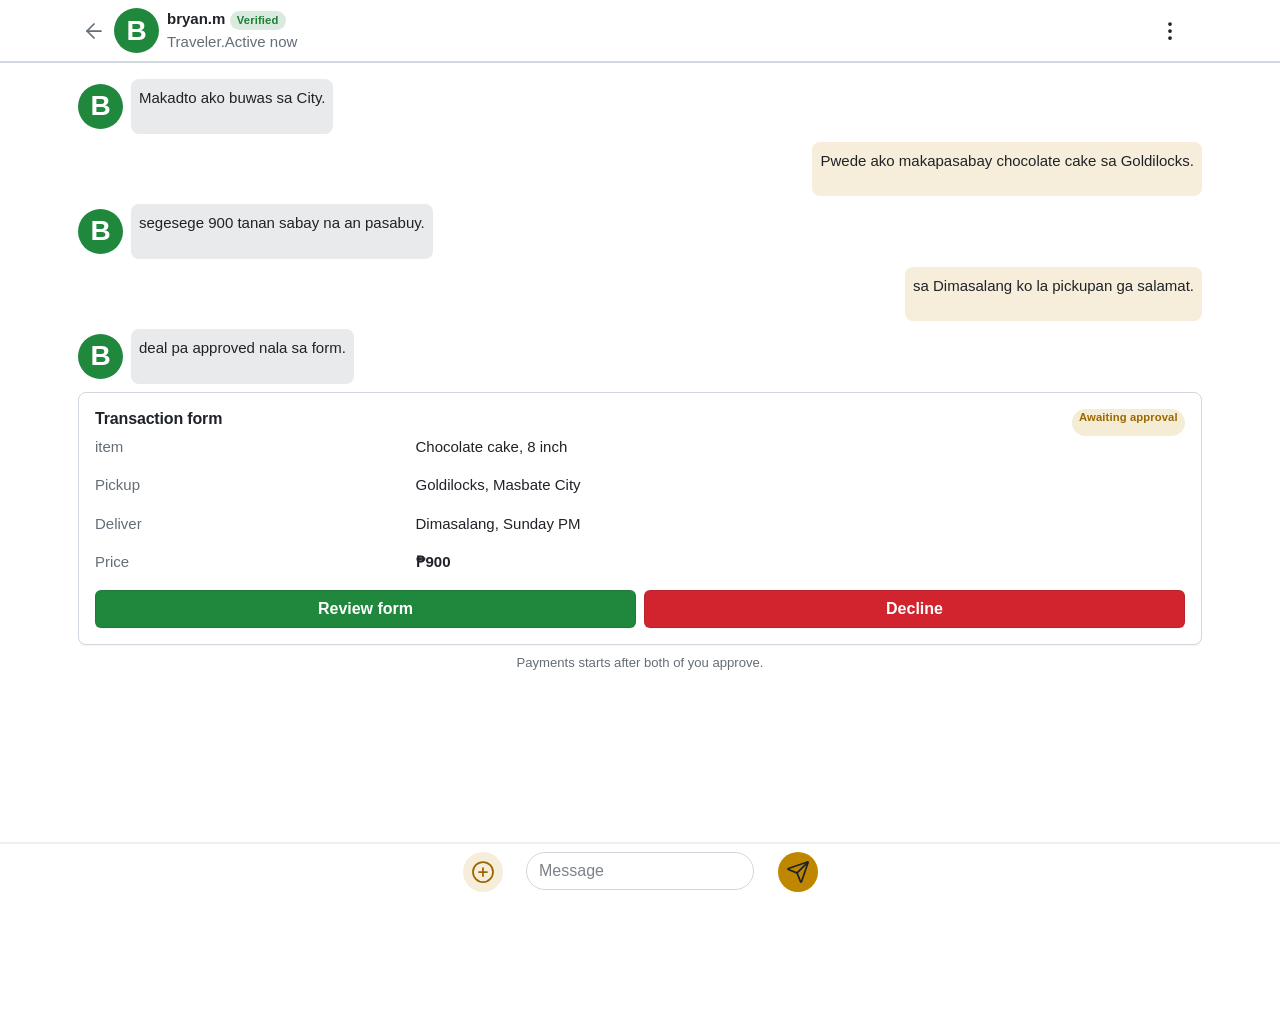
<file: conversation.html>
<!doctype html>
<html lang="en">
  <head>
    <meta charset="UTF-8" />
    <meta name="viewport" content="width=device-width, initial-scale=1.0" />
    <title>Message</title>

    <link rel="stylesheet" href="style.css" />
    <link rel="stylesheet" href="bootstrap/css/bootstrap.min.css" />
    <link rel="stylesheet" href="instagram-icons/icons.css" />
    <link rel="stylesheet" href="bootstrap/css/github-theme.css" />
  </head>
  <body class="bg-white">
    <nav
      class="navbar navbar-expand-lg bg-white text-black sticky-top"
      style="border-bottom: 2px solid rgba(128, 128, 128, 0.13)"
    >
      <div class="container">
        <div class="d-flex flex-row gap-2">
          <div class="d-flex align-items-center justify-content-center">
            <a href="message.html">
              <svg class="bi bi-md align-middle text-secondary">
                <use href="instagram-icons/sprite.svg#bi-arrow-left" />
              </svg>
            </a>
          </div>
          <div
            class="bg-primary rounded-circle d-flex align-items-center justify-content-center flex-shrink-0"
            style="width: 45px; height: 45px; object-fit: cover"
          >
            <h3 class="text-light fw-bold m-0">B</h3>
          </div>

          <div class="d-flex justify-content-between align-items-center w-100">
            <div class="d-flex flex-column">
              <p class="text-black fw-bold m-0">
                bryan.m
                <span
                  class="badge rounded-pill bg-success bg-opacity-25 text-success"
                  >Verified</span
                >
              </p>
              <p class="m-0 text-secondary">Traveler.Active now</p>
            </div>
          </div>
        </div>
        <ul class="navbar-nav">
          <div class="d-flex flex-row">
            <li class="nav-item px-2">
              <a href="#notification" class="nav-link text-black">
                <svg class="bi bi-md align-middle">
                  <use
                    href="instagram-icons/sprite.svg#bi-three-dots-vertical"
                  />
                </svg>
              </a>
            </li>
          </div>
        </ul>
      </div>
    </nav>

    <div class="container-fluid p-0">
      <div class="container p-0 min-vh-100">
        <div class="p-2">
          <div class="d-flex flex-row gap-2 align-items-center my-2">
            <div
              class="bg-primary rounded-circle d-flex align-items-center justify-content-center flex-shrink-0"
              style="width: 45px; height: 45px; object-fit: cover"
            >
              <h3 class="text-light fw-bold m-0">B</h3>
            </div>

            <div
              class="d-flex justify-content-between align-items-center bg-secondary bg-opacity-10 p-2 rounded-3"
            >
              <p>Makadto ako buwas sa City.</p>
            </div>
          </div>
          <div
            class="d-flex flex-row gap-2 align-items-center my-2 justify-content-end"
          >
            <div
              class="d-flex justify-content-between align-items-center bg-warning text-black bg-opacity-25 p-2 rounded-3"
              style="max-width: 75%"
            >
              <p>Pwede ako makapasabay chocolate cake sa Goldilocks.</p>
            </div>
          </div>

          <div class="d-flex flex-row gap-2 align-items-center my-2">
            <div
              class="bg-primary rounded-circle d-flex align-items-center justify-content-center flex-shrink-0"
              style="width: 45px; height: 45px; object-fit: cover"
            >
              <h3 class="text-light fw-bold m-0">B</h3>
            </div>

            <div
              class="d-flex justify-content-between align-items-center bg-secondary bg-opacity-10 p-2 rounded-3"
            >
              <p>segesege 900 tanan sabay na an pasabuy.</p>
            </div>
          </div>
          <div
            class="d-flex flex-row gap-2 align-items-center my-2 justify-content-end"
          >
            <div
              class="d-flex justify-content-between align-items-center bg-warning text-black bg-opacity-25 p-2 rounded-3"
              style="max-width: 75%"
            >
              <p>sa Dimasalang ko la pickupan ga salamat.</p>
            </div>
          </div>
          <div class="d-flex flex-row gap-2 align-items-center my-2">
            <div
              class="bg-primary rounded-circle d-flex align-items-center justify-content-center flex-shrink-0"
              style="width: 45px; height: 45px; object-fit: cover"
            >
              <h3 class="text-light fw-bold m-0">B</h3>
            </div>

            <div
              class="d-flex justify-content-between align-items-center bg-secondary bg-opacity-10 p-2 rounded-3"
            >
              <p>deal pa approved nala sa form.</p>
            </div>
          </div>

          <div class="card w-100">
            <div class="card-body">
              <div class="d-flex justify-content-between">
                <h6 class="fw-bold">Transaction form</h6>
                <span
                  class="badge rounded-pill bg-warning bg-opacity-25 text-warning align-middle"
                  >Awaiting approval</span
                >
              </div>
              <div class="d-flex flex-column">
                <div class="gap-5 d-flex">
                  <p class="text-secondary w-25">item</p>
                  <span class="text-black">Chocolate cake, 8 inch</span>
                </div>
                <div class="gap-5 d-flex">
                  <p class="text-secondary w-25">Pickup</p>
                  <span class="text-black">Goldilocks, Masbate City</span>
                </div>
                <div class="gap-5 d-flex">
                  <p class="text-secondary w-25">Deliver</p>
                  <span class="text-black">Dimasalang, Sunday PM</span>
                </div>
                <div class="gap-5 d-flex">
                  <p class="text-secondary w-25">Price</p>
                  <span class="text-black fw-bold">₱900</span>
                </div>
              </div>
              <div class="row g-2">
                <div class="col-6">
                  <button class="btn btn-warning w-100 fw-bold">
                    Review form
                  </button>
                </div>
                <div class="col-6">
                  <button class="btn btn-danger w-100 fw-bold">Decline</button>
                </div>
              </div>
            </div>
          </div>
          <div class="d-flex align-items-center justify-content-center my-2">
            <small class="text-secondary text-center"
              >Payments starts after both of you approve.</small
            >
          </div>
        </div>
      </div>

      <div
        class="offcanvas offcanvas-bottom rounded-top-4 h-75 px-2 py-2"
        tabindex="-1"
        id="TransactionForm"
      >
        <div class="offcanvas-header py-0">
          <div class="d-flex flex-row justify-content-between">
            <div class="d-flex flex-column">
              <h4 class="text-start">Create transaction form</h4>
              <small class="text-secondary"
                >Fill what you agreed on. Both of you must approve.</small
              >
            </div>
          </div>
          <button class="btn btn-close" data-bs-dismiss="offcanvas"></button>
        </div>
        <div class="offcanvas-body">
          <form action="" class="w-100">
            <div class="mb-1">
              <p class="form-label text-start m-0">Item</p>
              <input type="text" name="" id="" class="form-control" />
            </div>
            <div class="mb-1 d-flex gap-2">
              <div class="w-50">
                <p class="form-label text-start m-0">Quantity</p>
                <input type="text" name="" id="" class="form-control" />
              </div>
              <div class="w-50">
                <div class="">
                  <p class="form-label text-start m-0">Price(₱)</p>
                  <input type="text" name="" id="" class="form-control" />
                </div>
              </div>
            </div>
            <div class="mb-1">
              <p class="form-label text-start m-0">Pickup place</p>
              <input type="text" name="" id="" class="form-control" />
            </div>
            <div class="mb-1 d-flex gap-2 w-100">
              <div class="w-50">
                <p class="form-label text-start m-0">Deliver to</p>
                <input type="text" name="" id="" class="form-control" />
              </div>
              <div class="w-50">
                <div>
                  <p class="form-label text-start m-0">Date and time</p>
                  <input type="text" name="" id="" class="form-control" />
                </div>
              </div>
            </div>
          </form>
        </div>
        <div class="d-flex justify-content-center">
          <div>
            <small class="text-success fw-bold"
              >Only verified users can approve this form</small
            >
            <button class="btn btn-warning w-100 mt-2" type="submit">
              Send for approval
            </button>
          </div>
        </div>
      </div>

      <nav
        class="navbar navbar-expand-lg bg-white sticky-bottom py-2"
        style="border-top: 2px solid rgba(128, 128, 128, 0.13)"
      >
        <div class="container d-flex align-items-center justify-content-center">
          <ul class="navbar-nav">
            <div class="row">
              <div class="col-2">
                <li
                  class="nav-item bg-warning bg-opacity-25 rounded-circle"
                  style="width: 40px; height: 40px"
                >
                  <a
                    href="index.html"
                    class="nav-link text-warning d-flex flex-column justify-content-center align-items-center"
                    data-bs-toggle="offcanvas"
                    data-bs-target="#TransactionForm"
                  >
                    <svg class="bi bi-md align-middle">
                      <use href="instagram-icons/sprite.svg#bi-plus-circle" />
                    </svg>
                  </a>
                </li>
              </div>

              <div class="col-8">
                <input
                  type="text"
                  placeholder="Message"
                  class="form-control rounded-5 w-100"
                />
              </div>

              <div class="col-2">
                <li
                  class="nav-item bg-warning rounded-circle"
                  style="width: 40px; height: 40px"
                >
                  <a
                    href="profile.html"
                    class="nav-link text-black d-flex flex-column justify-content-center align-items-center"
                    type="button"
                  >
                    <svg class="bi bi-md align-middle">
                      <use href="instagram-icons/sprite.svg#bi-send" />
                    </svg>
                  </a>
                </li>
              </div>
            </div>
          </ul>
        </div>
      </nav>
    </div>

    <script src="bootstrap/js/bootstrap.bundle.min.js"></script>
  </body>
</html>
</file>
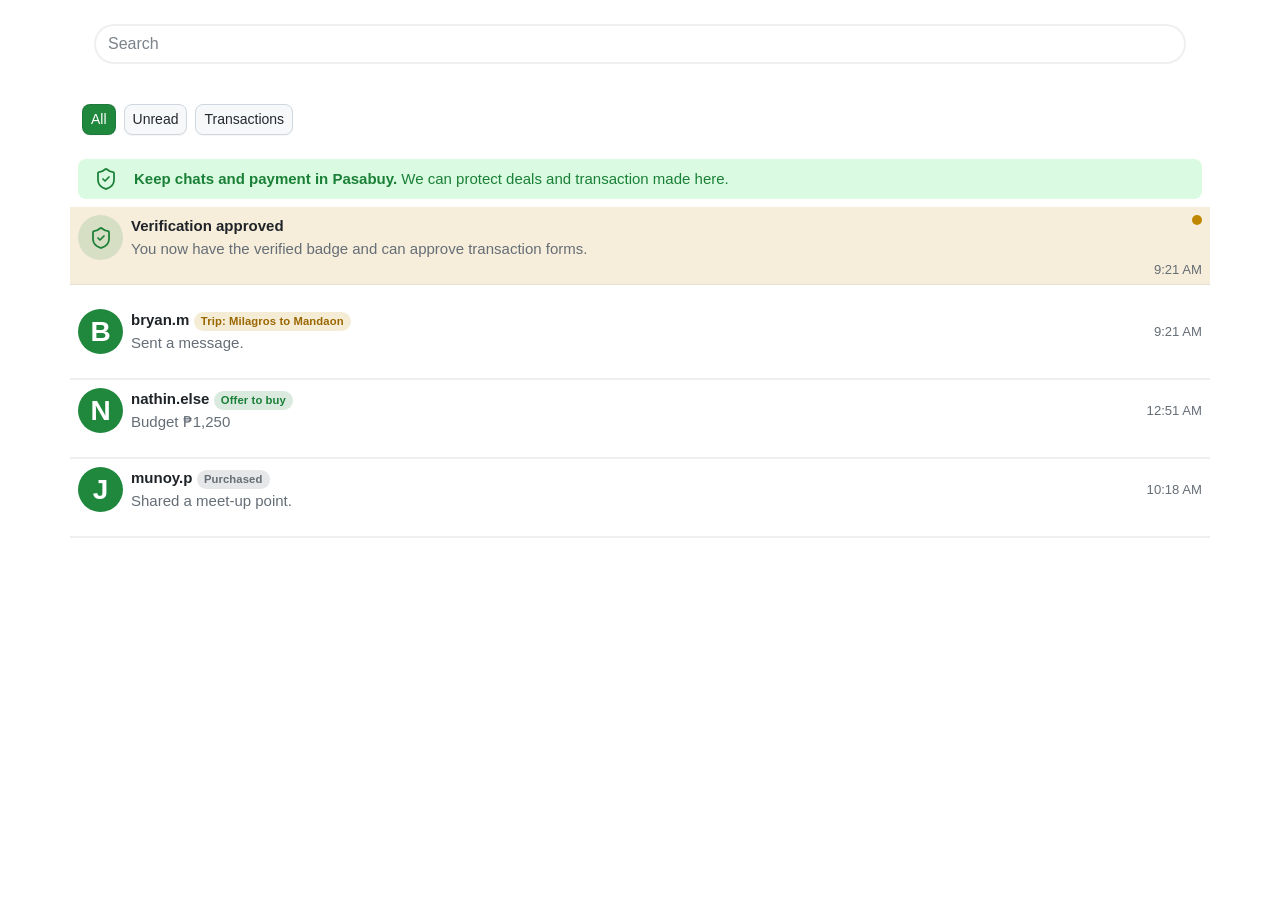
<file: message.html>
<!doctype html>
<html lang="en">
  <head>
    <meta charset="UTF-8" />
    <meta name="viewport" content="width=device-width, initial-scale=1.0" />
    <title>Message</title>

    <link rel="stylesheet" href="style.css" />
    <link rel="stylesheet" href="bootstrap/css/bootstrap.min.css" />
    <link rel="stylesheet" href="instagram-icons/icons.css" />
    <link rel="stylesheet" href="bootstrap/css/github-theme.css" />
  </head>
  <body class="bg-white">
    <nav
      class="navbar navbar-expand-lg bg-white text-black d-lg-none sticky-top"
      style="border-bottom: 2px solid rgba(128, 128, 128, 0.13)"
    >
      <div class="container">
        <h3 class="fw-bold p-2 navbar-brand text-black">
          Messages <span class="text-warning">.</span>
        </h3>
        <ul class="navbar-nav">
          <div class="d-flex flex-row">
            <li class="nav-item px-2">
              <a href="#notification" class="nav-link text-black">
                <svg class="bi bi-md align-middle">
                  <use href="instagram-icons/sprite.svg#bi-camera" />
                </svg>
              </a>
            </li>
            <li class="nav-item px-2">
              <a href="message.html" class="nav-link text-black">
                <svg class="bi bi-md align-middle">
                  <use href="instagram-icons/sprite.svg#bi-send" />
                </svg>
              </a>
            </li>
          </div>
        </ul>
      </div>
    </nav>

    <div class="container-fluid p-0">
      <div class="container p-0 min-vh-100">
        <div class="p-4">
          <input
            id="search"
            type="search"
            placeholder="Search"
            class="form-control bg-opacity-25 rounded-5"
            style="border: 2px solid rgba(128, 128, 128, 0.13)"
          />
        </div>

        <div class="row gap-2 w-100 px-4 my-3">
          <a class="btn btn-dark btn-sm col-auto rounded-3"> All </a>
          <a class="col-auto btn btn-outline-dark btn-sm rounded-3"> Unread </a>
          <a class="col-auto btn btn-outline-dark btn-sm rounded-3">
            Transactions
          </a>
        </div>
        <div class="p-2">
          <div
            class="rounded-3 px-3 py-2 d-flex bg-success-subtle align-items-center justify-content-start gap-3"
          >
            <svg class="bi bi-md align-middle text-success">
              <use href="instagram-icons/sprite.svg#bi-shield-check" />
            </svg>
            <div class="d-flex flex-column">
              <p class="text-success fw-bold m-0">
                Keep chats and payment in Pasabuy.
                <span class="text-success fw-normal m-0"
                  >We can protect deals and transaction made here.</span
                >
              </p>
            </div>
          </div>
        </div>

        <div
          class="d-flex flex-column gap-3 h-100 position-relative bg-warning px-2 bg-opacity-10 py-2 w-100"
          style="border-bottom: 1px solid rgba(128, 128, 128, 0.13)"
        >
          <div class="d-flex flex-row gap-2">
            <div
              class="bg-success bg-opacity-25 rounded-circle d-flex align-items-center justify-content-center flex-shrink-0"
              style="width: 45px; height: 45px; object-fit: cover"
            >
              <svg class="bi bi-md align-middle text-success">
                <use href="instagram-icons/sprite.svg#bi-shield-check" />
              </svg>
            </div>

            <div
              class="d-flex justify-content-between align-items-center w-100 position-relative"
            >
              <div class="d-flex flex-column">
                <p class="text-black fw-bold m-0">Verification approved</p>
                <p class="m-0 text-secondary">
                  You now have the verified badge and can approve transaction
                  forms.
                </p>
              </div>
              <div>
                <small class="text-secondary position-absolute top-100 end-0"
                  >9:21 AM</small
                >
                <p
                  class="bg-warning rounded-5 position-absolute top-0 end-0"
                  style="width: 10px; height: 10px"
                ></p>
              </div>
            </div>
          </div>
          <div></div>
        </div>
        <div
          class="d-flex flex-column gap-3 mt-3 bg-white p-2 w-100"
          style="border-bottom: 2px solid rgba(128, 128, 128, 0.13)"
        >
          <a href="conversation.html" class="nav-link">
            <div class="d-flex flex-row gap-2">
              <div
                class="bg-primary rounded-circle d-flex align-items-center justify-content-center flex-shrink-0"
                style="width: 45px; height: 45px; object-fit: cover"
              >
                <h3 class="text-light fw-bold m-0">B</h3>
              </div>

              <div
                class="d-flex justify-content-between align-items-center w-100"
              >
                <div class="d-flex flex-column">
                  <p class="text-black fw-bold m-0">
                    bryan.m
                    <span
                      class="badge rounded-pill bg-warning bg-opacity-25 text-warning"
                      >Trip: Milagros to Mandaon</span
                    >
                  </p>
                  <p class="m-0 text-secondary">Sent a message.</p>
                </div>
                <small class="text-secondary">9:21 AM</small>
              </div>
            </div>
          </a>
          <div></div>
        </div>
        <a href="conversation.html" class="nav-link">
          <div
            class="d-flex flex-column gap-3 bg-white p-2 w-100"
            style="border-bottom: 2px solid rgba(128, 128, 128, 0.13)"
          >
            <div class="d-flex flex-row gap-2">
              <div
                class="bg-primary rounded-circle d-flex align-items-center justify-content-center flex-shrink-0"
                style="width: 45px; height: 45px; object-fit: cover"
              >
                <h3 class="text-light fw-bold m-0">N</h3>
              </div>

              <div
                class="d-flex justify-content-between align-items-center w-100"
              >
                <div class="d-flex flex-column">
                  <p class="text-black fw-bold m-0">
                    nathin.else
                    <span
                      class="badge rounded-pill bg-success bg-opacity-25 text-success"
                      >Offer to buy</span
                    >
                  </p>
                  <p class="m-0 text-secondary">Budget ₱1,250</p>
                </div>
                <small class="text-secondary">12:51 AM</small>
              </div>
            </div>
            <div></div>
          </div>
        </a>
        <a href="conversation.html" class="nav-link">
          <div
            class="d-flex flex-column gap-3 bg-white p-2 w-100"
            style="border-bottom: 2px solid rgba(128, 128, 128, 0.13)"
          >
            <div class="d-flex flex-row gap-2">
              <div
                class="bg-primary rounded-circle d-flex align-items-center justify-content-center flex-shrink-0"
                style="width: 45px; height: 45px; object-fit: cover"
              >
                <h3 class="text-light fw-bold m-0">J</h3>
              </div>

              <div
                class="d-flex justify-content-between align-items-center w-100"
              >
                <div class="d-flex flex-column">
                  <p class="text-black fw-bold m-0">
                    munoy.p
                    <span
                      class="badge rounded-pill bg-secondary bg-opacity-25 text-secondary"
                      >Purchased</span
                    >
                  </p>
                  <p class="m-0 text-secondary">Shared a meet-up point.</p>
                </div>
                <small class="text-secondary">10:18 AM</small>
              </div>
            </div>
            <div></div>
          </div>
        </a>
      </div>

      <div
        class="offcanvas offcanvas-bottom d-lg-none h-50 p-1 bg-white d-flex flex-column rounded-top-4"
        tabindex="-1"
        id="SearchCanvas"
        style="backdrop-filter: blur(3px)"
      >
        <div class="offcanvas-header d-flex justify-content-between">
          <h1 class="fw-bold navbar-brand text-black">
            Search <span class="text-warning">.</span>
          </h1>
          <button
            class="btn btn-close"
            type="button"
            data-bs-dismiss="offcanvas"
          ></button>
        </div>
        <div class="offcanvas-body">
          <input
            id="search"
            type="search"
            placeholder="Search"
            class="form-control rounded-5 mb-3"
            style="border: 2px solid rgba(128, 128, 128, 0.13)"
          />

          <div class="d-flex justify-content-between mb-2 align-items-center">
            <h6>Recent searches</h6>
            <button class="btn text-warning btn-sm rounded-4">Clear all</button>
          </div>
          <div class="row g-2 mb-3">
            <div class="col-12 d-flex justify-content-between">
              <div class="d-flex gap-2">
                <svg class="bi bi-md align-middle text-secondary">
                  <use href="instagram-icons/sprite.svg#bi-clock" />
                </svg>
                Goldilocks cake Masbate City
              </div>
              <button class="btn btn-close"></button>
            </div>
            <div class="col-12 d-flex justify-content-between">
              <div class="d-flex gap-2">
                <svg class="bi bi-md align-middle text-secondary">
                  <use href="instagram-icons/sprite.svg#bi-clock" />
                </svg>
                Traveler to Cataingan
              </div>
              <button class="btn btn-close"></button>
            </div>
            <div class="col-12 d-flex justify-content-between">
              <div class="d-flex gap-2">
                <svg class="bi bi-md align-middle text-secondary">
                  <use href="instagram-icons/sprite.svg#bi-clock" />
                </svg>
                Pandesal Dimasalang
              </div>
              <button class="btn btn-close"></button>
            </div>
          </div>
          <h6>Popular destinatinons</h6>
          <div class="row g-1">
            <div class="col-auto">
              <a href="" class="btn btn-dark btn-sm rounded-5">
                <svg class="bi bi-md align-middle">
                  <use href="instagram-icons/sprite.svg#bi-geo-alt" />
                </svg>
                Masbate City
              </a>
            </div>
            <div class="col-auto">
              <a href="" class="btn btn-dark btn-sm rounded-5">
                <svg class="bi bi-md align-middle">
                  <use href="instagram-icons/sprite.svg#bi-geo-alt" />
                </svg>
                Dimasalang
              </a>
            </div>
            <div class="col-auto">
              <a href="" class="btn btn-dark btn-sm rounded-5">
                <svg class="bi bi-md align-middle">
                  <use href="instagram-icons/sprite.svg#bi-geo-alt" />
                </svg>
                Mandaon
              </a>
            </div>
            <div class="col-auto">
              <a href="" class="btn btn-dark btn-sm rounded-5">
                <svg class="bi bi-md align-middle">
                  <use href="instagram-icons/sprite.svg#bi-geo-alt" />
                </svg>
                Cataingan
              </a>
            </div>
            <div class="col-auto">
              <a href="" class="btn btn-dark btn-sm rounded-5">
                <svg class="bi bi-md align-middle">
                  <use href="instagram-icons/sprite.svg#bi-geo-alt" />
                </svg>
                Balud
              </a>
            </div>
          </div>
        </div>
      </div>
      <div
        class="p-3 offcanvas offcanvas-bottom d-lg-none bg-white rounded-top-4"
        id="CartCanvas"
        style="backdrop-filter: blur(6px)"
      >
        <div class="d-flex flex-column j">
          <div class="d-flex justify-content-between">
            <h5 class="text-black">
              Active transaction
              <span
                class="badge rounded-pill text-warning bg-warning bg-opacity-25 align-middle"
                >Payment held</span
              >
            </h5>

            <button
              class="btn btn-close"
              type="button"
              data-bs-dismiss="offcanvas"
            ></button>
          </div>
          <h5 class="text-black">Seiko Watch from Mandaon</h5>
          <p class="text-dark-emphasis">with Dan A. Mandaon to Dimasalang</p>
        </div>
        <div class="offcanvas-body" tabindex="-1" id="CartCanvas">
          <div class="row g-1 text-center">
            <div class="col-3">
              <div class="progress" style="height: 5px">
                <div class="progress-bar bg-success" style="width: 100%"></div>
              </div>
              <small class="text-dark-emphasis">Approved</small>
            </div>
            <div class="col-3 text-center">
              <div class="progress" style="height: 5px">
                <div class="progress-bar bg-success" style="width: 100%"></div>
              </div>
              <small class="text-dark-emphasis">Paid</small>
            </div>
            <div class="col-3 text-center">
              <div class="progress" style="height: 5px">
                <div class="progress-bar bg-warning" style="width: 100%"></div>
              </div>
              <small class="text-warning">Purchased</small>
            </div>
            <div class="col-3 text-center">
              <div class="progress" style="height: 5px">
                <div class="progress-bar bg-dark" style="width: 100%"></div>
              </div>
              <small class="text-dark-emphasis">Delivered</small>
            </div>
          </div>
        </div>
      </div>
      <div class="offcanvas offcanvas-bottom h-50 rounded-top-4" id="post">
        <div class="offcanvas-header">
          <div
            class="d-flex flex-column justify-content-start align-items-start"
          >
            <h4>What do you want to post?</h4>
            <small class="text-secondary"
              >Pick one.You can change it later.</small
            >
          </div>
          <button class="btn btn-close" data-bs-dismiss="offcanvas"></button>
        </div>
        <div class="offcanvas-body">
          <button
            type="button"
            data-bs-target="#RequestItem"
            data-bs-toggle="offcanvas"
            class="card w-100 mb-3"
          >
            <div class="d-flex p-3 py-3 gap-3">
              <div
                class="rounded-4 bg-primary bg-opacity-25 d-flex align-items-center justify-content-center"
                style="width: 40px; height: 40px"
              >
                <svg class="bi bi-md align-middle text-primary">
                  <use href="instagram-icons/sprite.svg#bi-bag" />
                </svg>
              </div>
              <div
                class="d-flex flex-column justify-content-start align-items-start"
              >
                <h6 class="m-0">Request an item</h6>
                <small class="text-secondary m-0"
                  >I need something bought and delivered</small
                >
              </div>
            </div>
          </button>
          <button
            type="button"
            data-bs-target="#PostTrip"
            data-bs-toggle="offcanvas"
            class="card w-100"
          >
            <div class="d-flex p-3 py-3 gap-3">
              <div
                class="rounded-4 bg-warning bg-opacity-25 d-flex align-items-center justify-content-center"
                style="width: 40px; height: 40px"
              >
                <svg class="bi bi-md align-middle text-warning">
                  <use href="instagram-icons/sprite.svg#bi-geo-alt" />
                </svg>
              </div>
              <div
                class="d-flex flex-column align-items-start justify-content-start"
              >
                <h6 class="m-0">Post a trip</h6>
                <small class="text-secondary m-0 text-start"
                  >I'm going somewhere and can carry things</small
                >
              </div>
            </div>
          </button>
        </div>
      </div>
      <div class="offcanvas offcanvas-bottom h-75 rounded-4" id="PostTrip">
        <div class="offcanvas-header">
          <h6>Post a trip</h6>
          <button class="btn btn-close" data-bs-dismiss="offcanvas"></button>
        </div>
        <div class="offcanvas-body">
          <div
            class="d-flex align-items-center justify-content-center flex-column"
          >
            <div
              class="bg-secondary bg-opacity-10 rounded-4 d-flex justify-content-center align-items-center mb-1"
              style="width: 100px; height: 100px"
            >
              <svg class="bi bi-lg align-middle text-secondary align-middle">
                <use href="instagram-icons/sprite.svg#bi-camera" />
              </svg>
            </div>
            <h6 class="text-secondary">Upload photo</h6>
          </div>
          <form>
            <div class="mb-2">
              <label for="" class="form-label">Caption</label>
              <input type="text" class="form-control" style="height: 100px" />
            </div>
            <div class="mb-2">
              <label for="" class="form-label">Location</label>
              <input type="text" class="form-control" />
            </div>
            <div class="mb-2">
              <label for="" class="form-label">Service fee(₱)</label>
              <input type="text" class="form-control" />
            </div>
            <div class="mb-2 d-flex gap-2 w-100">
              <div class="w-100">
                <label for="" class="form-label">Space left</label>
                <input type="text" class="form-control w-100" />
              </div>
              <div class="w-100">
                <label for="" class="form-label">Return</label>
                <input type="text" class="form-control w-100" />
              </div>
            </div>
            <div
              class="p-2 mt-5 d-flex flex-column"
              style="border-top: 1px solid rgba(128, 128, 128, 0.568)"
            >
              <div class="d-flex justify-content-between mb-1">
                <small class="text-secondary"
                  >Trip from Dimasalang to Masbate City</small
                >
                <small class="text-black fw-bold">Held safely</small>
              </div>
              <button
                class="btn btn-primary w-100"
                type="button"
                data-bs-target="#TripConfirmed"
                data-bs-toggle="offcanvas"
              >
                Post a trip
              </button>
            </div>
          </form>
        </div>
      </div>
      <div class="offcanvas offcanvas-bottom h-75 rounded-4" id="RequestItem">
        <div class="offcanvas-header">
          <h6>Post a trip</h6>
          <button class="btn btn-close" data-bs-dismiss="offcanvas"></button>
        </div>
        <div class="offcanvas-body">
          <div
            class="d-flex align-items-center justify-content-center flex-column"
          >
            <div
              class="bg-secondary bg-opacity-10 rounded-4 d-flex justify-content-center align-items-center mb-1"
              style="width: 100px; height: 100px"
            >
              <svg class="bi bi-lg align-middle text-secondary align-middle">
                <use href="instagram-icons/sprite.svg#bi-camera" />
              </svg>
            </div>
            <h6 class="text-secondary">Upload photo</h6>
          </div>
          <form>
            <div class="mb-2">
              <label for="" class="form-label">Caption</label>
              <input type="text" class="form-control" style="height: 100px" />
            </div>
            <div class="mb-2">
              <label for="" class="form-label">Where to buy it?</label>
              <input type="text" class="form-control" />
            </div>
            <div class="mb-2">
              <label for="" class="form-label">Deliver to</label>
              <input type="text" class="form-control" />
            </div>

            <div class="mb-2 d-flex gap-2 w-100">
              <div class="w-100">
                <label for="" class="form-label">Budget(₱)</label>
                <input type="text" class="form-control w-100" />
              </div>
              <div class="w-100">
                <label for="" class="form-label">Needed by</label>
                <input type="text" class="form-control w-100" />
              </div>
            </div>
            <div
              class="p-2 mt-5 d-flex flex-column"
              style="border-top: 1px solid rgba(128, 128, 128, 0.568)"
            >
              <div class="d-flex justify-content-between mb-1">
                <small class="text-secondary"
                  >Budget ₱900 + servie fee (set by traveler)
                </small>
                <small class="text-black fw-bold">Held safely</small>
              </div>
              <button
                class="btn btn-primary w-100"
                type="button"
                data-bs-target="#RequestConfirmed"
                data-bs-toggle="offcanvas"
              >
                Post request
              </button>
            </div>
          </form>
        </div>
      </div>
      <div class="offcanvas offcanvas-bottom h-50" id="RequestConfirmed">
        <div class="offcanvas-header">
          <button class="btn btn-close" data-bs-dismiss="offcanvas"></button>
        </div>
        <div class="offcanvas-body">
          <div
            class="d-flex flex-column justify-content-center align-items-center w-100"
          >
            <div
              class="rounded-circle bg-primary bg-opacity-25 d-flex justify-content-center align-items-center mb-2"
              style="width: 40px; height: 40px"
            >
              <svg class="bi bi-lg align-middle text-primary align-middle">
                <use href="instagram-icons/sprite.svg#bi-check-circle" />
              </svg>
            </div>
            <h3 class="mb-1">Request posted</h3>
            <small class="text-secondary"
              >Travelers heading to Dimasalang will be notified.</small
            >
            <small class="text-secondary"
              >You'll get a message when someone offers.</small
            >
            <div class="mt-5 w-100">
              <button class="btn btn-primary mb-1 w-100">See offers</button>
              <button class="btn btn-outline-secondary mb-1 w-100">
                Share post
              </button>
            </div>
          </div>
        </div>
      </div>
      <div class="offcanvas offcanvas-bottom h-50" id="TripConfirmed">
        <div class="offcanvas-header">
          <button class="btn btn-close" data-bs-dismiss="offcanvas"></button>
        </div>
        <div class="offcanvas-body">
          <div
            class="d-flex flex-column justify-content-center align-items-center w-100"
          >
            <div
              class="rounded-circle bg-primary bg-opacity-25 d-flex justify-content-center align-items-center mb-2"
              style="width: 40px; height: 40px"
            >
              <svg class="bi bi-lg align-middle text-primary align-middle">
                <use href="instagram-icons/sprite.svg#bi-check-circle" />
              </svg>
            </div>
            <h3 class="mb-1">Trip posted</h3>
            <small class="text-secondary"
              >Requesters heading to Dimasalang will be notified.</small
            >
            <small class="text-secondary"
              >You'll get a message when someone offers.</small
            >
            <div class="mt-5 w-100">
              <button class="btn btn-primary mb-1 w-100">See offers</button>
              <button class="btn btn-outline-secondary mb-1 w-100">
                Share post
              </button>
            </div>
          </div>
        </div>
      </div>
      <nav
        class="navbar navbar-expand-lg bg-white sticky-bottom d-lg-none py-0"
        style="border-top: 2px solid rgba(128, 128, 128, 0.13)"
      >
        <div class="container">
          <ul class="navbar-nav w-100">
            <div class="d-flex justify-content-around align-items-center">
              <li class="nav-item">
                <a
                  href="lg-home.html"
                  class="nav-link text-secondary d-flex flex-column justify-content-center align-items-center"
                >
                  <svg class="bi bi-md align-middle">
                    <use href="instagram-icons/sprite.svg#bi-house-door" />
                  </svg>
                  <span><small>Home</small></span>
                </a>
              </li>

              <li class="nav-item">
                <a
                  href="#search"
                  class="nav-link text-secondary d-flex flex-column justify-content-center align-items-center"
                  data-bs-target="#SearchCanvas"
                  data-bs-toggle="offcanvas"
                >
                  <svg class="bi bi-md align-middle">
                    <use href="instagram-icons/sprite.svg#bi-search" />
                  </svg>
                  <span><small>Search</small></span>
                </a>
              </li>

              <li
                class="nav-item d-flex align-items-center justify-content-center bg-warning-subtle rounded-4"
                style="width: 50px; height: 50px"
              >
                <button
                  type="button"
                  data-bs-target="#post"
                  data-bs-toggle="offcanvas"
                  class="nav-link text-warning d-flex flex-column justify-content-center align-items-center"
                >
                  <svg class="bi bi-lg align-middle">
                    <use href="instagram-icons/sprite.svg#bi-plus-square" />
                  </svg>
                </button>
              </li>

              <li class="nav-item">
                <a
                  href="#cart"
                  class="nav-link text-secondary d-flex flex-column justify-content-center align-items-center"
                  type="button"
                  data-bs-toggle="offcanvas"
                  data-bs-target="#CartCanvas"
                >
                  <svg class="bi bi-md align-middle">
                    <use href="instagram-icons/sprite.svg#bi-bag" />
                  </svg>
                  <span><small>Activity</small></span>
                </a>
              </li>

              <li class="nav-item">
                <a
                  href="profile.html"
                  class="nav-link text-secondary d-flex flex-column justify-content-center align-items-center"
                  type="button"
                >
                  <svg class="bi bi-md align-middle">
                    <use href="instagram-icons/sprite.svg#bi-person-circle" />
                  </svg>
                  <span><small>Profile</small></span>
                </a>
              </li>
            </div>
          </ul>
        </div>
      </nav>
    </div>

    <script src="bootstrap/js/bootstrap.bundle.min.js"></script>
  </body>
</html>
</file>
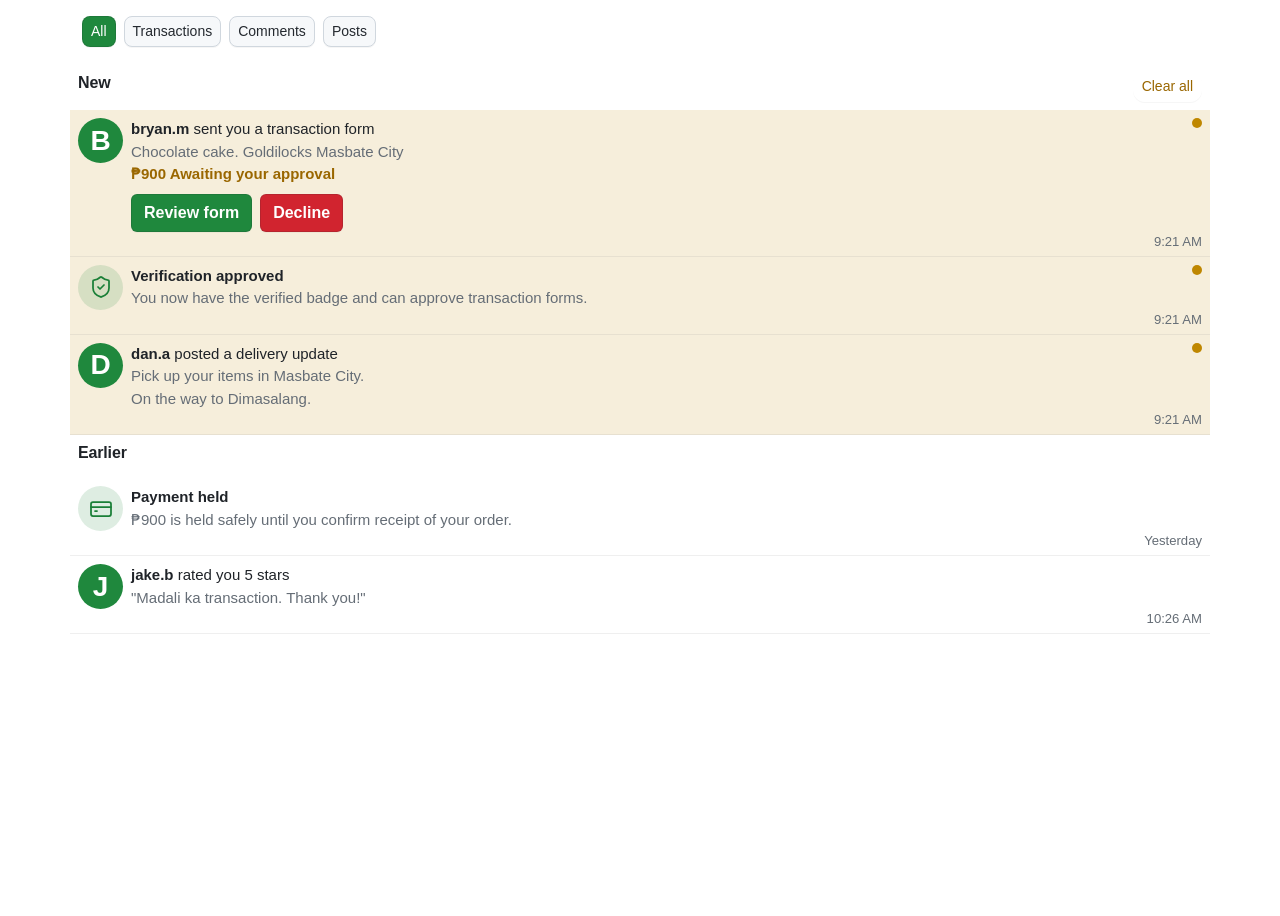
<file: notification.html>
<!doctype html>
<html lang="en">
  <head>
    <meta charset="UTF-8" />
    <meta name="viewport" content="width=device-width, initial-scale=1.0" />
    <title>Message</title>

    <link rel="stylesheet" href="style.css" />
    <link rel="stylesheet" href="bootstrap/css/bootstrap.min.css" />
    <link rel="stylesheet" href="instagram-icons/icons.css" />
    <link rel="stylesheet" href="bootstrap/css/github-theme.css" />
  </head>
  <body class="bg-white">
    <nav
      class="navbar navbar-expand-lg bg-white text-black d-lg-none sticky-top"
      style="border-bottom: 2px solid rgba(128, 128, 128, 0.13)"
    >
      <div class="container">
        <h3 class="fw-bold p-2 navbar-brand text-black">
          Notifications <span class="text-warning">.</span>
        </h3>
        <ul class="navbar-nav">
          <div class="d-flex flex-row">
            <li class="nav-item px-2">
              <a href="#notification" class="nav-link text-black">
                <svg class="bi bi-md align-middle">
                  <use href="instagram-icons/sprite.svg#bi-bell" />
                </svg>
              </a>
            </li>
            <li class="nav-item px-2">
              <a href="message.html" class="nav-link text-black">
                <svg class="bi bi-md align-middle">
                  <use href="instagram-icons/sprite.svg#bi-chat" />
                </svg>
              </a>
            </li>
          </div>
        </ul>
      </div>
    </nav>

    <div class="container-fluid p-0">
      <div class="container min-vh-100 w-100 p-0">
        <div class="row gap-2 w-100 px-4 my-3">
          <a class="btn btn-dark btn-sm col-auto rounded-3"> All </a>
          <a class="col-auto btn btn-outline-dark btn-sm rounded-3">
            Transactions
          </a>
          <a class="col-auto btn btn-outline-dark btn-sm rounded-3">
            Comments
          </a>
          <a class="col-auto btn btn-outline-dark btn-sm rounded-3"> Posts </a>
        </div>
        <div class="d-flex justify-content-between p-2 align-items-center">
          <h6 class="fw-bold">New</h6>
          <button class="btn text-warning btn-sm rounded-4">Clear all</button>
        </div>
        <div
          class="d-flex flex-column gap-3 bg-warning px-2 bg-opacity-10 py-2 w-100"
          style="border-bottom: 1px solid rgba(128, 128, 128, 0.13)"
        >
          <div class="d-flex flex-row gap-2">
            <div
              class="bg-primary rounded-circle d-flex align-items-center justify-content-center flex-shrink-0"
              style="width: 45px; height: 45px; object-fit: cover"
            >
              <h3 class="text-light fw-bold m-0">B</h3>
            </div>

            <div
              class="d-flex justify-content-between align-items-center w-100 position-relative"
            >
              <div class="d-flex flex-column">
                <p class="text-black fw-bold m-0">
                  bryan.m
                  <span class="fw-normal">sent you a transaction form</span>
                </p>
                <p class="m-0 text-secondary">
                  Chocolate cake. Goldilocks Masbate City
                </p>
                <p class="fw-semibold text-warning mb-2">
                  ₱900 Awaiting your approval
                </p>
                <div class="row g-2">
                  <div class="col-auto">
                    <button class="btn btn-warning fw-bold">Review form</button>
                  </div>
                  <div class="col-auto">
                    <button class="btn btn-danger fw-bold">Decline</button>
                  </div>
                </div>
              </div>
              <div>
                <small class="text-secondary position-absolute top-100 end-0"
                  >9:21 AM</small
                >
                <p
                  class="bg-warning rounded-5 position-absolute top-0 end-0"
                  style="width: 10px; height: 10px"
                ></p>
              </div>
            </div>
          </div>
          <div></div>
        </div>
        <div
          class="d-flex flex-column gap-3 h-100 position-relative bg-warning px-2 bg-opacity-10 py-2 w-100"
          style="border-bottom: 1px solid rgba(128, 128, 128, 0.13)"
        >
          <div class="d-flex flex-row gap-2">
            <div
              class="bg-success bg-opacity-25 rounded-circle d-flex align-items-center justify-content-center flex-shrink-0"
              style="width: 45px; height: 45px; object-fit: cover"
            >
              <svg class="bi bi-md align-middle text-success">
                <use href="instagram-icons/sprite.svg#bi-shield-check" />
              </svg>
            </div>

            <div
              class="d-flex justify-content-between align-items-center w-100 position-relative"
            >
              <div class="d-flex flex-column">
                <p class="text-black fw-bold m-0">Verification approved</p>
                <p class="m-0 text-secondary">
                  You now have the verified badge and can approve transaction
                  forms.
                </p>
              </div>
              <div>
                <small class="text-secondary position-absolute top-100 end-0"
                  >9:21 AM</small
                >
                <p
                  class="bg-warning rounded-5 position-absolute top-0 end-0"
                  style="width: 10px; height: 10px"
                ></p>
              </div>
            </div>
          </div>
          <div></div>
        </div>
        <div
          class="d-flex flex-column gap-3 bg-warning px-2 bg-opacity-10 py-2 w-100"
          style="border-bottom: 1px solid rgba(128, 128, 128, 0.13)"
        >
          <div class="d-flex flex-row gap-2">
            <div
              class="bg-primary rounded-circle d-flex align-items-center justify-content-center flex-shrink-0"
              style="width: 45px; height: 45px; object-fit: cover"
            >
              <h3 class="text-light fw-bold m-0">D</h3>
            </div>

            <div
              class="d-flex justify-content-between align-items-center w-100 position-relative"
            >
              <div class="d-flex flex-column">
                <p class="text-black fw-bold m-0">
                  dan.a <span class="fw-normal">posted a delivery update</span>
                </p>
                <p class="m-0 text-secondary">
                  Pick up your items in Masbate City.
                </p>
                <p class="m-0 text-secondary">On the way to Dimasalang.</p>
              </div>
              <div>
                <small class="text-secondary position-absolute top-100 end-0"
                  >9:21 AM</small
                >
                <p
                  class="bg-warning rounded-5 position-absolute top-0 end-0"
                  style="width: 10px; height: 10px"
                ></p>
              </div>
            </div>
          </div>
          <div></div>
        </div>

        <h6 class="fw-bold p-2">Earlier</h6>

        <div
          class="d-flex flex-column gap-3 p-2 w-100"
          style="border-bottom: 1px solid rgba(128, 128, 128, 0.13)"
        >
          <div class="d-flex flex-row gap-2">
            <div
              class="bg-success bg-opacity-25 rounded-circle d-flex align-items-center justify-content-center flex-shrink-0"
              style="width: 45px; height: 45px; object-fit: cover"
            >
              <svg class="bi bi-md align-middle text-success">
                <use href="instagram-icons/sprite.svg#bi-credit-card" />
              </svg>
            </div>

            <div
              class="d-flex justify-content-between align-items-center w-100 position-relative gap-2"
            >
              <div class="d-flex flex-column">
                <p class="text-black fw-bold m-0">Payment held</p>
                <p class="m-0 text-secondary">
                  ₱900 is held safely until you confirm receipt of your order.
                </p>
              </div>
              <div>
                <small class="text-secondary position-absolute top-100 end-0"
                  >Yesterday</small
                >
              </div>
            </div>
          </div>
          <div></div>
        </div>

        <div
          class="d-flex flex-column gap-3 p-2 w-100"
          style="border-bottom: 1px solid rgba(128, 128, 128, 0.13)"
        >
          <div class="d-flex flex-row gap-2">
            <div
              class="bg-primary rounded-circle d-flex align-items-center justify-content-center flex-shrink-0"
              style="width: 45px; height: 45px; object-fit: cover"
            >
              <h3 class="text-light fw-bold m-0">J</h3>
            </div>

            <div
              class="d-flex justify-content-between align-items-center w-100 position-relative"
            >
              <div class="d-flex flex-column">
                <p class="text-black fw-bold m-0">
                  jake.b <span class="fw-normal">rated you 5 stars </span>
                </p>
                <p class="m-0 text-secondary">
                  "Madali ka transaction. Thank you!"
                </p>
              </div>
              <div>
                <small class="text-secondary position-absolute top-100 end-0"
                  >10:26 AM</small
                >
              </div>
            </div>
          </div>
          <div></div>
        </div>
      </div>

      <div
        class="offcanvas offcanvas-bottom d-lg-none h-50 p-1 bg-white d-flex flex-column rounded-top-4"
        tabindex="-1"
        id="SearchCanvas"
        style="backdrop-filter: blur(3px)"
      >
        <div class="offcanvas-header d-flex justify-content-between">
          <h1 class="fw-bold navbar-brand text-black">
            Search <span class="text-warning">.</span>
          </h1>
          <button
            class="btn btn-close"
            type="button"
            data-bs-dismiss="offcanvas"
          ></button>
        </div>
        <div class="offcanvas-body">
          <input
            id="search"
            type="search"
            placeholder="Search"
            class="form-control rounded-5 mb-3"
            style="border: 2px solid rgba(128, 128, 128, 0.13)"
          />

          <div class="d-flex justify-content-between mb-2 align-items-center">
            <h6>Recent searches</h6>
            <button class="btn text-warning btn-sm rounded-4">Clear all</button>
          </div>
          <div class="row g-2 mb-3">
            <div class="col-12 d-flex justify-content-between">
              <div class="d-flex gap-2">
                <svg class="bi bi-md align-middle text-secondary">
                  <use href="instagram-icons/sprite.svg#bi-clock" />
                </svg>
                Goldilocks cake Masbate City
              </div>
              <button class="btn btn-close"></button>
            </div>
            <div class="col-12 d-flex justify-content-between">
              <div class="d-flex gap-2">
                <svg class="bi bi-md align-middle text-secondary">
                  <use href="instagram-icons/sprite.svg#bi-clock" />
                </svg>
                Traveler to Cataingan
              </div>
              <button class="btn btn-close"></button>
            </div>
            <div class="col-12 d-flex justify-content-between">
              <div class="d-flex gap-2">
                <svg class="bi bi-md align-middle text-secondary">
                  <use href="instagram-icons/sprite.svg#bi-clock" />
                </svg>
                Pandesal Dimasalang
              </div>
              <button class="btn btn-close"></button>
            </div>
          </div>
          <h6>Popular destinatinons</h6>
          <div class="row g-1">
            <div class="col-auto">
              <a href="" class="btn btn-dark btn-sm rounded-5">
                <svg class="bi bi-md align-middle">
                  <use href="instagram-icons/sprite.svg#bi-geo-alt" />
                </svg>
                Masbate City
              </a>
            </div>
            <div class="col-auto">
              <a href="" class="btn btn-dark btn-sm rounded-5">
                <svg class="bi bi-md align-middle">
                  <use href="instagram-icons/sprite.svg#bi-geo-alt" />
                </svg>
                Dimasalang
              </a>
            </div>
            <div class="col-auto">
              <a href="" class="btn btn-dark btn-sm rounded-5">
                <svg class="bi bi-md align-middle">
                  <use href="instagram-icons/sprite.svg#bi-geo-alt" />
                </svg>
                Mandaon
              </a>
            </div>
            <div class="col-auto">
              <a href="" class="btn btn-dark btn-sm rounded-5">
                <svg class="bi bi-md align-middle">
                  <use href="instagram-icons/sprite.svg#bi-geo-alt" />
                </svg>
                Cataingan
              </a>
            </div>
            <div class="col-auto">
              <a href="" class="btn btn-dark btn-sm rounded-5">
                <svg class="bi bi-md align-middle">
                  <use href="instagram-icons/sprite.svg#bi-geo-alt" />
                </svg>
                Balud
              </a>
            </div>
          </div>
        </div>
      </div>
      <div
        class="p-3 offcanvas offcanvas-bottom d-lg-none bg-white rounded-top-4"
        id="CartCanvas"
        style="backdrop-filter: blur(6px)"
      >
        <div class="d-flex flex-column j">
          <div class="d-flex justify-content-between">
            <h5 class="text-black">
              Active transaction
              <span
                class="badge rounded-pill text-warning bg-warning bg-opacity-25 align-middle"
                >Payment held</span
              >
            </h5>

            <button
              class="btn btn-close"
              type="button"
              data-bs-dismiss="offcanvas"
            ></button>
          </div>
          <h5 class="text-black">Seiko Watch from Mandaon</h5>
          <p class="text-dark-emphasis">with Dan A. Mandaon to Dimasalang</p>
        </div>
        <div class="offcanvas-body" tabindex="-1" id="CartCanvas">
          <div class="row g-1 text-center">
            <div class="col-3">
              <div class="progress" style="height: 5px">
                <div class="progress-bar bg-success" style="width: 100%"></div>
              </div>
              <small class="text-dark-emphasis">Approved</small>
            </div>
            <div class="col-3 text-center">
              <div class="progress" style="height: 5px">
                <div class="progress-bar bg-success" style="width: 100%"></div>
              </div>
              <small class="text-dark-emphasis">Paid</small>
            </div>
            <div class="col-3 text-center">
              <div class="progress" style="height: 5px">
                <div class="progress-bar bg-warning" style="width: 100%"></div>
              </div>
              <small class="text-warning">Purchased</small>
            </div>
            <div class="col-3 text-center">
              <div class="progress" style="height: 5px">
                <div class="progress-bar bg-dark" style="width: 100%"></div>
              </div>
              <small class="text-dark-emphasis">Delivered</small>
            </div>
          </div>
        </div>
      </div>
      <div class="offcanvas offcanvas-bottom h-50 rounded-top-4" id="post">
        <div class="offcanvas-header">
          <div
            class="d-flex flex-column justify-content-start align-items-start"
          >
            <h4>What do you want to post?</h4>
            <small class="text-secondary"
              >Pick one.You can change it later.</small
            >
          </div>
          <button class="btn btn-close" data-bs-dismiss="offcanvas"></button>
        </div>
        <div class="offcanvas-body">
          <button
            type="button"
            data-bs-target="#RequestItem"
            data-bs-toggle="offcanvas"
            class="card w-100 mb-3"
          >
            <div class="d-flex p-3 py-3 gap-3">
              <div
                class="rounded-4 bg-primary bg-opacity-25 d-flex align-items-center justify-content-center"
                style="width: 40px; height: 40px"
              >
                <svg class="bi bi-md align-middle text-primary">
                  <use href="instagram-icons/sprite.svg#bi-bag" />
                </svg>
              </div>
              <div
                class="d-flex flex-column justify-content-start align-items-start"
              >
                <h6 class="m-0">Request an item</h6>
                <small class="text-secondary m-0"
                  >I need something bought and delivered</small
                >
              </div>
            </div>
          </button>
          <button
            type="button"
            data-bs-target="#PostTrip"
            data-bs-toggle="offcanvas"
            class="card w-100"
          >
            <div class="d-flex p-3 py-3 gap-3">
              <div
                class="rounded-4 bg-warning bg-opacity-25 d-flex align-items-center justify-content-center"
                style="width: 40px; height: 40px"
              >
                <svg class="bi bi-md align-middle text-warning">
                  <use href="instagram-icons/sprite.svg#bi-geo-alt" />
                </svg>
              </div>
              <div
                class="d-flex flex-column align-items-start justify-content-start"
              >
                <h6 class="m-0">Post a trip</h6>
                <small class="text-secondary m-0 text-start"
                  >I'm going somewhere and can carry things</small
                >
              </div>
            </div>
          </button>
        </div>
      </div>
      <div class="offcanvas offcanvas-bottom h-75 rounded-4" id="PostTrip">
        <div class="offcanvas-header">
          <h6>Post a trip</h6>
          <button class="btn btn-close" data-bs-dismiss="offcanvas"></button>
        </div>
        <div class="offcanvas-body">
          <div
            class="d-flex align-items-center justify-content-center flex-column"
          >
            <div
              class="bg-secondary bg-opacity-10 rounded-4 d-flex justify-content-center align-items-center mb-1"
              style="width: 100px; height: 100px"
            >
              <svg class="bi bi-lg align-middle text-secondary align-middle">
                <use href="instagram-icons/sprite.svg#bi-camera" />
              </svg>
            </div>
            <h6 class="text-secondary">Upload photo</h6>
          </div>
          <form>
            <div class="mb-2">
              <label for="" class="form-label">Caption</label>
              <input type="text" class="form-control" style="height: 100px" />
            </div>
            <div class="mb-2">
              <label for="" class="form-label">Location</label>
              <input type="text" class="form-control" />
            </div>
            <div class="mb-2">
              <label for="" class="form-label">Service fee(₱)</label>
              <input type="text" class="form-control" />
            </div>
            <div class="mb-2 d-flex gap-2 w-100">
              <div class="w-100">
                <label for="" class="form-label">Space left</label>
                <input type="text" class="form-control w-100" />
              </div>
              <div class="w-100">
                <label for="" class="form-label">Return</label>
                <input type="text" class="form-control w-100" />
              </div>
            </div>
            <div
              class="p-2 mt-5 d-flex flex-column"
              style="border-top: 1px solid rgba(128, 128, 128, 0.568)"
            >
              <div class="d-flex justify-content-between mb-1">
                <small class="text-secondary"
                  >Trip from Dimasalang to Masbate City</small
                >
                <small class="text-black fw-bold">Held safely</small>
              </div>
              <button
                class="btn btn-primary w-100"
                type="button"
                data-bs-target="#TripConfirmed"
                data-bs-toggle="offcanvas"
              >
                Post a trip
              </button>
            </div>
          </form>
        </div>
      </div>
      <div class="offcanvas offcanvas-bottom h-75 rounded-4" id="RequestItem">
        <div class="offcanvas-header">
          <h6>Post a trip</h6>
          <button class="btn btn-close" data-bs-dismiss="offcanvas"></button>
        </div>
        <div class="offcanvas-body">
          <div
            class="d-flex align-items-center justify-content-center flex-column"
          >
            <div
              class="bg-secondary bg-opacity-10 rounded-4 d-flex justify-content-center align-items-center mb-1"
              style="width: 100px; height: 100px"
            >
              <svg class="bi bi-lg align-middle text-secondary align-middle">
                <use href="instagram-icons/sprite.svg#bi-camera" />
              </svg>
            </div>
            <h6 class="text-secondary">Upload photo</h6>
          </div>
          <form>
            <div class="mb-2">
              <label for="" class="form-label">Caption</label>
              <input type="text" class="form-control" style="height: 100px" />
            </div>
            <div class="mb-2">
              <label for="" class="form-label">Where to buy it?</label>
              <input type="text" class="form-control" />
            </div>
            <div class="mb-2">
              <label for="" class="form-label">Deliver to</label>
              <input type="text" class="form-control" />
            </div>

            <div class="mb-2 d-flex gap-2 w-100">
              <div class="w-100">
                <label for="" class="form-label">Budget(₱)</label>
                <input type="text" class="form-control w-100" />
              </div>
              <div class="w-100">
                <label for="" class="form-label">Needed by</label>
                <input type="text" class="form-control w-100" />
              </div>
            </div>
            <div
              class="p-2 mt-5 d-flex flex-column"
              style="border-top: 1px solid rgba(128, 128, 128, 0.568)"
            >
              <div class="d-flex justify-content-between mb-1">
                <small class="text-secondary"
                  >Budget ₱900 + servie fee (set by traveler)
                </small>
                <small class="text-black fw-bold">Held safely</small>
              </div>
              <button
                class="btn btn-primary w-100"
                type="button"
                data-bs-target="#RequestConfirmed"
                data-bs-toggle="offcanvas"
              >
                Post request
              </button>
            </div>
          </form>
        </div>
      </div>
      <div class="offcanvas offcanvas-bottom h-50" id="RequestConfirmed">
        <div class="offcanvas-header">
          <button class="btn btn-close" data-bs-dismiss="offcanvas"></button>
        </div>
        <div class="offcanvas-body">
          <div
            class="d-flex flex-column justify-content-center align-items-center w-100"
          >
            <div
              class="rounded-circle bg-primary bg-opacity-25 d-flex justify-content-center align-items-center mb-2"
              style="width: 40px; height: 40px"
            >
              <svg class="bi bi-lg align-middle text-primary align-middle">
                <use href="instagram-icons/sprite.svg#bi-check-circle" />
              </svg>
            </div>
            <h3 class="mb-1">Request posted</h3>
            <small class="text-secondary"
              >Travelers heading to Dimasalang will be notified.</small
            >
            <small class="text-secondary"
              >You'll get a message when someone offers.</small
            >
            <div class="mt-5 w-100">
              <button class="btn btn-primary mb-1 w-100">See offers</button>
              <button class="btn btn-outline-secondary mb-1 w-100">
                Share post
              </button>
            </div>
          </div>
        </div>
      </div>
      <div class="offcanvas offcanvas-bottom h-50" id="TripConfirmed">
        <div class="offcanvas-header">
          <button class="btn btn-close" data-bs-dismiss="offcanvas"></button>
        </div>
        <div class="offcanvas-body">
          <div
            class="d-flex flex-column justify-content-center align-items-center w-100"
          >
            <div
              class="rounded-circle bg-primary bg-opacity-25 d-flex justify-content-center align-items-center mb-2"
              style="width: 40px; height: 40px"
            >
              <svg class="bi bi-lg align-middle text-primary align-middle">
                <use href="instagram-icons/sprite.svg#bi-check-circle" />
              </svg>
            </div>
            <h3 class="mb-1">Trip posted</h3>
            <small class="text-secondary"
              >Requesters heading to Dimasalang will be notified.</small
            >
            <small class="text-secondary"
              >You'll get a message when someone offers.</small
            >
            <div class="mt-5 w-100">
              <button class="btn btn-primary mb-1 w-100">See offers</button>
              <button class="btn btn-outline-secondary mb-1 w-100">
                Share post
              </button>
            </div>
          </div>
        </div>
      </div>
      <nav
        class="navbar navbar-expand-lg bg-white sticky-bottom d-lg-none py-0"
        style="border-top: 2px solid rgba(128, 128, 128, 0.13)"
      >
        <div class="container">
          <ul class="navbar-nav w-100">
            <div class="d-flex justify-content-around align-items-center">
              <li class="nav-item">
                <a
                  href="lg-home.html"
                  class="nav-link text-secondary d-flex flex-column justify-content-center align-items-center"
                >
                  <svg class="bi bi-md align-middle">
                    <use href="instagram-icons/sprite.svg#bi-house-door" />
                  </svg>
                  <span><small>Home</small></span>
                </a>
              </li>

              <li class="nav-item">
                <a
                  href="#search"
                  class="nav-link text-secondary d-flex flex-column justify-content-center align-items-center"
                  data-bs-target="#SearchCanvas"
                  data-bs-toggle="offcanvas"
                >
                  <svg class="bi bi-md align-middle">
                    <use href="instagram-icons/sprite.svg#bi-search" />
                  </svg>
                  <span><small>Search</small></span>
                </a>
              </li>

              <li
                class="nav-item d-flex align-items-center justify-content-center bg-warning-subtle rounded-4"
                style="width: 50px; height: 50px"
              >
                <button
                  type="button"
                  data-bs-target="#post"
                  data-bs-toggle="offcanvas"
                  class="nav-link text-warning d-flex flex-column justify-content-center align-items-center"
                >
                  <svg class="bi bi-lg align-middle">
                    <use href="instagram-icons/sprite.svg#bi-plus-square" />
                  </svg>
                </button>
              </li>

              <li class="nav-item">
                <a
                  href="#cart"
                  class="nav-link text-secondary d-flex flex-column justify-content-center align-items-center"
                  type="button"
                  data-bs-toggle="offcanvas"
                  data-bs-target="#CartCanvas"
                >
                  <svg class="bi bi-md align-middle">
                    <use href="instagram-icons/sprite.svg#bi-bag" />
                  </svg>
                  <span><small>Activity</small></span>
                </a>
              </li>

              <li class="nav-item">
                <a
                  href="profile.html"
                  class="nav-link text-secondary d-flex flex-column justify-content-center align-items-center"
                  type="button"
                >
                  <svg class="bi bi-md align-middle">
                    <use href="instagram-icons/sprite.svg#bi-person-circle" />
                  </svg>
                  <span><small>Profile</small></span>
                </a>
              </li>
            </div>
          </ul>
        </div>
      </nav>
    </div>

    <script src="bootstrap/js/bootstrap.bundle.min.js"></script>
  </body>
</html>
</file>
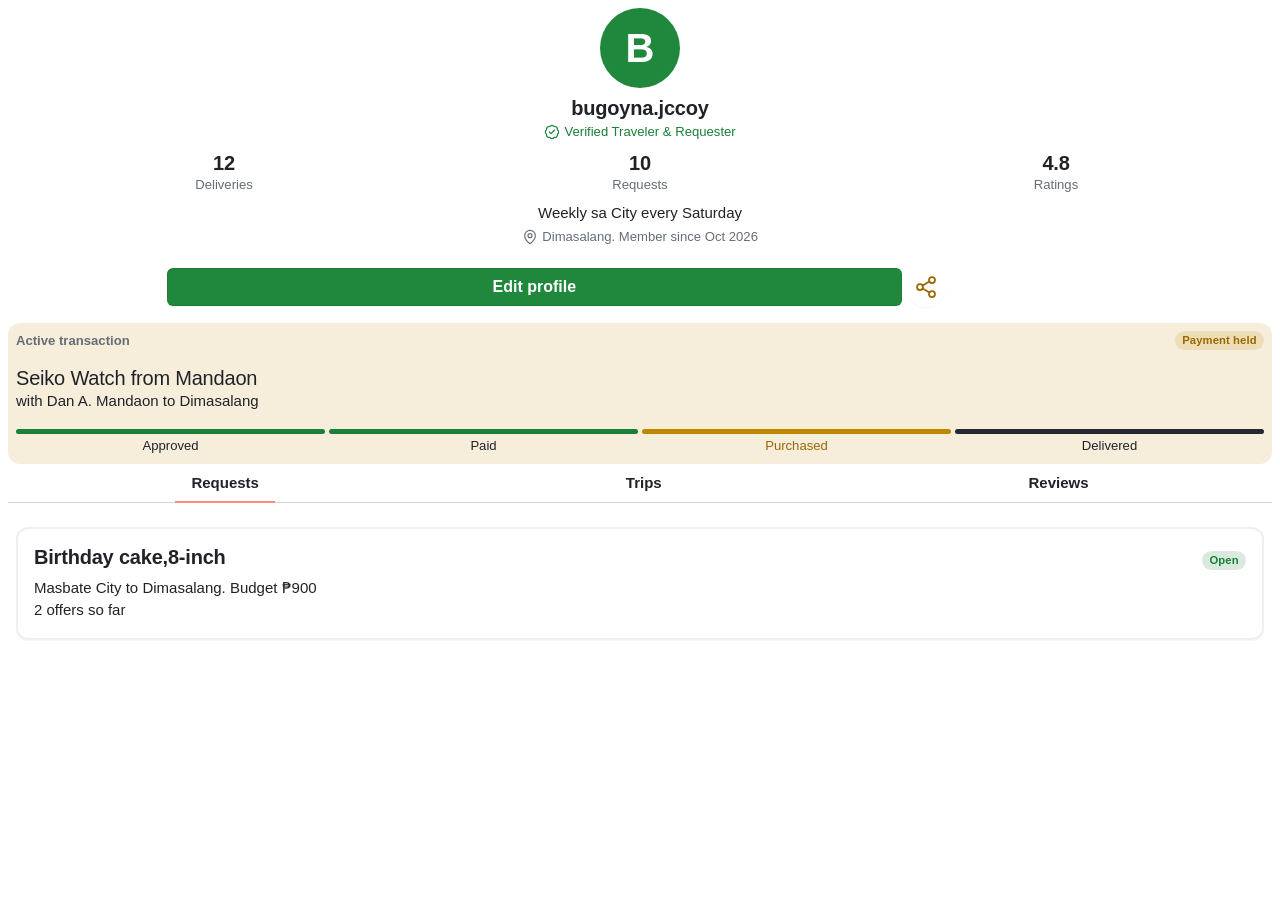
<file: profile.html>
<!doctype html>
<html lang="en">
  <head>
    <meta charset="UTF-8" />
    <meta name="viewport" content="width=device-width, initial-scale=1.0" />
    <title>Profile.</title>

    <link rel="stylesheet" href="style.css" />
    <link rel="stylesheet" href="bootstrap/css/bootstrap.min.css" />
    <link rel="stylesheet" href="instagram-icons/icons.css" />
    <link rel="stylesheet" href="bootstrap/css/github-theme.css" />
  </head>

  <body class="bg-white">
    <nav
      class="navbar navbar-expand-lg bg-white text-black d-lg-none sticky-top"
      style="border-bottom: 2px solid rgba(128, 128, 128, 0.13)"
    >
      <div class="container">
        <h3 class="fw-bold p-2 navbar-brand text-black">
          @bugoyna.jccoy <span class="text-warning">.</span>
        </h3>
        <ul class="navbar-nav">
          <div class="d-flex flex-row">
            <li class="nav-item px-2">
              <a href="#notification" class="nav-link text-black">
                <svg class="bi bi-md align-middle">
                  <use href="instagram-icons/sprite.svg#bi-gear" />
                </svg>
              </a>
            </li>
            <li class="nav-item px-2">
              <a href="message.html" class="nav-link text-black">
                <svg class="bi bi-md align-middle">
                  <use href="instagram-icons/sprite.svg#bi-box-arrow-right" />
                </svg>
              </a>
            </li>
          </div>
        </ul>
      </div>
    </nav>

    <div class="container-fluid p-2">
      <div
        class="d-flex flex-column justify-content-center align-items-center px-2"
      >
        <div
          class="d-flex rounded-circle bg-primary align-items-center justify-content-center flex-shrink-0"
          style="width: 80px; height: 80px"
        >
          <p class="fs-1 text-white fw-bold text-center m-0">B</p>
        </div>
        <h5 class="fw-bold m-0 mt-2">bugoyna.jccoy</h5>
        <div class="text-primary mb-2">
          <svg class="bi bi-sm align-middle">
            <use href="instagram-icons/sprite.svg#bi-patch-check" />
          </svg>
          <small>Verified Traveler &amp; Requester</small>
        </div>
        <div class="row flex-grow-1 mb-2 align-items-center text-center w-100">
          <div class="col-4">
            <div
              class="d-flex flex-column align-items-center justify-content-center"
            >
              <h5 class="m-0 fw-bold">12</h5>
              <small class="m-0 text-secondary">Deliveries</small>
            </div>
          </div>
          <div class="col-4">
            <div
              class="d-flex flex-column align-items-center justify-content-center"
            >
              <h5 class="m-0 fw-bold">10</h5>
              <small class="m-0 text-secondary">Requests</small>
            </div>
          </div>
          <div class="col-4">
            <div
              class="d-flex flex-column align-items-center justify-content-center"
            >
              <h5 class="m-0 fw-bold">4.8</h5>
              <small class="m-0 text-secondary">Ratings</small>
            </div>
          </div>
        </div>
        <p class="m-0">Weekly sa City every Saturday</p>
        <div class="text-muted">
          <svg class="bi bi-sm align-middle">
            <use href="instagram-icons/sprite.svg#bi-geo-alt" />
          </svg>
          <small>Dimasalang. Member since Oct 2026</small>
        </div>
      </div>

      <div class="row mt-3 g-1 align-items-center justify-content-center">
        <div class="col-7">
          <button class="btn fw-bold w-100 custom-button btn-warning">
            Edit profile
          </button>
        </div>
        <div class="col-2">
          <button
            class="btn fw-bold rounded-5 d-flex align-items-center justify-content-center"
            style="width: 40px; height: 40px"
          >
            <svg class="bi bi-md align-middle text-warning">
              <use href="instagram-icons/sprite.svg#bi-share" />
            </svg>
          </button>
        </div>
      </div>

      <div class="bg-warning bg-opacity-10 p-2 mt-3 rounded-4">
        <div class="d-flex justify-content-between rounded-3">
          <small class="text-secondary m-0 fw-bold">Active transaction</small>
          <p
            class="badge rounded-pill text-warning bg-warning bg-opacity-25 align-middle"
          >
            Payment held
          </p>
        </div>
        <div class="d-flex flex-column">
          <h5 class="text-black m-0">Seiko Watch from Mandaon</h5>
          <p class="text-dark-emphasis">with Dan A. Mandaon to Dimasalang</p>
          <div class="row g-1 text-center">
            <div class="col-3">
              <div class="progress" style="height: 5px">
                <div class="progress-bar bg-success" style="width: 100%"></div>
              </div>
              <small class="text-dark-emphasis">Approved</small>
            </div>
            <div class="col-3">
              <div class="progress" style="height: 5px">
                <div class="progress-bar bg-success" style="width: 100%"></div>
              </div>
              <small class="text-dark-emphasis">Paid</small>
            </div>
            <div class="col-3">
              <div class="progress" style="height: 5px">
                <div class="progress-bar bg-warning" style="width: 100%"></div>
              </div>
              <small class="text-warning">Purchased</small>
            </div>
            <div class="col-3">
              <div class="progress" style="height: 5px">
                <div class="progress-bar bg-dark" style="width: 100%"></div>
              </div>
              <small class="text-dark-emphasis">Delivered</small>
            </div>
          </div>
        </div>
      </div>
      <ul
        class="nav nav-tabs w-100"
        style="
          --bs-nav-tabs-link-active-bg: none;
          --bs-nav-tabs-link-active-color: orange;
          --bs-nav-tabs-link-color: black;
        "
      >
        <div class="d-flex justify-content-around align-items-center w-100">
          <li class="nav-item fw-bold">
            <button
              class="nav-link active"
              type="button"
              data-bs-toggle="tab"
              data-bs-target="#requests"
            >
              Requests
            </button>
          </li>
          <li class="nav-item fw-bold">
            <button
              class="nav-link"
              type="button"
              data-bs-toggle="tab"
              data-bs-target="#trips"
            >
              Trips
            </button>
          </li>
          <li class="nav-item fw-bold">
            <button
              class="nav-link"
              type="button"
              data-bs-toggle="tab"
              data-bs-target="#reviews"
            >
              Reviews
            </button>
          </li>
        </div>
      </ul>
    </div>

    <div class="tab-content">
      <div
        class="tab-pane show fade active card bg-white bg-opacity-25 p-3 m-3 rounded-4"
        id="requests"
        style="border: 2px solid rgba(128, 128, 128, 0.13)"
      >
        <div class="d-flex justify-content-between align-items-center">
          <h5 class="fw-bold text-black">Birthday cake,8-inch</h5>
          <span class="badge rounded-pill bg-success bg-opacity-25 text-success"
            >Open</span
          >
        </div>
        <div class="text-dark-emphasis">
          Masbate City to Dimasalang. Budget ₱900
        </div>
        <div class="text-dark-emphasis">2 offers so far</div>
      </div>
      <div
        class="tab-pane card fade bg-white bg-opacity-25 p-3 m-3 rounded-4"
        id="trips"
        style="border: 2px solid rgba(128, 128, 128, 0.13)"
      >
        <div class="d-flex justify-content-between align-items-center">
          <h5 class="fw-bold text-black">Dimasalang to Mandaon</h5>
          <span class="badge rounded-pill bg-success bg-opacity-25 text-success"
            >Open</span
          >
        </div>
        <div class="text-dark-emphasis">Monday, Oct 19.Motorcycle</div>
        <div class="text-dark-emphasis">8AM-10AM</div>
      </div>
      <div
        class="tab-pane card fade bg-white bg-opacity-25 p-3 m-3 rounded-4"
        id="reviews"
        style="border: 2px solid rgba(128, 128, 128, 0.13)"
      >
        <div class="d-flex flex-column gap-3">
          <div class="d-flex flex-row gap-3">
            <div
              class="bg-primary rounded-circle d-flex flex-shrink-0 align-items-center justify-content-center"
              style="width: 45px; height: 45px; object-fit: cover"
            >
              <h3 class="text-light m-0">P</h3>
            </div>
            <div class="name d-flex gap-0 flex-column">
              <div class="text-black fw-bold">
                pochulo.m
                <div
                  class="badge rounded-pill bg-warning bg-opacity-25 text-warning"
                >
                  5.0 Ratings
                </div>
              </div>
              <div class="text-dark-emphasis">
                Palanas. Member since Oct 2026
              </div>
            </div>
          </div>
        </div>

        <div class="text-black mt-2">
          <span class="text-success">Feedback:</span> Madali ka istoryahan.
        </div>
      </div>
    </div>

    <div
      class="offcanvas offcanvas-bottom d-lg-none h-50 p-1 bg-white d-flex flex-column rounded-top-4"
      tabindex="-1"
      id="SearchCanvas"
      style="backdrop-filter: blur(3px)"
    >
      <div class="offcanvas-header d-flex justify-content-between">
        <h1 class="fw-bold navbar-brand text-black">
          Search <span class="text-warning">.</span>
        </h1>
        <button
          class="btn btn-close"
          type="button"
          data-bs-dismiss="offcanvas"
        ></button>
      </div>
      <div class="offcanvas-body">
        <input
          id="search"
          type="search"
          placeholder="Search"
          class="form-control rounded-5 mb-3"
          style="border: 2px solid rgba(128, 128, 128, 0.13)"
        />

        <div class="d-flex justify-content-between mb-2 align-items-center">
          <h6>Recent searches</h6>
          <button class="btn text-warning btn-sm rounded-4">Clear all</button>
        </div>

        <div class="row g-2 mb-3">
          <div class="col-12 d-flex justify-content-between">
            <div class="d-flex gap-2">
              <svg class="bi bi-md align-middle text-secondary">
                <use href="instagram-icons/sprite.svg#bi-clock" />
              </svg>
              Goldilocks cake Masbate City
            </div>
            <button class="btn btn-close"></button>
          </div>
          <div class="col-12 d-flex justify-content-between">
            <div class="d-flex gap-2">
              <svg class="bi bi-md align-middle text-secondary">
                <use href="instagram-icons/sprite.svg#bi-clock" />
              </svg>
              Traveler to Cataingan
            </div>
            <button class="btn btn-close"></button>
          </div>
          <div class="col-12 d-flex justify-content-between">
            <div class="d-flex gap-2">
              <svg class="bi bi-md align-middle text-secondary">
                <use href="instagram-icons/sprite.svg#bi-clock" />
              </svg>
              Pandesal Dimasalang
            </div>
            <button class="btn btn-close"></button>
          </div>
        </div>

        <h6>Popular destinations</h6>
        <div class="row g-1">
          <div class="col-auto">
            <a href="" class="btn btn-dark btn-sm rounded-5">
              <svg class="bi bi-md align-middle">
                <use href="instagram-icons/sprite.svg#bi-geo-alt" />
              </svg>
              Masbate City
            </a>
          </div>
          <div class="col-auto">
            <a href="" class="btn btn-dark btn-sm rounded-5">
              <svg class="bi bi-md align-middle">
                <use href="instagram-icons/sprite.svg#bi-geo-alt" />
              </svg>
              Dimasalang
            </a>
          </div>
          <div class="col-auto">
            <a href="" class="btn btn-dark btn-sm rounded-5">
              <svg class="bi bi-md align-middle">
                <use href="instagram-icons/sprite.svg#bi-geo-alt" />
              </svg>
              Mandaon
            </a>
          </div>
          <div class="col-auto">
            <a href="" class="btn btn-dark btn-sm rounded-5">
              <svg class="bi bi-md align-middle">
                <use href="instagram-icons/sprite.svg#bi-geo-alt" />
              </svg>
              Cataingan
            </a>
          </div>
          <div class="col-auto">
            <a href="" class="btn btn-dark btn-sm rounded-5">
              <svg class="bi bi-md align-middle">
                <use href="instagram-icons/sprite.svg#bi-geo-alt" />
              </svg>
              Balud
            </a>
          </div>
        </div>
      </div>
    </div>

    <div
      class="p-3 offcanvas offcanvas-bottom d-lg-none bg-white rounded-top-4"
      tabindex="-1"
      id="CartCanvas"
      style="backdrop-filter: blur(6px)"
    >
      <div class="d-flex flex-column">
        <div class="d-flex justify-content-between">
          <h5 class="text-black">
            Active transaction
            <span
              class="badge rounded-pill text-warning bg-warning bg-opacity-25 align-middle"
              >Payment held</span
            >
          </h5>
          <button
            class="btn btn-close"
            type="button"
            data-bs-dismiss="offcanvas"
          ></button>
        </div>
        <h5 class="text-black">Seiko Watch from Mandaon</h5>
        <p class="text-dark-emphasis">with Dan A. Mandaon to Dimasalang</p>
      </div>
      <div class="offcanvas-body">
        <div class="row g-1 text-center">
          <div class="col-3">
            <div class="progress" style="height: 5px">
              <div class="progress-bar bg-success" style="width: 100%"></div>
            </div>
            <small class="text-dark-emphasis">Approved</small>
          </div>
          <div class="col-3">
            <div class="progress" style="height: 5px">
              <div class="progress-bar bg-success" style="width: 100%"></div>
            </div>
            <small class="text-dark-emphasis">Paid</small>
          </div>
          <div class="col-3">
            <div class="progress" style="height: 5px">
              <div class="progress-bar bg-warning" style="width: 100%"></div>
            </div>
            <small class="text-warning">Purchased</small>
          </div>
          <div class="col-3">
            <div class="progress" style="height: 5px">
              <div class="progress-bar bg-dark" style="width: 100%"></div>
            </div>
            <small class="text-dark-emphasis">Delivered</small>
          </div>
        </div>
      </div>
    </div>
    <div class="offcanvas offcanvas-bottom h-50 rounded-top-4" id="post">
      <div class="offcanvas-header">
        <div class="d-flex flex-column justify-content-start align-items-start">
          <h4>What do you want to post?</h4>
          <small class="text-secondary"
            >Pick one.You can change it later.</small
          >
        </div>
        <button class="btn btn-close" data-bs-dismiss="offcanvas"></button>
      </div>
      <div class="offcanvas-body">
        <button
          type="button"
          data-bs-target="#RequestItem"
          data-bs-toggle="offcanvas"
          class="card w-100 mb-3"
        >
          <div class="d-flex p-3 py-3 gap-3">
            <div
              class="rounded-4 bg-primary bg-opacity-25 d-flex align-items-center justify-content-center"
              style="width: 40px; height: 40px"
            >
              <svg class="bi bi-md align-middle text-primary">
                <use href="instagram-icons/sprite.svg#bi-bag" />
              </svg>
            </div>
            <div
              class="d-flex flex-column justify-content-start align-items-start"
            >
              <h6 class="m-0">Request an item</h6>
              <small class="text-secondary m-0"
                >I need something bought and delivered</small
              >
            </div>
          </div>
        </button>
        <button
          type="button"
          data-bs-target="#PostTrip"
          data-bs-toggle="offcanvas"
          class="card w-100"
        >
          <div class="d-flex p-3 py-3 gap-3">
            <div
              class="rounded-4 bg-warning bg-opacity-25 d-flex align-items-center justify-content-center"
              style="width: 40px; height: 40px"
            >
              <svg class="bi bi-md align-middle text-warning">
                <use href="instagram-icons/sprite.svg#bi-geo-alt" />
              </svg>
            </div>
            <div
              class="d-flex flex-column align-items-start justify-content-start"
            >
              <h6 class="m-0">Post a trip</h6>
              <small class="text-secondary m-0 text-start"
                >I'm going somewhere and can carry things</small
              >
            </div>
          </div>
        </button>
      </div>
    </div>
    <div class="offcanvas offcanvas-bottom h-75 rounded-4" id="PostTrip">
      <div class="offcanvas-header">
        <h6>Post a trip</h6>
        <button class="btn btn-close" data-bs-dismiss="offcanvas"></button>
      </div>
      <div class="offcanvas-body">
        <div
          class="d-flex align-items-center justify-content-center flex-column"
        >
          <div
            class="bg-secondary bg-opacity-10 rounded-4 d-flex justify-content-center align-items-center mb-1"
            style="width: 100px; height: 100px"
          >
            <svg class="bi bi-lg align-middle text-secondary align-middle">
              <use href="instagram-icons/sprite.svg#bi-camera" />
            </svg>
          </div>
          <h6 class="text-secondary">Upload photo</h6>
        </div>
        <form>
          <div class="mb-2">
            <label for="" class="form-label">Caption</label>
            <input type="text" class="form-control" style="height: 100px" />
          </div>
          <div class="mb-2">
            <label for="" class="form-label">Location</label>
            <input type="text" class="form-control" />
          </div>
          <div class="mb-2">
            <label for="" class="form-label">Service fee(₱)</label>
            <input type="text" class="form-control" />
          </div>
          <div class="mb-2 d-flex gap-2 w-100">
            <div class="w-100">
              <label for="" class="form-label">Space left</label>
              <input type="text" class="form-control w-100" />
            </div>
            <div class="w-100">
              <label for="" class="form-label">Return</label>
              <input type="text" class="form-control w-100" />
            </div>
          </div>
          <div
            class="p-2 mt-5 d-flex flex-column"
            style="border-top: 1px solid rgba(128, 128, 128, 0.568)"
          >
            <div class="d-flex justify-content-between mb-1">
              <small class="text-secondary"
                >Trip from Dimasalang to Masbate City</small
              >
              <small class="text-black fw-bold">Held safely</small>
            </div>
            <button
              class="btn btn-primary w-100"
              type="button"
              data-bs-target="#TripConfirmed"
              data-bs-toggle="offcanvas"
            >
              Post a trip
            </button>
          </div>
        </form>
      </div>
    </div>
    <div class="offcanvas offcanvas-bottom h-75 rounded-4" id="RequestItem">
      <div class="offcanvas-header">
        <h6>Post a trip</h6>
        <button class="btn btn-close" data-bs-dismiss="offcanvas"></button>
      </div>
      <div class="offcanvas-body">
        <div
          class="d-flex align-items-center justify-content-center flex-column"
        >
          <div
            class="bg-secondary bg-opacity-10 rounded-4 d-flex justify-content-center align-items-center mb-1"
            style="width: 100px; height: 100px"
          >
            <svg class="bi bi-lg align-middle text-secondary align-middle">
              <use href="instagram-icons/sprite.svg#bi-camera" />
            </svg>
          </div>
          <h6 class="text-secondary">Upload photo</h6>
        </div>
        <form>
          <div class="mb-2">
            <label for="" class="form-label">Caption</label>
            <input type="text" class="form-control" style="height: 100px" />
          </div>
          <div class="mb-2">
            <label for="" class="form-label">Where to buy it?</label>
            <input type="text" class="form-control" />
          </div>
          <div class="mb-2">
            <label for="" class="form-label">Deliver to</label>
            <input type="text" class="form-control" />
          </div>

          <div class="mb-2 d-flex gap-2 w-100">
            <div class="w-100">
              <label for="" class="form-label">Budget(₱)</label>
              <input type="text" class="form-control w-100" />
            </div>
            <div class="w-100">
              <label for="" class="form-label">Needed by</label>
              <input type="text" class="form-control w-100" />
            </div>
          </div>
          <div
            class="p-2 mt-5 d-flex flex-column"
            style="border-top: 1px solid rgba(128, 128, 128, 0.568)"
          >
            <div class="d-flex justify-content-between mb-1">
              <small class="text-secondary"
                >Budget ₱900 + servie fee (set by traveler)
              </small>
              <small class="text-black fw-bold">Held safely</small>
            </div>
            <button
              class="btn btn-primary w-100"
              type="button"
              data-bs-target="#RequestConfirmed"
              data-bs-toggle="offcanvas"
            >
              Post request
            </button>
          </div>
        </form>
      </div>
    </div>
    <div class="offcanvas offcanvas-bottom h-50" id="RequestConfirmed">
      <div class="offcanvas-header">
        <button class="btn btn-close" data-bs-dismiss="offcanvas"></button>
      </div>
      <div class="offcanvas-body">
        <div
          class="d-flex flex-column justify-content-center align-items-center w-100"
        >
          <div
            class="rounded-circle bg-primary bg-opacity-25 d-flex justify-content-center align-items-center mb-2"
            style="width: 40px; height: 40px"
          >
            <svg class="bi bi-lg align-middle text-primary align-middle">
              <use href="instagram-icons/sprite.svg#bi-check-circle" />
            </svg>
          </div>
          <h3 class="mb-1">Request posted</h3>
          <small class="text-secondary"
            >Travelers heading to Dimasalang will be notified.</small
          >
          <small class="text-secondary"
            >You'll get a message when someone offers.</small
          >
          <div class="mt-5 w-100">
            <button class="btn btn-primary mb-1 w-100">See offers</button>
            <button class="btn btn-outline-secondary mb-1 w-100">
              Share post
            </button>
          </div>
        </div>
      </div>
    </div>
    <div class="offcanvas offcanvas-bottom h-50" id="TripConfirmed">
      <div class="offcanvas-header">
        <button class="btn btn-close" data-bs-dismiss="offcanvas"></button>
      </div>
      <div class="offcanvas-body">
        <div
          class="d-flex flex-column justify-content-center align-items-center w-100"
        >
          <div
            class="rounded-circle bg-primary bg-opacity-25 d-flex justify-content-center align-items-center mb-2"
            style="width: 40px; height: 40px"
          >
            <svg class="bi bi-lg align-middle text-primary align-middle">
              <use href="instagram-icons/sprite.svg#bi-check-circle" />
            </svg>
          </div>
          <h3 class="mb-1">Trip posted</h3>
          <small class="text-secondary"
            >Requesters heading to Dimasalang will be notified.</small
          >
          <small class="text-secondary"
            >You'll get a message when someone offers.</small
          >
          <div class="mt-5 w-100">
            <button class="btn btn-primary mb-1 w-100">See offers</button>
            <button class="btn btn-outline-secondary mb-1 w-100">
              Share post
            </button>
          </div>
        </div>
      </div>
    </div>
    <nav
      class="navbar navbar-expand-lg bg-white sticky-bottom d-lg-none py-0"
      style="border-top: 2px solid rgba(128, 128, 128, 0.13)"
    >
      <div class="container">
        <ul class="navbar-nav w-100">
          <div class="d-flex justify-content-around align-items-center">
            <li class="nav-item">
              <a
                href="lg-home.html"
                class="nav-link text-secondary d-flex flex-column justify-content-center align-items-center"
              >
                <svg class="bi bi-md align-middle">
                  <use href="instagram-icons/sprite.svg#bi-house-door" />
                </svg>
                <span><small>Home</small></span>
              </a>
            </li>

            <li class="nav-item">
              <a
                href="#search"
                class="nav-link text-secondary d-flex flex-column justify-content-center align-items-center"
                data-bs-target="#SearchCanvas"
                data-bs-toggle="offcanvas"
              >
                <svg class="bi bi-md align-middle">
                  <use href="instagram-icons/sprite.svg#bi-search" />
                </svg>
                <span><small>Search</small></span>
              </a>
            </li>

            <li
              class="nav-item d-flex align-items-center justify-content-center bg-warning-subtle rounded-4"
              style="width: 50px; height: 50px"
            >
              <button
                type="button"
                data-bs-target="#post"
                data-bs-toggle="offcanvas"
                class="nav-link text-warning d-flex flex-column justify-content-center align-items-center"
              >
                <svg class="bi bi-lg align-middle">
                  <use href="instagram-icons/sprite.svg#bi-plus-square" />
                </svg>
              </button>
            </li>

            <li class="nav-item">
              <a
                href="#cart"
                class="nav-link text-secondary d-flex flex-column justify-content-center align-items-center"
                type="button"
                data-bs-toggle="offcanvas"
                data-bs-target="#CartCanvas"
              >
                <svg class="bi bi-md align-middle">
                  <use href="instagram-icons/sprite.svg#bi-bag" />
                </svg>
                <span><small>Activity</small></span>
              </a>
            </li>

            <li class="nav-item">
              <a
                href="profile.html"
                class="nav-link text-secondary d-flex flex-column justify-content-center align-items-center"
                type="button"
              >
                <svg class="bi bi-md align-middle">
                  <use href="instagram-icons/sprite.svg#bi-person-circle" />
                </svg>
                <span><small>Profile</small></span>
              </a>
            </li>
          </div>
        </ul>
      </div>
    </nav>

    <script src="bootstrap/js/bootstrap.bundle.min.js"></script>
  </body>
</html>
</file>
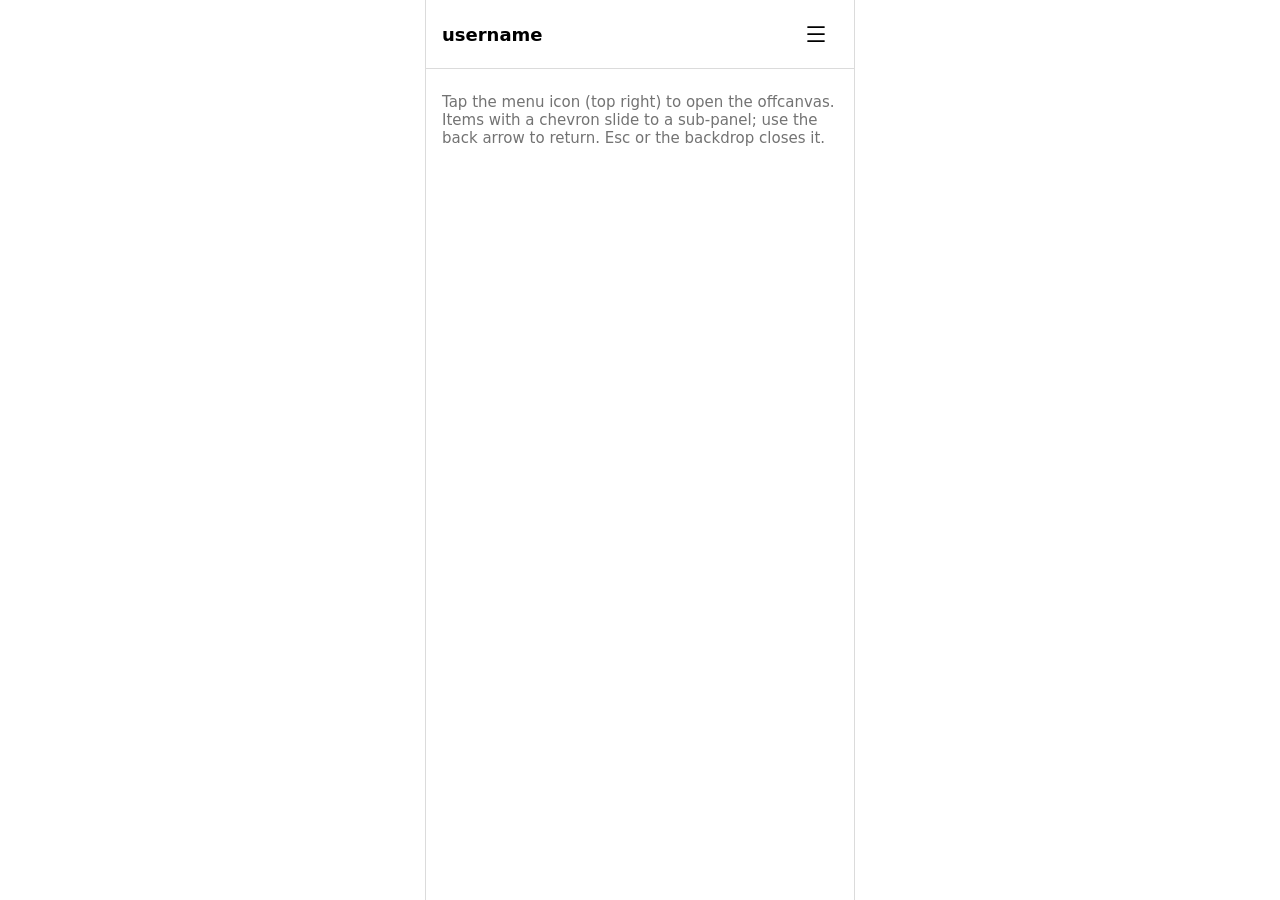
<file: instagram-icons/offcanvas-demo.html>
<!DOCTYPE html><html lang="en"><head><meta charset="utf-8">
<meta name="viewport" content="width=device-width,initial-scale=1">
<title>Offcanvas flow – Instagram icons</title>
<style>
:root{--bg:#fff;--fg:#000;--mut:#737373;--bd:#dbdbdb;--hov:#f2f2f2;--acc:#0095f6}
:root[data-theme="dark"]{--bg:#000;--fg:#f5f5f5;--mut:#a8a8a8;--bd:#262626;--hov:#1a1a1a}
*{box-sizing:border-box}
body{margin:0;font:15px system-ui,sans-serif;background:var(--bg);color:var(--fg)}
.bi{width:24px;height:24px;fill:none;stroke:currentColor;stroke-width:1.75;stroke-linecap:round;stroke-linejoin:round;flex-shrink:0;display:inline-block}
.bi.chev{width:16px;height:16px;color:var(--mut);margin-left:auto}
.app{max-width:430px;margin:0 auto;min-height:100vh;border-inline:1px solid var(--bd);position:relative;overflow:hidden}
header{display:flex;align-items:center;justify-content:space-between;padding:12px 16px;border-bottom:1px solid var(--bd)}
header strong{font-size:18px}
.icon-btn{background:none;border:0;color:inherit;padding:10px;border-radius:50%;cursor:pointer;display:flex}
.icon-btn:hover{background:var(--hov)}
main{padding:24px 16px;color:var(--mut)}
/* offcanvas */
.backdrop{position:absolute;inset:0;background:rgba(0,0,0,.5);opacity:0;pointer-events:none;transition:opacity .25s;z-index:10}
.offcanvas{position:absolute;top:0;right:0;bottom:0;width:min(86%,340px);background:var(--bg);z-index:11;transform:translateX(100%);transition:transform .28s ease;overflow:hidden;visibility:hidden}
.open .backdrop{opacity:1;pointer-events:auto}
.open .offcanvas{transform:none;visibility:visible}
.panel{position:absolute;inset:0;background:var(--bg);display:flex;flex-direction:column;transform:translateX(100%);transition:transform .25s ease}
.panel.active{transform:none}
.panel.behind{transform:translateX(-30%)}
#p-main{transform:none}#p-main.behind{transform:translateX(-30%)}
.ph{display:flex;align-items:center;gap:4px;padding:8px;border-bottom:1px solid var(--bd)}
.ph h2{font-size:16px;margin:0;flex:1;text-align:center}.ph .sp{width:44px}
.pb{overflow-y:auto;padding:8px}
.item{display:flex;align-items:center;gap:14px;width:100%;padding:14px 12px;background:none;border:0;border-radius:10px;color:inherit;font:inherit;text-align:left;cursor:pointer}
.item:hover{background:var(--hov)}
.sw input{margin-left:auto;width:40px;height:22px;accent-color:var(--acc)}
</style></head><body>
<svg xmlns="http://www.w3.org/2000/svg" style="display:none">
<symbol overflow="visible" id="bi-house" viewBox="0 0 24 24"><path d="M15 21v-8a1 1 0 0 0-1-1h-4a1 1 0 0 0-1 1v8" /><path d="M3 10a2 2 0 0 1 .709-1.528l7-6a2 2 0 0 1 2.582 0l7 6A2 2 0 0 1 21 10v9a2 2 0 0 1-2 2H5a2 2 0 0 1-2-2z" /></symbol>
<symbol overflow="visible" id="bi-house-fill" viewBox="0 0 24 24"><g fill="currentColor"><path d="M15 21v-8a1 1 0 0 0-1-1h-4a1 1 0 0 0-1 1v8" /><path d="M3 10a2 2 0 0 1 .709-1.528l7-6a2 2 0 0 1 2.582 0l7 6A2 2 0 0 1 21 10v9a2 2 0 0 1-2 2H5a2 2 0 0 1-2-2z" /></g></symbol>
<symbol overflow="visible" id="bi-house-door" viewBox="0 0 24 24"><path d="M15 21v-8a1 1 0 0 0-1-1h-4a1 1 0 0 0-1 1v8" /><path d="M3 10a2 2 0 0 1 .709-1.528l7-6a2 2 0 0 1 2.582 0l7 6A2 2 0 0 1 21 10v9a2 2 0 0 1-2 2H5a2 2 0 0 1-2-2z" /></symbol>
<symbol overflow="visible" id="bi-house-door-fill" viewBox="0 0 24 24"><g fill="currentColor"><path d="M15 21v-8a1 1 0 0 0-1-1h-4a1 1 0 0 0-1 1v8" /><path d="M3 10a2 2 0 0 1 .709-1.528l7-6a2 2 0 0 1 2.582 0l7 6A2 2 0 0 1 21 10v9a2 2 0 0 1-2 2H5a2 2 0 0 1-2-2z" /></g></symbol>
<symbol overflow="visible" id="bi-search" viewBox="0 0 24 24"><path d="m21 21-4.34-4.34" /><circle cx="11" cy="11" r="8" /></symbol>
<symbol overflow="visible" id="bi-compass" viewBox="0 0 24 24"><circle cx="12" cy="12" r="10" /><path d="m16.24 7.76-1.804 5.411a2 2 0 0 1-1.265 1.265L7.76 16.24l1.804-5.411a2 2 0 0 1 1.265-1.265z" /></symbol>
<symbol overflow="visible" id="bi-compass-fill" viewBox="0 0 24 24"><g fill="currentColor"><circle cx="12" cy="12" r="10" /><path d="m16.24 7.76-1.804 5.411a2 2 0 0 1-1.265 1.265L7.76 16.24l1.804-5.411a2 2 0 0 1 1.265-1.265z" /></g></symbol>
<symbol overflow="visible" id="bi-camera-reels" viewBox="0 0 24 24"><path d="m12.296 3.464 3.02 3.956" /><path d="M20.2 6 3 11l-.9-2.4c-.3-1.1.3-2.2 1.3-2.5l13.5-4c1.1-.3 2.2.3 2.5 1.3z" /><path d="M3 11h18v8a2 2 0 0 1-2 2H5a2 2 0 0 1-2-2z" /><path d="m6.18 5.276 3.1 3.899" /></symbol>
<symbol overflow="visible" id="bi-camera-reels-fill" viewBox="0 0 24 24"><g fill="currentColor"><path d="m12.296 3.464 3.02 3.956" /><path d="M20.2 6 3 11l-.9-2.4c-.3-1.1.3-2.2 1.3-2.5l13.5-4c1.1-.3 2.2.3 2.5 1.3z" /><path d="M3 11h18v8a2 2 0 0 1-2 2H5a2 2 0 0 1-2-2z" /><path d="m6.18 5.276 3.1 3.899" /></g></symbol>
<symbol overflow="visible" id="bi-play-btn" viewBox="0 0 24 24"><path d="M9 9.003a1 1 0 0 1 1.517-.859l4.997 2.997a1 1 0 0 1 0 1.718l-4.997 2.997A1 1 0 0 1 9 14.996z" /><circle cx="12" cy="12" r="10" /></symbol>
<symbol overflow="visible" id="bi-play-btn-fill" viewBox="0 0 24 24"><g fill="currentColor"><path d="M9 9.003a1 1 0 0 1 1.517-.859l4.997 2.997a1 1 0 0 1 0 1.718l-4.997 2.997A1 1 0 0 1 9 14.996z" /><circle cx="12" cy="12" r="10" /></g></symbol>
<symbol overflow="visible" id="bi-plus-square" viewBox="0 0 24 24"><rect width="18" height="18" x="3" y="3" rx="2" /><path d="M8 12h8" /><path d="M12 8v8" /></symbol>
<symbol overflow="visible" id="bi-plus-square-fill" viewBox="0 0 24 24"><g fill="currentColor"><rect width="18" height="18" x="3" y="3" rx="2" /><path d="M8 12h8" /><path d="M12 8v8" /></g></symbol>
<symbol overflow="visible" id="bi-plus-circle" viewBox="0 0 24 24"><circle cx="12" cy="12" r="10" /><path d="M8 12h8" /><path d="M12 8v8" /></symbol>
<symbol overflow="visible" id="bi-plus-lg" viewBox="0 0 24 24"><path d="M5 12h14" /><path d="M12 5v14" /></symbol>
<symbol overflow="visible" id="bi-person" viewBox="0 0 24 24"><path d="M19 21v-2a4 4 0 0 0-4-4H9a4 4 0 0 0-4 4v2" /><circle cx="12" cy="7" r="4" /></symbol>
<symbol overflow="visible" id="bi-person-fill" viewBox="0 0 24 24"><g fill="currentColor"><path d="M19 21v-2a4 4 0 0 0-4-4H9a4 4 0 0 0-4 4v2" /><circle cx="12" cy="7" r="4" /></g></symbol>
<symbol overflow="visible" id="bi-person-circle" viewBox="0 0 24 24"><circle cx="12" cy="12" r="10" /><circle cx="12" cy="10" r="3" /><path d="M7 20.662V19a2 2 0 0 1 2-2h6a2 2 0 0 1 2 2v1.662" /></symbol>
<symbol overflow="visible" id="bi-shop" viewBox="0 0 24 24"><path d="M15 21v-5a1 1 0 0 0-1-1h-4a1 1 0 0 0-1 1v5" /><path d="M17.774 10.31a1.12 1.12 0 0 0-1.549 0 2.5 2.5 0 0 1-3.451 0 1.12 1.12 0 0 0-1.548 0 2.5 2.5 0 0 1-3.452 0 1.12 1.12 0 0 0-1.549 0 2.5 2.5 0 0 1-3.77-3.248l2.889-4.184A2 2 0 0 1 7 2h10a2 2 0 0 1 1.653.873l2.895 4.192a2.5 2.5 0 0 1-3.774 3.244" /><path d="M4 10.95V19a2 2 0 0 0 2 2h12a2 2 0 0 0 2-2v-8.05" /></symbol>
<symbol overflow="visible" id="bi-shop-window" viewBox="0 0 24 24"><path d="M15 21v-5a1 1 0 0 0-1-1h-4a1 1 0 0 0-1 1v5" /><path d="M17.774 10.31a1.12 1.12 0 0 0-1.549 0 2.5 2.5 0 0 1-3.451 0 1.12 1.12 0 0 0-1.548 0 2.5 2.5 0 0 1-3.452 0 1.12 1.12 0 0 0-1.549 0 2.5 2.5 0 0 1-3.77-3.248l2.889-4.184A2 2 0 0 1 7 2h10a2 2 0 0 1 1.653.873l2.895 4.192a2.5 2.5 0 0 1-3.774 3.244" /><path d="M4 10.95V19a2 2 0 0 0 2 2h12a2 2 0 0 0 2-2v-8.05" /></symbol>
<symbol overflow="visible" id="bi-bag" viewBox="0 0 24 24"><path d="M6 8h12l1.2 11.2a2 2 0 0 1-2 2.2H6.8a2 2 0 0 1-2-2.2z"/><path d="M9.5 11V7a2.5 2.5 0 0 1 5 0v4"/></symbol>
<symbol overflow="visible" id="bi-bag-fill" viewBox="0 0 24 24"><g fill="currentColor"><path d="M6 8h12l1.2 11.2a2 2 0 0 1-2 2.2H6.8a2 2 0 0 1-2-2.2z"/><path fill="none" d="M9.5 8V7a2.5 2.5 0 0 1 5 0v1"/></g></symbol>
<symbol overflow="visible" id="bi-heart" viewBox="0 0 24 24"><path d="M2 9.5a5.5 5.5 0 0 1 9.591-3.676.56.56 0 0 0 .818 0A5.49 5.49 0 0 1 22 9.5c0 2.29-1.5 4-3 5.5l-5.492 5.313a2 2 0 0 1-3 .019L5 15c-1.5-1.5-3-3.2-3-5.5" /></symbol>
<symbol overflow="visible" id="bi-heart-fill" viewBox="0 0 24 24"><g fill="currentColor"><path d="M2 9.5a5.5 5.5 0 0 1 9.591-3.676.56.56 0 0 0 .818 0A5.49 5.49 0 0 1 22 9.5c0 2.29-1.5 4-3 5.5l-5.492 5.313a2 2 0 0 1-3 .019L5 15c-1.5-1.5-3-3.2-3-5.5" /></g></symbol>
<symbol overflow="visible" id="bi-heart-half" viewBox="0 0 24 24"><path d="M2 9.5a5.5 5.5 0 0 1 9.591-3.676.56.56 0 0 0 .818 0A5.49 5.49 0 0 1 22 9.5c0 2.29-1.5 4-3 5.5l-5.492 5.313a2 2 0 0 1-3 .019L5 15c-1.5-1.5-3-3.2-3-5.5" /><path d="M3.22 13H9.5l.5-1 2 4.5 2-7 1.5 3.5h5.27" /></symbol>
<symbol overflow="visible" id="bi-chat" viewBox="0 0 24 24"><path d="M22 17a2 2 0 0 1-2 2H6.828a2 2 0 0 0-1.414.586l-2.202 2.202A.71.71 0 0 1 2 21.286V5a2 2 0 0 1 2-2h16a2 2 0 0 1 2 2z" /></symbol>
<symbol overflow="visible" id="bi-chat-fill" viewBox="0 0 24 24"><g fill="currentColor"><path d="M22 17a2 2 0 0 1-2 2H6.828a2 2 0 0 0-1.414.586l-2.202 2.202A.71.71 0 0 1 2 21.286V5a2 2 0 0 1 2-2h16a2 2 0 0 1 2 2z" /></g></symbol>
<symbol overflow="visible" id="bi-chat-dots" viewBox="0 0 24 24"><path d="M22 17a2 2 0 0 1-2 2H6.828a2 2 0 0 0-1.414.586l-2.202 2.202A.71.71 0 0 1 2 21.286V5a2 2 0 0 1 2-2h16a2 2 0 0 1 2 2z" /><path d="M12 11h.01" /><path d="M16 11h.01" /><path d="M8 11h.01" /></symbol>
<symbol overflow="visible" id="bi-chat-dots-fill" viewBox="0 0 24 24"><g fill="currentColor"><path d="M22 17a2 2 0 0 1-2 2H6.828a2 2 0 0 0-1.414.586l-2.202 2.202A.71.71 0 0 1 2 21.286V5a2 2 0 0 1 2-2h16a2 2 0 0 1 2 2z" /><path d="M12 11h.01" /><path d="M16 11h.01" /><path d="M8 11h.01" /></g></symbol>
<symbol overflow="visible" id="bi-chat-left" viewBox="0 0 24 24"><path d="M2.992 16.342a2 2 0 0 1 .094 1.167l-1.065 3.29a1 1 0 0 0 1.236 1.168l3.413-.998a2 2 0 0 1 1.099.092 10 10 0 1 0-4.777-4.719" /></symbol>
<symbol overflow="visible" id="bi-chat-left-fill" viewBox="0 0 24 24"><g fill="currentColor"><path d="M2.992 16.342a2 2 0 0 1 .094 1.167l-1.065 3.29a1 1 0 0 0 1.236 1.168l3.413-.998a2 2 0 0 1 1.099.092 10 10 0 1 0-4.777-4.719" /></g></symbol>
<symbol overflow="visible" id="bi-send" viewBox="0 0 24 24"><path d="M14.536 21.686a.5.5 0 0 0 .937-.024l6.5-19a.496.496 0 0 0-.635-.635l-19 6.5a.5.5 0 0 0-.024.937l7.93 3.18a2 2 0 0 1 1.112 1.11z" /><path d="m21.854 2.147-10.94 10.939" /></symbol>
<symbol overflow="visible" id="bi-send-fill" viewBox="0 0 24 24"><g fill="currentColor"><path d="M14.536 21.686a.5.5 0 0 0 .937-.024l6.5-19a.496.496 0 0 0-.635-.635l-19 6.5a.5.5 0 0 0-.024.937l7.93 3.18a2 2 0 0 1 1.112 1.11z" /><path d="m21.854 2.147-10.94 10.939" /></g></symbol>
<symbol overflow="visible" id="bi-bookmark" viewBox="0 0 24 24"><path d="M17 3a2 2 0 0 1 2 2v15a1 1 0 0 1-1.496.868l-4.512-2.578a2 2 0 0 0-1.984 0l-4.512 2.578A1 1 0 0 1 5 20V5a2 2 0 0 1 2-2z" /></symbol>
<symbol overflow="visible" id="bi-bookmark-fill" viewBox="0 0 24 24"><g fill="currentColor"><path d="M17 3a2 2 0 0 1 2 2v15a1 1 0 0 1-1.496.868l-4.512-2.578a2 2 0 0 0-1.984 0l-4.512 2.578A1 1 0 0 1 5 20V5a2 2 0 0 1 2-2z" /></g></symbol>
<symbol overflow="visible" id="bi-share" viewBox="0 0 24 24"><circle cx="18" cy="5" r="3" /><circle cx="6" cy="12" r="3" /><circle cx="18" cy="19" r="3" /><line x1="8.59" x2="15.42" y1="13.51" y2="17.49" /><line x1="15.41" x2="8.59" y1="6.51" y2="10.49" /></symbol>
<symbol overflow="visible" id="bi-share-fill" viewBox="0 0 24 24"><g fill="currentColor"><circle cx="18" cy="5" r="3" /><circle cx="6" cy="12" r="3" /><circle cx="18" cy="19" r="3" /><line x1="8.59" x2="15.42" y1="13.51" y2="17.49" /><line x1="15.41" x2="8.59" y1="6.51" y2="10.49" /></g></symbol>
<symbol overflow="visible" id="bi-repeat" viewBox="0 0 24 24"><path d="m17 2 4 4-4 4" /><path d="M3 11v-1a4 4 0 0 1 4-4h14" /><path d="m7 22-4-4 4-4" /><path d="M21 13v1a4 4 0 0 1-4 4H3" /></symbol>
<symbol overflow="visible" id="bi-arrow-repeat" viewBox="0 0 24 24"><path d="M3 12a9 9 0 0 1 9-9 9.75 9.75 0 0 1 6.74 2.74L21 8" /><path d="M21 3v5h-5" /><path d="M21 12a9 9 0 0 1-9 9 9.75 9.75 0 0 1-6.74-2.74L3 16" /><path d="M8 16H3v5" /></symbol>
<symbol overflow="visible" id="bi-hand-thumbs-up" viewBox="0 0 24 24"><path d="M15 5.88 14 10h5.83a2 2 0 0 1 1.92 2.56l-2.33 8A2 2 0 0 1 17.5 22H4a2 2 0 0 1-2-2v-8a2 2 0 0 1 2-2h2.76a2 2 0 0 0 1.79-1.11L12 2a3.13 3.13 0 0 1 3 3.88Z" /><path d="M7 10v12" /></symbol>
<symbol overflow="visible" id="bi-hand-thumbs-up-fill" viewBox="0 0 24 24"><g fill="currentColor"><path d="M15 5.88 14 10h5.83a2 2 0 0 1 1.92 2.56l-2.33 8A2 2 0 0 1 17.5 22H4a2 2 0 0 1-2-2v-8a2 2 0 0 1 2-2h2.76a2 2 0 0 0 1.79-1.11L12 2a3.13 3.13 0 0 1 3 3.88Z" /><path d="M7 10v12" /></g></symbol>
<symbol overflow="visible" id="bi-emoji-smile" viewBox="0 0 24 24"><path d="M15 10V9" /><path d="M16.472 15a6 6 0 01-8.943 0" /><path d="M9 10V9" /><circle cx="12" cy="12" r="10" /></symbol>
<symbol overflow="visible" id="bi-emoji-smile-fill" viewBox="0 0 24 24"><g fill="currentColor"><path d="M15 10V9" /><path d="M16.472 15a6 6 0 01-8.943 0" /><path d="M9 10V9" /><circle cx="12" cy="12" r="10" /></g></symbol>
<symbol overflow="visible" id="bi-emoji-heart-eyes" viewBox="0 0 24 24"><path d="M15 10V9" /><path d="M7.084 14.302a5.12 5.12 0 009.833 0 .24.24 0 00-.235-.302H7.32a.24.24 0 00-.235.302" /><path d="M9 10V9" /><circle cx="12" cy="12" r="10" /></symbol>
<symbol overflow="visible" id="bi-fire" viewBox="0 0 24 24"><path d="M12 3q1 4 4 6.5t3 5.5a1 1 0 0 1-14 0 5 5 0 0 1 1-3 1 1 0 0 0 5 0c0-2-1.5-3-1.5-5q0-2 2.5-4" /></symbol>
<symbol overflow="visible" id="bi-stars" viewBox="0 0 24 24"><path d="M11.017 2.814a1 1 0 0 1 1.966 0l1.051 5.558a2 2 0 0 0 1.594 1.594l5.558 1.051a1 1 0 0 1 0 1.966l-5.558 1.051a2 2 0 0 0-1.594 1.594l-1.051 5.558a1 1 0 0 1-1.966 0l-1.051-5.558a2 2 0 0 0-1.594-1.594l-5.558-1.051a1 1 0 0 1 0-1.966l5.558-1.051a2 2 0 0 0 1.594-1.594z" /><path d="M20 2v4" /><path d="M22 4h-4" /><circle cx="4" cy="20" r="2" /></symbol>
<symbol overflow="visible" id="bi-instagram" viewBox="0 0 16 16"><g fill="currentColor" stroke="none"><path d="M8 0C5.829 0 5.556.01 4.703.048 3.85.088 3.269.222 2.76.42a3.9 3.9 0 0 0-1.417.923A3.9 3.9 0 0 0 .42 2.76C.222 3.268.087 3.85.048 4.7.01 5.555 0 5.827 0 8.001c0 2.172.01 2.444.048 3.297.04.852.174 1.433.372 1.942.205.526.478.972.923 1.417.444.445.89.719 1.416.923.51.198 1.09.333 1.942.372C5.555 15.99 5.827 16 8 16s2.444-.01 3.298-.048c.851-.04 1.434-.174 1.943-.372a3.9 3.9 0 0 0 1.416-.923c.445-.445.718-.891.923-1.417.197-.509.332-1.09.372-1.942C15.99 10.445 16 10.173 16 8s-.01-2.445-.048-3.299c-.04-.851-.175-1.433-.372-1.941a3.9 3.9 0 0 0-.923-1.417A3.9 3.9 0 0 0 13.24.42c-.51-.198-1.092-.333-1.943-.372C10.443.01 10.172 0 7.998 0zm-.717 1.442h.718c2.136 0 2.389.007 3.232.046.78.035 1.204.166 1.486.275.373.145.64.319.92.599s.453.546.598.92c.11.281.24.705.275 1.485.039.843.047 1.096.047 3.231s-.008 2.389-.047 3.232c-.035.78-.166 1.203-.275 1.485a2.5 2.5 0 0 1-.599.919c-.28.28-.546.453-.92.598-.28.11-.704.24-1.485.276-.843.038-1.096.047-3.232.047s-2.39-.009-3.233-.047c-.78-.036-1.203-.166-1.485-.276a2.5 2.5 0 0 1-.92-.598 2.5 2.5 0 0 1-.6-.92c-.109-.281-.24-.705-.275-1.485-.038-.843-.046-1.096-.046-3.233s.008-2.388.046-3.231c.036-.78.166-1.204.276-1.486.145-.373.319-.64.599-.92s.546-.453.92-.598c.282-.11.705-.24 1.485-.276.738-.034 1.024-.044 2.515-.045zm4.988 1.328a.96.96 0 1 0 0 1.92.96.96 0 0 0 0-1.92m-4.27 1.122a4.109 4.109 0 1 0 0 8.217 4.109 4.109 0 0 0 0-8.217m0 1.441a2.667 2.667 0 1 1 0 5.334 2.667 2.667 0 0 1 0-5.334"/></g></symbol>
<symbol overflow="visible" id="bi-three-dots" viewBox="0 0 24 24"><circle cx="12" cy="12" r="1" /><circle cx="19" cy="12" r="1" /><circle cx="5" cy="12" r="1" /></symbol>
<symbol overflow="visible" id="bi-three-dots-vertical" viewBox="0 0 24 24"><circle cx="12" cy="12" r="1" /><circle cx="12" cy="5" r="1" /><circle cx="12" cy="19" r="1" /></symbol>
<symbol overflow="visible" id="bi-bell" viewBox="0 0 24 24"><path d="M10.268 21a2 2 0 0 0 3.464 0" /><path d="M3.262 15.326A1 1 0 0 0 4 17h16a1 1 0 0 0 .74-1.673C19.41 13.956 18 12.499 18 8A6 6 0 0 0 6 8c0 4.499-1.411 5.956-2.738 7.326" /></symbol>
<symbol overflow="visible" id="bi-bell-fill" viewBox="0 0 24 24"><g fill="currentColor"><path d="M10.268 21a2 2 0 0 0 3.464 0" /><path d="M3.262 15.326A1 1 0 0 0 4 17h16a1 1 0 0 0 .74-1.673C19.41 13.956 18 12.499 18 8A6 6 0 0 0 6 8c0 4.499-1.411 5.956-2.738 7.326" /></g></symbol>
<symbol overflow="visible" id="bi-envelope" viewBox="0 0 24 24"><path d="m22 7-8.991 5.727a2 2 0 0 1-2.009 0L2 7" /><rect x="2" y="4" width="20" height="16" rx="2" /></symbol>
<symbol overflow="visible" id="bi-envelope-fill" viewBox="0 0 24 24"><g fill="currentColor"><path d="m22 7-8.991 5.727a2 2 0 0 1-2.009 0L2 7" /><rect x="2" y="4" width="20" height="16" rx="2" /></g></symbol>
<symbol overflow="visible" id="bi-list" viewBox="0 0 24 24"><path d="M4 5h16" /><path d="M4 12h16" /><path d="M4 19h16" /></symbol>
<symbol overflow="visible" id="bi-x" viewBox="0 0 24 24"><path d="M18 6 6 18" /><path d="m6 6 12 12" /></symbol>
<symbol overflow="visible" id="bi-x-lg" viewBox="0 0 24 24"><path d="M18 6 6 18" /><path d="m6 6 12 12" /></symbol>
<symbol overflow="visible" id="bi-chevron-left" viewBox="0 0 24 24"><path d="m15 18-6-6 6-6" /></symbol>
<symbol overflow="visible" id="bi-chevron-right" viewBox="0 0 24 24"><path d="m9 18 6-6-6-6" /></symbol>
<symbol overflow="visible" id="bi-chevron-down" viewBox="0 0 24 24"><path d="m6 9 6 6 6-6" /></symbol>
<symbol overflow="visible" id="bi-chevron-up" viewBox="0 0 24 24"><path d="m18 15-6-6-6 6" /></symbol>
<symbol overflow="visible" id="bi-arrow-left" viewBox="0 0 24 24"><path d="m12 19-7-7 7-7" /><path d="M19 12H5" /></symbol>
<symbol overflow="visible" id="bi-arrow-right" viewBox="0 0 24 24"><path d="M5 12h14" /><path d="m12 5 7 7-7 7" /></symbol>
<symbol overflow="visible" id="bi-check" viewBox="0 0 24 24"><path d="M20 6 9 17l-5-5" /></symbol>
<symbol overflow="visible" id="bi-check-lg" viewBox="0 0 24 24"><path d="M20 6 9 17l-5-5" /></symbol>
<symbol overflow="visible" id="bi-check-circle" viewBox="0 0 24 24"><circle cx="12" cy="12" r="10" /><path d="m16 9-5.5 5.5L8 12" /></symbol>
<symbol overflow="visible" id="bi-check-circle-fill" viewBox="0 0 24 24"><g fill="currentColor"><circle cx="12" cy="12" r="10" /><path d="m16 9-5.5 5.5L8 12" /></g></symbol>
<symbol overflow="visible" id="bi-patch-check-fill" viewBox="0 0 24 24"><g fill="currentColor"><path d="M3.85 8.62a4 4 0 0 1 4.78-4.77 4 4 0 0 1 6.74 0 4 4 0 0 1 4.78 4.78 4 4 0 0 1 0 6.74 4 4 0 0 1-4.77 4.78 4 4 0 0 1-6.75 0 4 4 0 0 1-4.78-4.77 4 4 0 0 1 0-6.76Z" /><path d="m16 9-5.5 5.5L8 12" /></g></symbol>
<symbol overflow="visible" id="bi-patch-check" viewBox="0 0 24 24"><path d="M3.85 8.62a4 4 0 0 1 4.78-4.77 4 4 0 0 1 6.74 0 4 4 0 0 1 4.78 4.78 4 4 0 0 1 0 6.74 4 4 0 0 1-4.77 4.78 4 4 0 0 1-6.75 0 4 4 0 0 1-4.78-4.77 4 4 0 0 1 0-6.76Z" /><path d="m16 9-5.5 5.5L8 12" /></symbol>
<symbol overflow="visible" id="bi-search-heart" viewBox="0 0 24 24"><path d="m8 11 2 2 4-4" /><circle cx="11" cy="11" r="8" /><path d="m21 21-4.3-4.3" /></symbol>
<symbol overflow="visible" id="bi-funnel" viewBox="0 0 24 24"><path d="M10 20a1 1 0 0 0 .553.895l2 1A1 1 0 0 0 14 21v-7a2 2 0 0 1 .517-1.341L21.74 4.67A1 1 0 0 0 21 3H3a1 1 0 0 0-.742 1.67l7.225 7.989A2 2 0 0 1 10 14z" /></symbol>
<symbol overflow="visible" id="bi-sliders" viewBox="0 0 24 24"><path d="M10 5H3" /><path d="M12 19H3" /><path d="M14 3v4" /><path d="M16 17v4" /><path d="M21 12h-9" /><path d="M21 19h-5" /><path d="M21 5h-7" /><path d="M8 10v4" /><path d="M8 12H3" /></symbol>
<symbol overflow="visible" id="bi-gear" viewBox="0 0 24 24"><path d="M9.671 4.136a2.34 2.34 0 0 1 4.659 0 2.34 2.34 0 0 0 3.319 1.915 2.34 2.34 0 0 1 2.33 4.033 2.34 2.34 0 0 0 0 3.831 2.34 2.34 0 0 1-2.33 4.033 2.34 2.34 0 0 0-3.319 1.915 2.34 2.34 0 0 1-4.659 0 2.34 2.34 0 0 0-3.32-1.915 2.34 2.34 0 0 1-2.33-4.033 2.34 2.34 0 0 0 0-3.831A2.34 2.34 0 0 1 6.35 6.051a2.34 2.34 0 0 0 3.319-1.915" /><circle cx="12" cy="12" r="3" /></symbol>
<symbol overflow="visible" id="bi-gear-fill" viewBox="0 0 24 24"><g fill="currentColor"><path d="M9.671 4.136a2.34 2.34 0 0 1 4.659 0 2.34 2.34 0 0 0 3.319 1.915 2.34 2.34 0 0 1 2.33 4.033 2.34 2.34 0 0 0 0 3.831 2.34 2.34 0 0 1-2.33 4.033 2.34 2.34 0 0 0-3.319 1.915 2.34 2.34 0 0 1-4.659 0 2.34 2.34 0 0 0-3.32-1.915 2.34 2.34 0 0 1-2.33-4.033 2.34 2.34 0 0 0 0-3.831A2.34 2.34 0 0 1 6.35 6.051a2.34 2.34 0 0 0 3.319-1.915" /><circle cx="12" cy="12" r="3" /></g></symbol>
<symbol overflow="visible" id="bi-box-arrow-up" viewBox="0 0 24 24"><path d="M12 2v13" /><path d="m16 6-4-4-4 4" /><path d="M4 12v8a2 2 0 0 0 2 2h12a2 2 0 0 0 2-2v-8" /></symbol>
<symbol overflow="visible" id="bi-box-arrow-up-right" viewBox="0 0 24 24"><path d="M15 3h6v6" /><path d="M10 14 21 3" /><path d="M18 13v6a2 2 0 0 1-2 2H5a2 2 0 0 1-2-2V8a2 2 0 0 1 2-2h6" /></symbol>
<symbol overflow="visible" id="bi-link-45deg" viewBox="0 0 24 24"><path d="M10 13a5 5 0 0 0 7.54.54l3-3a5 5 0 0 0-7.07-7.07l-1.72 1.71" /><path d="M14 11a5 5 0 0 0-7.54-.54l-3 3a5 5 0 0 0 7.07 7.07l1.71-1.71" /></symbol>
<symbol overflow="visible" id="bi-qr-code" viewBox="0 0 24 24"><rect width="5" height="5" x="3" y="3" rx="1" /><rect width="5" height="5" x="16" y="3" rx="1" /><rect width="5" height="5" x="3" y="16" rx="1" /><path d="M21 16h-3a2 2 0 0 0-2 2v3" /><path d="M21 21v.01" /><path d="M12 7v3a2 2 0 0 1-2 2H7" /><path d="M3 12h.01" /><path d="M12 3h.01" /><path d="M12 16v.01" /><path d="M16 12h1" /><path d="M21 12v.01" /><path d="M12 21v-1" /></symbol>
<symbol overflow="visible" id="bi-qr-code-scan" viewBox="0 0 24 24"><path d="M17 12v4a1 1 0 0 1-1 1h-4" /><path d="M17 3h2a2 2 0 0 1 2 2v2" /><path d="M17 8V7" /><path d="M21 17v2a2 2 0 0 1-2 2h-2" /><path d="M3 7V5a2 2 0 0 1 2-2h2" /><path d="M7 17h.01" /><path d="M7 21H5a2 2 0 0 1-2-2v-2" /><rect x="7" y="7" width="5" height="5" rx="1" /></symbol>
<symbol overflow="visible" id="bi-at" viewBox="0 0 24 24"><circle cx="12" cy="12" r="4" /><path d="M16 8v5a3 3 0 0 0 6 0v-1a10 10 0 1 0-4 8" /></symbol>
<symbol overflow="visible" id="bi-hash" viewBox="0 0 24 24"><line x1="4" x2="20" y1="9" y2="9" /><line x1="4" x2="20" y1="15" y2="15" /><line x1="10" x2="8" y1="3" y2="21" /><line x1="16" x2="14" y1="3" y2="21" /></symbol>
<symbol overflow="visible" id="bi-grid-3x3" viewBox="0 0 24 24"><rect width="18" height="18" x="3" y="3" rx="2" /><path d="M3 9h18" /><path d="M3 15h18" /><path d="M9 3v18" /><path d="M15 3v18" /></symbol>
<symbol overflow="visible" id="bi-grid-3x3-gap" viewBox="0 0 24 24"><rect width="7" height="7" x="3" y="3" rx="1" /><rect width="7" height="7" x="14" y="3" rx="1" /><rect width="7" height="7" x="14" y="14" rx="1" /><rect width="7" height="7" x="3" y="14" rx="1" /></symbol>
<symbol overflow="visible" id="bi-grid-3x3-gap-fill" viewBox="0 0 24 24"><g fill="currentColor"><rect width="7" height="7" x="3" y="3" rx="1" /><rect width="7" height="7" x="14" y="3" rx="1" /><rect width="7" height="7" x="14" y="14" rx="1" /><rect width="7" height="7" x="3" y="14" rx="1" /></g></symbol>
<symbol overflow="visible" id="bi-person-bounding-box" viewBox="0 0 24 24"><rect width="18" height="18" x="3" y="3" rx="2" /><circle cx="12" cy="10" r="3" /><path d="M7 21v-2a2 2 0 0 1 2-2h6a2 2 0 0 1 2 2v2" /></symbol>
<symbol overflow="visible" id="bi-person-badge" viewBox="0 0 24 24"><path d="M13 19a4 4 0 00-8 0" /><path d="M16 10h2" /><path d="M16 14h2" /><circle cx="9" cy="12" r="3" /><rect x="2" y="5" width="20" height="14" rx="2" /></symbol>
<symbol overflow="visible" id="bi-person-plus" viewBox="0 0 24 24"><path d="M16 21v-2a4 4 0 0 0-4-4H6a4 4 0 0 0-4 4v2" /><circle cx="9" cy="7" r="4" /><line x1="19" x2="19" y1="8" y2="14" /><line x1="22" x2="16" y1="11" y2="11" /></symbol>
<symbol overflow="visible" id="bi-person-plus-fill" viewBox="0 0 24 24"><g fill="currentColor"><path d="M16 21v-2a4 4 0 0 0-4-4H6a4 4 0 0 0-4 4v2" /><circle cx="9" cy="7" r="4" /><line x1="19" x2="19" y1="8" y2="14" /><line x1="22" x2="16" y1="11" y2="11" /></g></symbol>
<symbol overflow="visible" id="bi-person-check" viewBox="0 0 24 24"><path d="m16 11 2 2 4-4" /><path d="M16 21v-2a4 4 0 0 0-4-4H6a4 4 0 0 0-4 4v2" /><circle cx="9" cy="7" r="4" /></symbol>
<symbol overflow="visible" id="bi-person-check-fill" viewBox="0 0 24 24"><g fill="currentColor"><path d="m16 11 2 2 4-4" /><path d="M16 21v-2a4 4 0 0 0-4-4H6a4 4 0 0 0-4 4v2" /><circle cx="9" cy="7" r="4" /></g></symbol>
<symbol overflow="visible" id="bi-person-x" viewBox="0 0 24 24"><path d="M16 21v-2a4 4 0 0 0-4-4H6a4 4 0 0 0-4 4v2" /><circle cx="9" cy="7" r="4" /><line x1="17" x2="22" y1="8" y2="13" /><line x1="22" x2="17" y1="8" y2="13" /></symbol>
<symbol overflow="visible" id="bi-people" viewBox="0 0 24 24"><path d="M16 21v-2a4 4 0 0 0-4-4H6a4 4 0 0 0-4 4v2" /><path d="M16 3.128a4 4 0 0 1 0 7.744" /><path d="M22 21v-2a4 4 0 0 0-3-3.87" /><circle cx="9" cy="7" r="4" /></symbol>
<symbol overflow="visible" id="bi-people-fill" viewBox="0 0 24 24"><g fill="currentColor"><path d="M16 21v-2a4 4 0 0 0-4-4H6a4 4 0 0 0-4 4v2" /><path d="M16 3.128a4 4 0 0 1 0 7.744" /><path d="M22 21v-2a4 4 0 0 0-3-3.87" /><circle cx="9" cy="7" r="4" /></g></symbol>
<symbol overflow="visible" id="bi-tag" viewBox="0 0 24 24"><path d="M12.586 2.586A2 2 0 0 0 11.172 2H4a2 2 0 0 0-2 2v7.172a2 2 0 0 0 .586 1.414l8.704 8.704a2.426 2.426 0 0 0 3.42 0l6.58-6.58a2.426 2.426 0 0 0 0-3.42z" /><circle cx="7.5" cy="7.5" r=".5" fill="currentColor" /></symbol>
<symbol overflow="visible" id="bi-tag-fill" viewBox="0 0 24 24"><g fill="currentColor"><path d="M12.586 2.586A2 2 0 0 0 11.172 2H4a2 2 0 0 0-2 2v7.172a2 2 0 0 0 .586 1.414l8.704 8.704a2.426 2.426 0 0 0 3.42 0l6.58-6.58a2.426 2.426 0 0 0 0-3.42z" /><circle cx="7.5" cy="7.5" r=".5" fill="currentColor" /></g></symbol>
<symbol overflow="visible" id="bi-geo-alt" viewBox="0 0 24 24"><path d="M20 10c0 4.993-5.539 10.193-7.399 11.799a1 1 0 0 1-1.202 0C9.539 20.193 4 14.993 4 10a8 8 0 0 1 16 0" /><circle cx="12" cy="10" r="3" /></symbol>
<symbol overflow="visible" id="bi-geo-alt-fill" viewBox="0 0 24 24"><g fill="currentColor"><path d="M20 10c0 4.993-5.539 10.193-7.399 11.799a1 1 0 0 1-1.202 0C9.539 20.193 4 14.993 4 10a8 8 0 0 1 16 0" /><circle cx="12" cy="10" r="3" /></g></symbol>
<symbol overflow="visible" id="bi-bar-chart" viewBox="0 0 24 24"><path d="M3 3v16a2 2 0 0 0 2 2h16" /><path d="M18 17V9" /><path d="M13 17V5" /><path d="M8 17v-3" /></symbol>
<symbol overflow="visible" id="bi-bar-chart-fill" viewBox="0 0 24 24"><g fill="currentColor"><path d="M3 3v16a2 2 0 0 0 2 2h16" /><path d="M18 17V9" /><path d="M13 17V5" /><path d="M8 17v-3" /></g></symbol>
<symbol overflow="visible" id="bi-graph-up" viewBox="0 0 24 24"><path d="M16 7h6v6" /><path d="m22 7-8.5 8.5-5-5L2 17" /></symbol>
<symbol overflow="visible" id="bi-pencil" viewBox="0 0 24 24"><path d="M21.174 6.812a1 1 0 0 0-3.986-3.987L3.842 16.174a2 2 0 0 0-.5.83l-1.321 4.352a.5.5 0 0 0 .623.622l4.353-1.32a2 2 0 0 0 .83-.497z" /><path d="m15 5 4 4" /></symbol>
<symbol overflow="visible" id="bi-pencil-square" viewBox="0 0 24 24"><path d="M12 3H5a2 2 0 0 0-2 2v14a2 2 0 0 0 2 2h14a2 2 0 0 0 2-2v-7" /><path d="M18.375 2.625a1 1 0 0 1 3 3l-9.013 9.014a2 2 0 0 1-.853.505l-2.873.84a.5.5 0 0 1-.62-.62l.84-2.873a2 2 0 0 1 .506-.852z" /></symbol>
<symbol overflow="visible" id="bi-archive" viewBox="0 0 24 24"><rect width="20" height="5" x="2" y="3" rx="1" /><path d="M4 8v11a2 2 0 0 0 2 2h12a2 2 0 0 0 2-2V8" /><path d="M10 12h4" /></symbol>
<symbol overflow="visible" id="bi-clock-history" viewBox="0 0 24 24"><path d="M3 12a9 9 0 1 0 9-9 9.75 9.75 0 0 0-6.74 2.74L3 8" /><path d="M3 3v5h5" /><path d="M12 7v5l4 2" /></symbol>
<symbol overflow="visible" id="bi-star" viewBox="0 0 24 24"><path d="M11.525 2.295a.53.53 0 0 1 .95 0l2.31 4.679a2.123 2.123 0 0 0 1.595 1.16l5.166.756a.53.53 0 0 1 .294.904l-3.736 3.638a2.123 2.123 0 0 0-.611 1.878l.882 5.14a.53.53 0 0 1-.771.56l-4.618-2.428a2.122 2.122 0 0 0-1.973 0L6.396 21.01a.53.53 0 0 1-.77-.56l.881-5.139a2.122 2.122 0 0 0-.611-1.879L2.16 9.795a.53.53 0 0 1 .294-.906l5.165-.755a2.122 2.122 0 0 0 1.597-1.16z" /></symbol>
<symbol overflow="visible" id="bi-star-fill" viewBox="0 0 24 24"><g fill="currentColor"><path d="M11.525 2.295a.53.53 0 0 1 .95 0l2.31 4.679a2.123 2.123 0 0 0 1.595 1.16l5.166.756a.53.53 0 0 1 .294.904l-3.736 3.638a2.123 2.123 0 0 0-.611 1.878l.882 5.14a.53.53 0 0 1-.771.56l-4.618-2.428a2.122 2.122 0 0 0-1.973 0L6.396 21.01a.53.53 0 0 1-.77-.56l.881-5.139a2.122 2.122 0 0 0-.611-1.879L2.16 9.795a.53.53 0 0 1 .294-.906l5.165-.755a2.122 2.122 0 0 0 1.597-1.16z" /></g></symbol>
<symbol overflow="visible" id="bi-camera" viewBox="0 0 24 24"><path d="M13.997 4a2 2 0 0 1 1.76 1.05l.486.9A2 2 0 0 0 18.003 7H20a2 2 0 0 1 2 2v9a2 2 0 0 1-2 2H4a2 2 0 0 1-2-2V9a2 2 0 0 1 2-2h1.997a2 2 0 0 0 1.759-1.048l.489-.904A2 2 0 0 1 10.004 4z" /><circle cx="12" cy="13" r="3" /></symbol>
<symbol overflow="visible" id="bi-camera-fill" viewBox="0 0 24 24"><g fill="currentColor"><path d="M13.997 4a2 2 0 0 1 1.76 1.05l.486.9A2 2 0 0 0 18.003 7H20a2 2 0 0 1 2 2v9a2 2 0 0 1-2 2H4a2 2 0 0 1-2-2V9a2 2 0 0 1 2-2h1.997a2 2 0 0 0 1.759-1.048l.489-.904A2 2 0 0 1 10.004 4z" /><circle cx="12" cy="13" r="3" /></g></symbol>
<symbol overflow="visible" id="bi-camera-video" viewBox="0 0 24 24"><path d="m16 13 5.223 3.482a.5.5 0 0 0 .777-.416V7.87a.5.5 0 0 0-.752-.432L16 10.5" /><rect x="2" y="6" width="14" height="12" rx="2" /></symbol>
<symbol overflow="visible" id="bi-camera-video-fill" viewBox="0 0 24 24"><g fill="currentColor"><path d="m16 13 5.223 3.482a.5.5 0 0 0 .777-.416V7.87a.5.5 0 0 0-.752-.432L16 10.5" /><rect x="2" y="6" width="14" height="12" rx="2" /></g></symbol>
<symbol overflow="visible" id="bi-image" viewBox="0 0 24 24"><rect width="18" height="18" x="3" y="3" rx="2" ry="2" /><circle cx="9" cy="9" r="2" /><path d="m21 15-3.086-3.086a2 2 0 0 0-2.828 0L6 21" /></symbol>
<symbol overflow="visible" id="bi-image-fill" viewBox="0 0 24 24"><g fill="currentColor"><rect width="18" height="18" x="3" y="3" rx="2" ry="2" /><circle cx="9" cy="9" r="2" /><path d="m21 15-3.086-3.086a2 2 0 0 0-2.828 0L6 21" /></g></symbol>
<symbol overflow="visible" id="bi-images" viewBox="0 0 24 24"><path d="m22 11-1.296-1.296a2.4 2.4 0 0 0-3.408 0L11 16" /><path d="M4 8a2 2 0 0 0-2 2v10a2 2 0 0 0 2 2h10a2 2 0 0 0 2-2" /><circle cx="13" cy="7" r="1" fill="currentColor" /><rect x="8" y="2" width="14" height="14" rx="2" /></symbol>
<symbol overflow="visible" id="bi-film" viewBox="0 0 24 24"><rect width="18" height="18" x="3" y="3" rx="2" /><path d="M7 3v18" /><path d="M3 7.5h4" /><path d="M3 12h18" /><path d="M3 16.5h4" /><path d="M17 3v18" /><path d="M17 7.5h4" /><path d="M17 16.5h4" /></symbol>
<symbol overflow="visible" id="bi-music-note" viewBox="0 0 24 24"><path d="M21 16V3a1 1 0 0 0-1.28-.96l-10 2.917a1 1 0 0 0-.72.96V19" /><circle cx="18" cy="16" r="3" /><circle cx="6" cy="19" r="3" /></symbol>
<symbol overflow="visible" id="bi-music-note-beamed" viewBox="0 0 24 24"><path d="m19 6-5.2-3.9a.5.5 0 0 0-.8.4V18" /><circle cx="9" cy="18" r="4" /></symbol>
<symbol overflow="visible" id="bi-mic" viewBox="0 0 24 24"><path d="M12 19v3" /><path d="M19 10v2a7 7 0 0 1-14 0v-2" /><rect x="9" y="2" width="6" height="13" rx="3" /></symbol>
<symbol overflow="visible" id="bi-mic-fill" viewBox="0 0 24 24"><g fill="currentColor"><path d="M12 19v3" /><path d="M19 10v2a7 7 0 0 1-14 0v-2" /><rect x="9" y="2" width="6" height="13" rx="3" /></g></symbol>
<symbol overflow="visible" id="bi-mic-mute" viewBox="0 0 24 24"><path d="M12 19v3" /><path d="M15 9.34V5a3 3 0 0 0-5.68-1.33" /><path d="M16.95 16.95A7 7 0 0 1 5 12v-2" /><path d="M18.89 13.23A7 7 0 0 0 19 12v-2" /><path d="m2 2 20 20" /><path d="M9 9v3a3 3 0 0 0 5.12 2.12" /></symbol>
<symbol overflow="visible" id="bi-volume-up" viewBox="0 0 24 24"><path d="M11 4.702a.705.705 0 0 0-1.203-.498L6.413 7.587A1.4 1.4 0 0 1 5.416 8H3a1 1 0 0 0-1 1v6a1 1 0 0 0 1 1h2.416a1.4 1.4 0 0 1 .997.413l3.383 3.384A.705.705 0 0 0 11 19.298z" /><path d="M16 9a5 5 0 0 1 0 6" /><path d="M19.364 18.364a9 9 0 0 0 0-12.728" /></symbol>
<symbol overflow="visible" id="bi-volume-up-fill" viewBox="0 0 24 24"><g fill="currentColor"><path d="M11 4.702a.705.705 0 0 0-1.203-.498L6.413 7.587A1.4 1.4 0 0 1 5.416 8H3a1 1 0 0 0-1 1v6a1 1 0 0 0 1 1h2.416a1.4 1.4 0 0 1 .997.413l3.383 3.384A.705.705 0 0 0 11 19.298z" /><path d="M16 9a5 5 0 0 1 0 6" /><path d="M19.364 18.364a9 9 0 0 0 0-12.728" /></g></symbol>
<symbol overflow="visible" id="bi-volume-mute" viewBox="0 0 24 24"><path d="M11 4.702a.7.7 0 0 0-1.203-.498L6.413 7.587A1.4 1.4 0 0 1 5.416 8H3a1 1 0 0 0-1 1v6a1 1 0 0 0 1 1h2.416a1.4 1.4 0 0 1 .997.413l3.383 3.384A.7.7 0 0 0 11 19.298z" /><path d="m16.5 14.5 5-5" /><path d="m16.5 9.5 5 5" /></symbol>
<symbol overflow="visible" id="bi-volume-mute-fill" viewBox="0 0 24 24"><g fill="currentColor"><path d="M11 4.702a.7.7 0 0 0-1.203-.498L6.413 7.587A1.4 1.4 0 0 1 5.416 8H3a1 1 0 0 0-1 1v6a1 1 0 0 0 1 1h2.416a1.4 1.4 0 0 1 .997.413l3.383 3.384A.7.7 0 0 0 11 19.298z" /><path d="m16.5 14.5 5-5" /><path d="m16.5 9.5 5 5" /></g></symbol>
<symbol overflow="visible" id="bi-play" viewBox="0 0 24 24"><path d="M5 5a2 2 0 0 1 3.008-1.728l11.997 6.998a2 2 0 0 1 .003 3.458l-12 7A2 2 0 0 1 5 19z" /></symbol>
<symbol overflow="visible" id="bi-play-fill" viewBox="0 0 24 24"><g fill="currentColor"><path d="M5 5a2 2 0 0 1 3.008-1.728l11.997 6.998a2 2 0 0 1 .003 3.458l-12 7A2 2 0 0 1 5 19z" /></g></symbol>
<symbol overflow="visible" id="bi-pause" viewBox="0 0 24 24"><rect x="14" y="3" width="5" height="18" rx="1" /><rect x="5" y="3" width="5" height="18" rx="1" /></symbol>
<symbol overflow="visible" id="bi-pause-fill" viewBox="0 0 24 24"><g fill="currentColor"><rect x="14" y="3" width="5" height="18" rx="1" /><rect x="5" y="3" width="5" height="18" rx="1" /></g></symbol>
<symbol overflow="visible" id="bi-skip-forward-fill" viewBox="0 0 24 24"><g fill="currentColor"><path d="M21 4v16" /><path d="M6.029 4.285A2 2 0 0 0 3 6v12a2 2 0 0 0 3.029 1.715l9.997-5.998a2 2 0 0 0 .003-3.432z" /></g></symbol>
<symbol overflow="visible" id="bi-skip-backward-fill" viewBox="0 0 24 24"><g fill="currentColor"><path d="M17.971 4.285A2 2 0 0 1 21 6v12a2 2 0 0 1-3.029 1.715l-9.997-5.998a2 2 0 0 1-.003-3.432z" /><path d="M3 20V4" /></g></symbol>
<symbol overflow="visible" id="bi-brightness-high" viewBox="0 0 24 24"><circle cx="12" cy="12" r="4" /><path d="M12 2v2" /><path d="M12 20v2" /><path d="m4.93 4.93 1.41 1.41" /><path d="m17.66 17.66 1.41 1.41" /><path d="M2 12h2" /><path d="M20 12h2" /><path d="m6.34 17.66-1.41 1.41" /><path d="m19.07 4.93-1.41 1.41" /></symbol>
<symbol overflow="visible" id="bi-lightning" viewBox="0 0 24 24"><path d="M15.914 4a1.5 1.5 0 00-2.474-1.561l-9 9A1.5 1.5 0 005.5 14h4.002a.5.5 0 01.471.666L8.086 20a1.5 1.5 0 002.475 1.56l9-9A1.5 1.5 0 0018.5 10h-3.997a.5.5 0 01-.472-.667z" /></symbol>
<symbol overflow="visible" id="bi-lightning-fill" viewBox="0 0 24 24"><g fill="currentColor"><path d="M15.914 4a1.5 1.5 0 00-2.474-1.561l-9 9A1.5 1.5 0 005.5 14h4.002a.5.5 0 01.471.666L8.086 20a1.5 1.5 0 002.475 1.56l9-9A1.5 1.5 0 0018.5 10h-3.997a.5.5 0 01-.472-.667z" /></g></symbol>
<symbol overflow="visible" id="bi-lightning-charge" viewBox="0 0 24 24"><path d="M15.914 4a1.5 1.5 0 00-2.474-1.561l-9 9A1.5 1.5 0 005.5 14h4.002a.5.5 0 01.471.666L8.086 20a1.5 1.5 0 002.475 1.56l9-9A1.5 1.5 0 0018.5 10h-3.997a.5.5 0 01-.472-.667z" /></symbol>
<symbol overflow="visible" id="bi-aspect-ratio" viewBox="0 0 24 24"><rect width="12" height="20" x="6" y="2" rx="2" /><rect width="20" height="12" x="2" y="6" rx="2" /></symbol>
<symbol overflow="visible" id="bi-crop" viewBox="0 0 24 24"><path d="M6 2v14a2 2 0 0 0 2 2h14" /><path d="M18 22V8a2 2 0 0 0-2-2H2" /></symbol>
<symbol overflow="visible" id="bi-magic" viewBox="0 0 24 24"><path d="m21.64 3.64-1.28-1.28a1.21 1.21 0 0 0-1.72 0L2.36 18.64a1.21 1.21 0 0 0 0 1.72l1.28 1.28a1.2 1.2 0 0 0 1.72 0L21.64 5.36a1.2 1.2 0 0 0 0-1.72" /><path d="m14 7 3 3" /><path d="M5 6v4" /><path d="M19 14v4" /><path d="M10 2v2" /><path d="M7 8H3" /><path d="M21 16h-4" /><path d="M11 3H9" /></symbol>
<symbol overflow="visible" id="bi-download" viewBox="0 0 24 24"><path d="M12 15V3" /><path d="M21 15v4a2 2 0 0 1-2 2H5a2 2 0 0 1-2-2v-4" /><path d="m7 10 5 5 5-5" /></symbol>
<symbol overflow="visible" id="bi-upload" viewBox="0 0 24 24"><path d="M12 3v12" /><path d="m17 8-5-5-5 5" /><path d="M21 15v4a2 2 0 0 1-2 2H5a2 2 0 0 1-2-2v-4" /></symbol>
<symbol overflow="visible" id="bi-cloud-arrow-up" viewBox="0 0 24 24"><path d="M12 13v8" /><path d="M4 14.899A7 7 0 1 1 15.71 8h1.79a4.5 4.5 0 0 1 2.5 8.242" /><path d="m8 17 4-4 4 4" /></symbol>
<symbol overflow="visible" id="bi-collection" viewBox="0 0 24 24"><path d="M12.83 2.18a2 2 0 0 0-1.66 0L2.6 6.08a1 1 0 0 0 0 1.83l8.58 3.91a2 2 0 0 0 1.66 0l8.58-3.9a1 1 0 0 0 0-1.83z" /><path d="M2 12a1 1 0 0 0 .58.91l8.6 3.91a2 2 0 0 0 1.65 0l8.58-3.9A1 1 0 0 0 22 12" /><path d="M2 17a1 1 0 0 0 .58.91l8.6 3.91a2 2 0 0 0 1.65 0l8.58-3.9A1 1 0 0 0 22 17" /></symbol>
<symbol overflow="visible" id="bi-collection-play" viewBox="0 0 24 24"><path d="M21 5H3" /><path d="M10 12H3" /><path d="M10 19H3" /><path d="M15 12.003a1 1 0 0 1 1.517-.859l4.997 2.997a1 1 0 0 1 0 1.718l-4.997 2.997a1 1 0 0 1-1.517-.86z" /></symbol>
<symbol overflow="visible" id="bi-collection-play-fill" viewBox="0 0 24 24"><g fill="currentColor"><path d="M21 5H3" /><path d="M10 12H3" /><path d="M10 19H3" /><path d="M15 12.003a1 1 0 0 1 1.517-.859l4.997 2.997a1 1 0 0 1 0 1.718l-4.997 2.997a1 1 0 0 1-1.517-.86z" /></g></symbol>
<symbol overflow="visible" id="bi-grid" viewBox="0 0 24 24"><path d="M12 3v18" /><path d="M3 12h18" /><rect x="3" y="3" width="18" height="18" rx="2" /></symbol>
<symbol overflow="visible" id="bi-eye" viewBox="0 0 24 24"><path d="M2.062 12.348a1 1 0 0 1 0-.696 10.75 10.75 0 0 1 19.876 0 1 1 0 0 1 0 .696 10.75 10.75 0 0 1-19.876 0" /><circle cx="12" cy="12" r="3" /></symbol>
<symbol overflow="visible" id="bi-eye-fill" viewBox="0 0 24 24"><g fill="currentColor"><path d="M2.062 12.348a1 1 0 0 1 0-.696 10.75 10.75 0 0 1 19.876 0 1 1 0 0 1 0 .696 10.75 10.75 0 0 1-19.876 0" /><circle cx="12" cy="12" r="3" /></g></symbol>
<symbol overflow="visible" id="bi-eye-slash" viewBox="0 0 24 24"><path d="M10.733 5.076a10.744 10.744 0 0 1 11.205 6.575 1 1 0 0 1 0 .696 10.747 10.747 0 0 1-1.444 2.49" /><path d="M14.084 14.158a3 3 0 0 1-4.242-4.242" /><path d="M17.479 17.499a10.75 10.75 0 0 1-15.417-5.151 1 1 0 0 1 0-.696 10.75 10.75 0 0 1 4.446-5.143" /><path d="m2 2 20 20" /></symbol>
<symbol overflow="visible" id="bi-type" viewBox="0 0 24 24"><path d="M12 4v16" /><path d="M4 7V5a1 1 0 0 1 1-1h14a1 1 0 0 1 1 1v2" /><path d="M9 20h6" /></symbol>
<symbol overflow="visible" id="bi-palette" viewBox="0 0 24 24"><path d="M12 22a1 1 0 0 1 0-20 10 9 0 0 1 10 9 5 5 0 0 1-5 5h-2.25a1.75 1.75 0 0 0-1.4 2.8l.3.4a1.75 1.75 0 0 1-1.4 2.8z" /><circle cx="13.5" cy="6.5" r=".5" fill="currentColor" /><circle cx="17.5" cy="10.5" r=".5" fill="currentColor" /><circle cx="6.5" cy="12.5" r=".5" fill="currentColor" /><circle cx="8.5" cy="7.5" r=".5" fill="currentColor" /></symbol>
<symbol overflow="visible" id="bi-vignette" viewBox="0 0 24 24"><circle cx="12" cy="12" r="10" /><path d="m14.31 8 5.74 9.94" /><path d="M9.69 8h11.48" /><path d="m7.38 12 5.74-9.94" /><path d="M9.69 16 3.95 6.06" /><path d="M14.31 16H2.83" /><path d="m16.62 12-5.74 9.94" /></symbol>
<symbol overflow="visible" id="bi-lock" viewBox="0 0 24 24"><rect width="18" height="11" x="3" y="11" rx="2" ry="2" /><path d="M7 11V7a5 5 0 0 1 10 0v4" /></symbol>
<symbol overflow="visible" id="bi-lock-fill" viewBox="0 0 24 24"><g fill="currentColor"><rect width="18" height="11" x="3" y="11" rx="2" ry="2" /><path d="M7 11V7a5 5 0 0 1 10 0v4" /></g></symbol>
<symbol overflow="visible" id="bi-unlock" viewBox="0 0 24 24"><rect width="18" height="11" x="3" y="11" rx="2" ry="2" /><path d="M7 11V7a5 5 0 0 1 9.9-1" /></symbol>
<symbol overflow="visible" id="bi-shield-check" viewBox="0 0 24 24"><path d="M20 13c0 5-3.5 7.5-7.66 8.95a1 1 0 0 1-.67-.01C7.5 20.5 4 18 4 13V6a1 1 0 0 1 1-1c2 0 4.5-1.2 6.24-2.72a1.17 1.17 0 0 1 1.52 0C14.51 3.81 17 5 19 5a1 1 0 0 1 1 1z" /><path d="m9 12 2 2 4-4" /></symbol>
<symbol overflow="visible" id="bi-shield-lock" viewBox="0 0 24 24"><path d="M20 13c0 5-3.5 7.5-7.66 8.95a1 1 0 0 1-.67-.01C7.5 20.5 4 18 4 13V6a1 1 0 0 1 1-1c2 0 4.5-1.2 6.24-2.72a1.17 1.17 0 0 1 1.52 0C14.51 3.81 17 5 19 5a1 1 0 0 1 1 1z" /></symbol>
<symbol overflow="visible" id="bi-flag" viewBox="0 0 24 24"><path d="M4 22V4a1 1 0 0 1 .4-.8A6 6 0 0 1 8 2c3 0 5 2 7.333 2q2 0 3.067-.8A1 1 0 0 1 20 4v10a1 1 0 0 1-.4.8A6 6 0 0 1 16 16c-3 0-5-2-8-2a6 6 0 0 0-4 1.528" /></symbol>
<symbol overflow="visible" id="bi-flag-fill" viewBox="0 0 24 24"><g fill="currentColor"><path d="M4 22V4a1 1 0 0 1 .4-.8A6 6 0 0 1 8 2c3 0 5 2 7.333 2q2 0 3.067-.8A1 1 0 0 1 20 4v10a1 1 0 0 1-.4.8A6 6 0 0 1 16 16c-3 0-5-2-8-2a6 6 0 0 0-4 1.528" /></g></symbol>
<symbol overflow="visible" id="bi-slash-circle" viewBox="0 0 24 24"><circle cx="12" cy="12" r="10" /><path d="M4.929 4.929 19.07 19.071" /></symbol>
<symbol overflow="visible" id="bi-exclamation-circle" viewBox="0 0 24 24"><circle cx="12" cy="12" r="10" /><line x1="12" x2="12" y1="8" y2="12" /><line x1="12" x2="12.01" y1="16" y2="16" /></symbol>
<symbol overflow="visible" id="bi-exclamation-triangle" viewBox="0 0 24 24"><path d="m21.73 18-8-14a2 2 0 0 0-3.48 0l-8 14A2 2 0 0 0 4 21h16a2 2 0 0 0 1.73-3" /><path d="M12 9v4" /><path d="M12 17h.01" /></symbol>
<symbol overflow="visible" id="bi-info-circle" viewBox="0 0 24 24"><circle cx="12" cy="12" r="10" /><path d="M12 16v-4" /><path d="M12 8h.01" /></symbol>
<symbol overflow="visible" id="bi-question-circle" viewBox="0 0 24 24"><circle cx="12" cy="12" r="10" /><path d="M9.09 9a3 3 0 0 1 5.83 1c0 2-3 3-3 3" /><path d="M12 17h.01" /></symbol>
<symbol overflow="visible" id="bi-trash" viewBox="0 0 24 24"><path d="M10 11v6" /><path d="M14 11v6" /><path d="M19 6v14a2 2 0 0 1-2 2H7a2 2 0 0 1-2-2V6" /><path d="M3 6h18" /><path d="M8 6V4a2 2 0 0 1 2-2h4a2 2 0 0 1 2 2v2" /></symbol>
<symbol overflow="visible" id="bi-trash-fill" viewBox="0 0 24 24"><g fill="currentColor"><path d="M10 11v6" /><path d="M14 11v6" /><path d="M19 6v14a2 2 0 0 1-2 2H7a2 2 0 0 1-2-2V6" /><path d="M3 6h18" /><path d="M8 6V4a2 2 0 0 1 2-2h4a2 2 0 0 1 2 2v2" /></g></symbol>
<symbol overflow="visible" id="bi-bell-slash" viewBox="0 0 24 24"><path d="M10.268 21a2 2 0 0 0 3.464 0" /><path d="M17 17H4a1 1 0 0 1-.74-1.673C4.59 13.956 6 12.499 6 8a6 6 0 0 1 .258-1.742" /><path d="m2 2 20 20" /><path d="M8.668 3.01A6 6 0 0 1 18 8c0 2.687.77 4.653 1.707 6.05" /></symbol>
<symbol overflow="visible" id="bi-box-arrow-right" viewBox="0 0 24 24"><path d="m16 17 5-5-5-5" /><path d="M21 12H9" /><path d="M9 21H5a2 2 0 0 1-2-2V5a2 2 0 0 1 2-2h4" /></symbol>
<symbol overflow="visible" id="bi-moon" viewBox="0 0 24 24"><path d="M20.985 12.486a9 9 0 1 1-9.473-9.472c.405-.022.617.46.402.803a6 6 0 0 0 8.268 8.268c.344-.215.825-.004.803.401" /></symbol>
<symbol overflow="visible" id="bi-sun" viewBox="0 0 24 24"><circle cx="12" cy="12" r="4" /><path d="M12 2v2" /><path d="M12 20v2" /><path d="m4.93 4.93 1.41 1.41" /><path d="m17.66 17.66 1.41 1.41" /><path d="M2 12h2" /><path d="M20 12h2" /><path d="m6.34 17.66-1.41 1.41" /><path d="m19.07 4.93-1.41 1.41" /></symbol>
<symbol overflow="visible" id="bi-translate" viewBox="0 0 24 24"><path d="m5 8 6 6" /><path d="m4 14 6-6 2-3" /><path d="M2 5h12" /><path d="M7 2h1" /><path d="m22 22-5-10-5 10" /><path d="M14 18h6" /></symbol>
<symbol overflow="visible" id="bi-globe" viewBox="0 0 24 24"><circle cx="12" cy="12" r="10" /><path d="M12 2a14.5 14.5 0 0 0 0 20 14.5 14.5 0 0 0 0-20" /><path d="M2 12h20" /></symbol>
<symbol overflow="visible" id="bi-phone" viewBox="0 0 24 24"><path d="M13.832 16.568a1 1 0 0 0 1.213-.303l.355-.465A2 2 0 0 1 17 15h3a2 2 0 0 1 2 2v3a2 2 0 0 1-2 2A18 18 0 0 1 2 4a2 2 0 0 1 2-2h3a2 2 0 0 1 2 2v3a2 2 0 0 1-.8 1.6l-.468.351a1 1 0 0 0-.292 1.233 14 14 0 0 0 6.392 6.384" /></symbol>
<symbol overflow="visible" id="bi-wifi" viewBox="0 0 24 24"><path d="M12 20h.01" /><path d="M2 8.82a15 15 0 0 1 20 0" /><path d="M5 12.859a10 10 0 0 1 14 0" /><path d="M8.5 16.429a5 5 0 0 1 7 0" /></symbol>
<symbol overflow="visible" id="bi-wifi-off" viewBox="0 0 24 24"><path d="M12 20h.01" /><path d="M8.5 16.429a5 5 0 0 1 7 0" /><path d="M5 12.859a10 10 0 0 1 5.17-2.69" /><path d="M19 12.859a10 10 0 0 0-2.007-1.523" /><path d="M2 8.82a15 15 0 0 1 4.177-2.643" /><path d="M22 8.82a15 15 0 0 0-11.288-3.764" /><path d="m2 2 20 20" /></symbol>
<symbol overflow="visible" id="bi-clock" viewBox="0 0 24 24"><circle cx="12" cy="12" r="10" /><path d="M12 6v6l4 2" /></symbol>
<symbol overflow="visible" id="bi-calendar-event" viewBox="0 0 24 24"><path d="M8 2v3" /><path d="M16 2v3" /><rect x="3" y="3" width="18" height="18" rx="2" /><path d="M3 9h18" /></symbol>
<symbol overflow="visible" id="bi-credit-card" viewBox="0 0 24 24"><rect width="20" height="14" x="2" y="5" rx="2" /><line x1="2" x2="22" y1="10" y2="10" /><path d="M6 14h2" /></symbol>
<symbol overflow="visible" id="bi-cart" viewBox="0 0 24 24"><path d="M2.5 4H5l2.2 11H18l2.5-8H5.6"/><circle cx="9.5" cy="19.5" r=".6" fill="currentColor"/><circle cx="16" cy="19.5" r=".6" fill="currentColor"/></symbol>
<symbol overflow="visible" id="bi-cart-fill" viewBox="0 0 24 24"><g fill="currentColor"><path d="M5.6 7H20.5L18 15H7.2Z"/><path fill="none" d="M2.5 4H5l.6 3"/><circle cx="9.5" cy="19.5" r=".6" fill="currentColor"/><circle cx="16" cy="19.5" r=".6" fill="currentColor"/></g></symbol>
<symbol overflow="visible" id="bi-cart-plus" viewBox="0 0 24 24"><path d="M2.5 4H5l2.2 11H18l2.5-8H5.6"/><circle cx="9.5" cy="19.5" r=".6" fill="currentColor"/><circle cx="16" cy="19.5" r=".6" fill="currentColor"/><path d="M12.8 9.2v3.6M11 11h3.6"/></symbol>
<symbol overflow="visible" id="bi-cart-check" viewBox="0 0 24 24"><path d="M2.5 4H5l2.2 11H18l2.5-8H5.6"/><circle cx="9.5" cy="19.5" r=".6" fill="currentColor"/><circle cx="16" cy="19.5" r=".6" fill="currentColor"/><path d="m11.2 11 1.6 1.6 3-3.2"/></symbol>
<symbol overflow="visible" id="bi-basket" viewBox="0 0 24 24"><path d="m15 11-1 9" /><path d="m19 11-4-7" /><path d="M2 11h20" /><path d="m3.5 11 1.6 7.4a2 2 0 0 0 2 1.6h9.8a2 2 0 0 0 2-1.6l1.7-7.4" /><path d="M4.5 15.5h15" /><path d="m5 11 4-7" /><path d="m9 11 1 9" /></symbol>
<symbol overflow="visible" id="bi-arrow-left-right" viewBox="0 0 24 24"><path d="M8 3 4 7l4 4" /><path d="M4 7h16" /><path d="m16 21 4-4-4-4" /><path d="M20 17H4" /></symbol>
<symbol overflow="visible" id="bi-arrow-down-up" viewBox="0 0 24 24"><path d="m21 16-4 4-4-4" /><path d="M17 20V4" /><path d="m3 8 4-4 4 4" /><path d="M7 4v16" /></symbol>
<symbol overflow="visible" id="bi-arrow-down-circle" viewBox="0 0 24 24"><circle cx="12" cy="12" r="10" /><path d="M12 8v8" /><path d="m8 12 4 4 4-4" /></symbol>
<symbol overflow="visible" id="bi-arrow-up-circle" viewBox="0 0 24 24"><circle cx="12" cy="12" r="10" /><path d="m16 12-4-4-4 4" /><path d="M12 16V8" /></symbol>
<symbol overflow="visible" id="bi-cash" viewBox="0 0 24 24"><rect width="20" height="12" x="2" y="6" rx="2" /><circle cx="12" cy="12" r="2" /><path d="M6 12h.01M18 12h.01" /></symbol>
<symbol overflow="visible" id="bi-cash-stack" viewBox="0 0 24 24"><path d="M11 15h2a2 2 0 1 0 0-4h-3c-.6 0-1.1.2-1.4.6L3 17" /><path d="m7 21 1.6-1.4c.3-.4.8-.6 1.4-.6h4c1.1 0 2.1-.4 2.8-1.2l4.6-4.4a2 2 0 0 0-2.75-2.91l-4.2 3.9" /><path d="m2 16 6 6" /><circle cx="16" cy="9" r="2.9" /><circle cx="6" cy="5" r="3" /></symbol>
<symbol overflow="visible" id="bi-coin" viewBox="0 0 24 24"><path d="M13.744 17.736a6 6 0 1 1-7.48-7.48" /><path d="M15 6h1v4" /><path d="m6.134 14.768.866-.5 2 3.464" /><circle cx="16" cy="8" r="6" /></symbol>
<symbol overflow="visible" id="bi-receipt" viewBox="0 0 24 24"><path d="M12 17V7" /><path d="M16 8h-6a2 2 0 0 0 0 4h4a2 2 0 0 1 0 4H8" /><path d="M4 3a1 1 0 0 1 1-1 1.3 1.3 0 0 1 .7.2l.933.6a1.3 1.3 0 0 0 1.4 0l.934-.6a1.3 1.3 0 0 1 1.4 0l.933.6a1.3 1.3 0 0 0 1.4 0l.933-.6a1.3 1.3 0 0 1 1.4 0l.934.6a1.3 1.3 0 0 0 1.4 0l.933-.6A1.3 1.3 0 0 1 19 2a1 1 0 0 1 1 1v18a1 1 0 0 1-1 1 1.3 1.3 0 0 1-.7-.2l-.933-.6a1.3 1.3 0 0 0-1.4 0l-.934.6a1.3 1.3 0 0 1-1.4 0l-.933-.6a1.3 1.3 0 0 0-1.4 0l-.933.6a1.3 1.3 0 0 1-1.4 0l-.934-.6a1.3 1.3 0 0 0-1.4 0l-.933.6a1.3 1.3 0 0 1-.7.2 1 1 0 0 1-1-1z" /></symbol>
<symbol overflow="visible" id="bi-wallet" viewBox="0 0 24 24"><path d="M19 7V4a1 1 0 0 0-1-1H5a2 2 0 0 0 0 4h15a1 1 0 0 1 1 1v4h-3a2 2 0 0 0 0 4h3a1 1 0 0 0 1-1v-2a1 1 0 0 0-1-1" /><path d="M3 5v14a2 2 0 0 0 2 2h15a1 1 0 0 0 1-1v-4" /></symbol>
<symbol overflow="visible" id="bi-wallet2" viewBox="0 0 24 24"><path d="M3 11h3.75a2 2 0 0 1 1.6.8l.45.6a4 4 0 0 0 6.4 0l.45-.6a2 2 0 0 1 1.6-.8H21" /><path d="M3 7h18" /><rect x="3" y="3" width="18" height="18" rx="2" /></symbol>
<symbol overflow="visible" id="bi-currency-exchange" viewBox="0 0 24 24"><circle cx="12" cy="12" r="10" /><path d="M16 8h-6a2 2 0 1 0 0 4h4a2 2 0 1 1 0 4H8" /><path d="M12 18V6" /></symbol>
<symbol overflow="visible" id="bi-bank" viewBox="0 0 24 24"><path d="M10 18v-7" /><path d="M11.119 2.205a2 2 0 0 1 1.762 0l7.84 3.846A.5.5 0 0 1 20.5 7h-17a.5.5 0 0 1-.22-.949z" /><path d="M14 18v-7" /><path d="M18 18v-7" /><path d="M3 22h18" /><path d="M6 18v-7" /></symbol>
<symbol overflow="visible" id="bi-credit-card-2-front" viewBox="0 0 24 24"><rect width="20" height="14" x="2" y="5" rx="2" /><line x1="2" x2="22" y1="10" y2="10" /><path d="M6 14h2" /></symbol>
<symbol overflow="visible" id="bi-credit-card-2-back" viewBox="0 0 24 24"><rect width="20" height="14" x="2" y="5" rx="2" /><line x1="2" x2="22" y1="10" y2="10" /><path d="M6 14h2" /></symbol>
<symbol overflow="visible" id="bi-piggy-bank" viewBox="0 0 24 24"><path d="M11 17h3v2a1 1 0 0 0 1 1h2a1 1 0 0 0 1-1v-3a3.16 3.16 0 0 0 2-2h1a1 1 0 0 0 1-1v-2a1 1 0 0 0-1-1h-1a5 5 0 0 0-2-4V3a4 4 0 0 0-3.2 1.6l-.3.4H11a6 6 0 0 0-6 6v1a5 5 0 0 0 2 4v3a1 1 0 0 0 1 1h2a1 1 0 0 0 1-1z" /><path d="M16 10h.01" /><path d="M2 8v1a2 2 0 0 0 2 2h1" /></symbol>
<symbol overflow="visible" id="bi-gift" viewBox="0 0 24 24"><path d="M12 7v14" /><path d="M20 11v8a2 2 0 0 1-2 2H6a2 2 0 0 1-2-2v-8" /><path d="M7.5 7a1 1 0 0 1 0-5A4.8 8 0 0 1 12 7a4.8 8 0 0 1 4.5-5 1 1 0 0 1 0 5" /><rect x="3" y="7" width="18" height="4" rx="1" /></symbol>
<symbol overflow="visible" id="bi-percent" viewBox="0 0 24 24"><line x1="19" x2="5" y1="5" y2="19" /><circle cx="6.5" cy="6.5" r="2.5" /><circle cx="17.5" cy="17.5" r="2.5" /></symbol>
<symbol overflow="visible" id="bi-truck" viewBox="0 0 24 24"><path d="M14 18V6a2 2 0 0 0-2-2H4a2 2 0 0 0-2 2v11a1 1 0 0 0 1 1h2" /><path d="M15 18H9" /><path d="M19 18h2a1 1 0 0 0 1-1v-3.65a1 1 0 0 0-.22-.624l-3.48-4.35A1 1 0 0 0 17.52 8H14" /><circle cx="17" cy="18" r="2" /><circle cx="7" cy="18" r="2" /></symbol>
<symbol overflow="visible" id="bi-box-seam" viewBox="0 0 24 24"><path d="M11 21.73a2 2 0 0 0 2 0l7-4A2 2 0 0 0 21 16V8a2 2 0 0 0-1-1.73l-7-4a2 2 0 0 0-2 0l-7 4A2 2 0 0 0 3 8v8a2 2 0 0 0 1 1.73z" /><path d="M12 22V12" /><polyline points="3.29 7 12 12 20.71 7" /><path d="m7.5 4.27 9 5.15" /></symbol>
<symbol overflow="visible" id="bi-cart-simple" viewBox="0 0 24 24"><path d="M2.5 4H5l2.2 11H18l2.5-8H5.6"/></symbol>
</svg>

<div class="app" id="app">
 <header>
  <strong>username</strong>
  <button class="icon-btn" id="openBtn" aria-label="Open menu" aria-controls="oc" aria-expanded="false"><svg class="bi"><use href="#bi-list"/></svg></button>
 </header>
 <main>Tap the menu icon (top right) to open the offcanvas. Items with a chevron slide to a sub-panel; use the back arrow to return. Esc or the backdrop closes it.</main>
 <div class="backdrop" id="backdrop"></div>
 <aside class="offcanvas" id="oc" role="dialog" aria-modal="true" aria-label="Menu">
  <section class="panel" id="p-main" data-title="Menu"><div class="ph"><span class="sp"></span><h2>Menu</h2><button class="icon-btn" data-close aria-label="Close"><svg class="bi"><use href="#bi-x-lg"/></svg></button></div><div class="pb"><button class="item" data-go="settings"><svg class="bi"><use href="#bi-gear"/></svg><span>Settings and privacy</span><svg class="bi chev"><use href="#bi-chevron-right"/></svg></button><button class="item"><svg class="bi"><use href="#bi-bar-chart"/></svg><span>Insights</span></button><button class="item" data-go="activity"><svg class="bi"><use href="#bi-clock-history"/></svg><span>Your activity</span><svg class="bi chev"><use href="#bi-chevron-right"/></svg></button><button class="item"><svg class="bi"><use href="#bi-bookmark"/></svg><span>Saved</span></button><button class="item" data-go="notif"><svg class="bi"><use href="#bi-bell"/></svg><span>Notifications</span><svg class="bi chev"><use href="#bi-chevron-right"/></svg></button><button class="item" id="themeBtn"><svg class="bi"><use href="#bi-moon"/></svg><span>Switch appearance</span></button><button class="item"><svg class="bi"><use href="#bi-exclamation-circle"/></svg><span>Report a problem</span></button><button class="item"><svg class="bi"><use href="#bi-box-arrow-right"/></svg><span>Log out</span></button></div></section>
  <section class="panel" id="p-settings" data-title="Settings and privacy"><div class="ph"><button class="icon-btn" data-back aria-label="Back"><svg class="bi"><use href="#bi-chevron-left"/></svg></button><h2>Settings and privacy</h2><button class="icon-btn" data-close aria-label="Close"><svg class="bi"><use href="#bi-x-lg"/></svg></button></div><div class="pb"><button class="item"><svg class="bi"><use href="#bi-person-circle"/></svg><span>Account</span></button><button class="item"><svg class="bi"><use href="#bi-lock"/></svg><span>Account privacy</span></button><button class="item"><svg class="bi"><use href="#bi-shield-check"/></svg><span>Security</span></button><button class="item"><svg class="bi"><use href="#bi-translate"/></svg><span>Language</span></button><button class="item"><svg class="bi"><use href="#bi-info-circle"/></svg><span>About</span></button></div></section>
  <section class="panel" id="p-activity" data-title="Your activity"><div class="ph"><button class="icon-btn" data-back aria-label="Back"><svg class="bi"><use href="#bi-chevron-left"/></svg></button><h2>Your activity</h2><button class="icon-btn" data-close aria-label="Close"><svg class="bi"><use href="#bi-x-lg"/></svg></button></div><div class="pb"><button class="item"><svg class="bi"><use href="#bi-heart"/></svg><span>Likes</span></button><button class="item"><svg class="bi"><use href="#bi-chat"/></svg><span>Comments</span></button><button class="item"><svg class="bi"><use href="#bi-clock-history"/></svg><span>Time spent</span></button><button class="item"><svg class="bi"><use href="#bi-trash"/></svg><span>Recently deleted</span></button></div></section>
  <section class="panel" id="p-notif" data-title="Notifications"><div class="ph"><button class="icon-btn" data-back aria-label="Back"><svg class="bi"><use href="#bi-chevron-left"/></svg></button><h2>Notifications</h2><button class="icon-btn" data-close aria-label="Close"><svg class="bi"><use href="#bi-x-lg"/></svg></button></div><div class="pb"><label class="item sw"><svg class="bi"><use href="#bi-bell"/></svg><span>Push notifications</span><input type="checkbox" checked></label>
<label class="item sw"><svg class="bi"><use href="#bi-heart"/></svg><span>Likes</span><input type="checkbox" checked></label>
<label class="item sw"><svg class="bi"><use href="#bi-chat"/></svg><span>Comments</span><input type="checkbox" checked></label>
<label class="item sw"><svg class="bi"><use href="#bi-person-plus"/></svg><span>New followers</span><input type="checkbox"></label></div></section>
 </aside>
</div>
<script>
const app=document.getElementById('app'),oc=document.getElementById('oc'),openBtn=document.getElementById('openBtn');
let stack=['main'];
const el=id=>document.getElementById('p-'+id);
function render(){
  oc.querySelectorAll('.panel').forEach(p=>p.classList.remove('active','behind'));
  stack.forEach((id,i)=>{ if(i<stack.length-1) el(id).classList.add('behind'); });
  const top=stack[stack.length-1]; if(top!=='main') el(top).classList.add('active');
  else el('main').classList.remove('behind');
}
function open(){app.classList.add('open');openBtn.setAttribute('aria-expanded','true');setTimeout(()=>oc.querySelector('.icon-btn[data-close]').focus(),50)}
function close(){app.classList.remove('open');openBtn.setAttribute('aria-expanded','false');openBtn.focus();setTimeout(()=>{stack=['main'];render()},300)}
openBtn.onclick=open;
document.getElementById('backdrop').onclick=close;
oc.addEventListener('click',e=>{
  if(e.target.closest('[data-close]')) return close();
  if(e.target.closest('[data-back]')) {stack.pop();return render()}
  const go=e.target.closest('[data-go]'); if(go){stack.push(go.dataset.go);render()}
});
document.addEventListener('keydown',e=>{ if(e.key==='Escape'&&app.classList.contains('open')) close(); });
document.getElementById('themeBtn').onclick=()=>{
  const r=document.documentElement; r.dataset.theme=r.dataset.theme==='dark'?'light':'dark';
};
render();
</script></body></html>
</file>
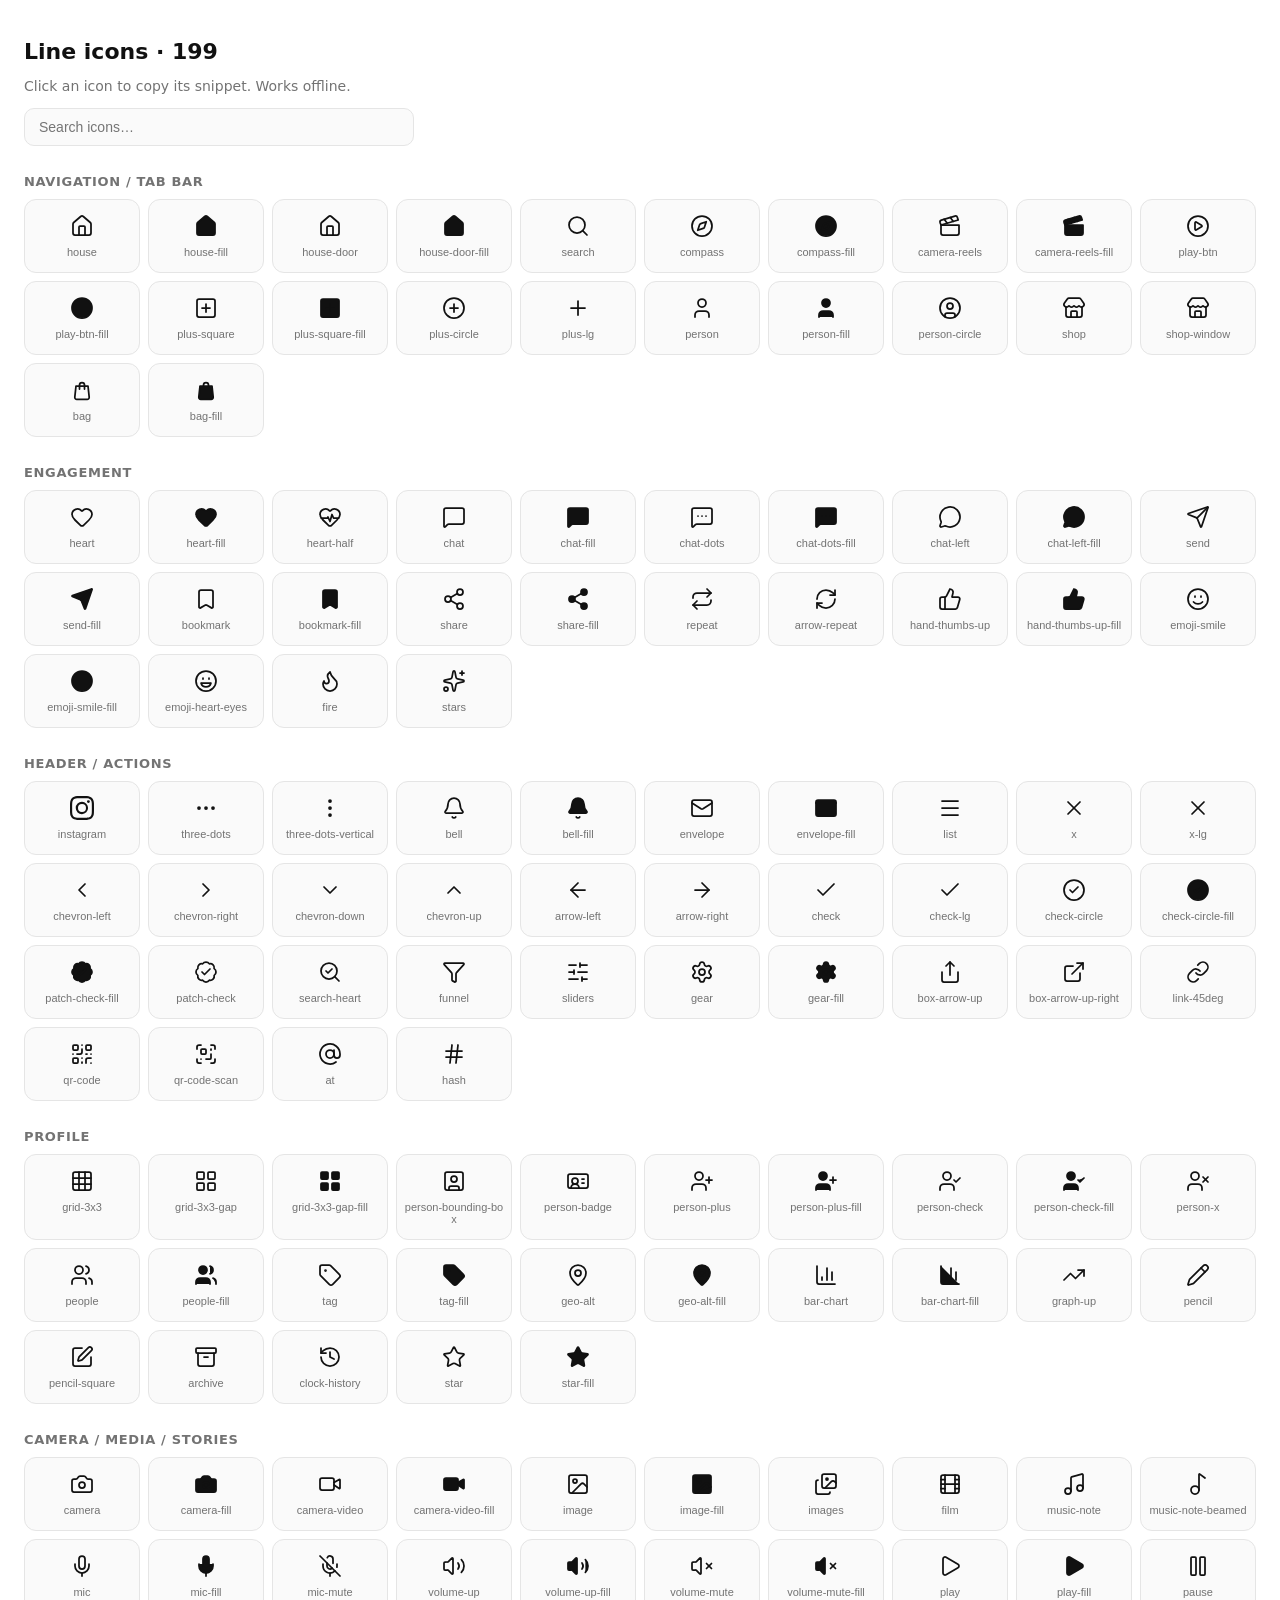
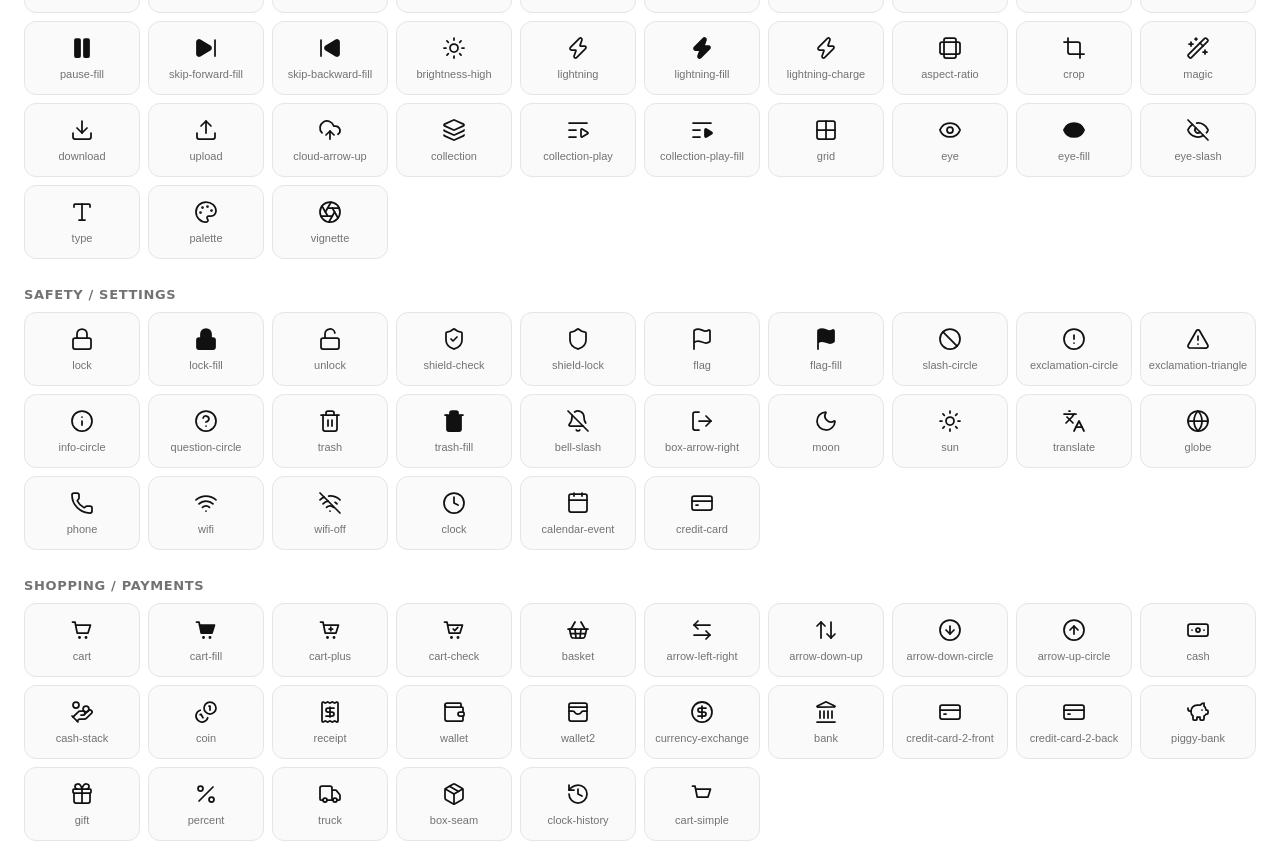
<file: instagram-icons/preview.html>
<!DOCTYPE html><html lang="en"><head><meta charset="utf-8"><meta name="viewport" content="width=device-width,initial-scale=1">
<title>Line icons – offline</title><style>
:root{--bg:#fff;--fg:#111;--mut:#737373;--bd:#e5e5e5;--card:#fafafa;--ic-stroke:1.75}
@media(prefers-color-scheme:dark){:root{--bg:#000;--fg:#f5f5f5;--mut:#a8a8a8;--bd:#262626;--card:#121212}}
body{margin:0;padding:24px;font:14px system-ui,sans-serif;background:var(--bg);color:var(--fg)}
h1{font-size:22px}h2{font-size:13px;margin:28px 0 10px;color:var(--mut);text-transform:uppercase;letter-spacing:.05em}
input{padding:10px 14px;width:100%;max-width:360px;border:1px solid var(--bd);border-radius:10px;background:var(--card);color:var(--fg);font-size:14px}
.bi{width:24px;height:24px;fill:none;stroke:currentColor;stroke-width:var(--ic-stroke);stroke-linecap:round;stroke-linejoin:round;display:inline-block}
.grid{display:grid;grid-template-columns:repeat(auto-fill,minmax(110px,1fr));gap:8px}
.cell{display:flex;flex-direction:column;align-items:center;gap:8px;padding:14px 6px;border:1px solid var(--bd);border-radius:12px;background:var(--card);color:var(--fg);cursor:pointer}
.cell:hover{border-color:#ffc107}.cell span{font-size:11px;color:var(--mut);word-break:break-all;text-align:center}
#toast{position:fixed;bottom:20px;left:50%;transform:translateX(-50%);background:#111;color:#fff;padding:8px 16px;border-radius:20px;opacity:0;transition:.2s}#toast.on{opacity:1}
</style></head><body><svg xmlns="http://www.w3.org/2000/svg" style="display:none">
<symbol overflow="visible" id="bi-house" viewBox="0 0 24 24"><path d="M15 21v-8a1 1 0 0 0-1-1h-4a1 1 0 0 0-1 1v8" /><path d="M3 10a2 2 0 0 1 .709-1.528l7-6a2 2 0 0 1 2.582 0l7 6A2 2 0 0 1 21 10v9a2 2 0 0 1-2 2H5a2 2 0 0 1-2-2z" /></symbol>
<symbol overflow="visible" id="bi-house-fill" viewBox="0 0 24 24"><g fill="currentColor"><path d="M15 21v-8a1 1 0 0 0-1-1h-4a1 1 0 0 0-1 1v8" /><path d="M3 10a2 2 0 0 1 .709-1.528l7-6a2 2 0 0 1 2.582 0l7 6A2 2 0 0 1 21 10v9a2 2 0 0 1-2 2H5a2 2 0 0 1-2-2z" /></g></symbol>
<symbol overflow="visible" id="bi-house-door" viewBox="0 0 24 24"><path d="M15 21v-8a1 1 0 0 0-1-1h-4a1 1 0 0 0-1 1v8" /><path d="M3 10a2 2 0 0 1 .709-1.528l7-6a2 2 0 0 1 2.582 0l7 6A2 2 0 0 1 21 10v9a2 2 0 0 1-2 2H5a2 2 0 0 1-2-2z" /></symbol>
<symbol overflow="visible" id="bi-house-door-fill" viewBox="0 0 24 24"><g fill="currentColor"><path d="M15 21v-8a1 1 0 0 0-1-1h-4a1 1 0 0 0-1 1v8" /><path d="M3 10a2 2 0 0 1 .709-1.528l7-6a2 2 0 0 1 2.582 0l7 6A2 2 0 0 1 21 10v9a2 2 0 0 1-2 2H5a2 2 0 0 1-2-2z" /></g></symbol>
<symbol overflow="visible" id="bi-search" viewBox="0 0 24 24"><path d="m21 21-4.34-4.34" /><circle cx="11" cy="11" r="8" /></symbol>
<symbol overflow="visible" id="bi-compass" viewBox="0 0 24 24"><circle cx="12" cy="12" r="10" /><path d="m16.24 7.76-1.804 5.411a2 2 0 0 1-1.265 1.265L7.76 16.24l1.804-5.411a2 2 0 0 1 1.265-1.265z" /></symbol>
<symbol overflow="visible" id="bi-compass-fill" viewBox="0 0 24 24"><g fill="currentColor"><circle cx="12" cy="12" r="10" /><path d="m16.24 7.76-1.804 5.411a2 2 0 0 1-1.265 1.265L7.76 16.24l1.804-5.411a2 2 0 0 1 1.265-1.265z" /></g></symbol>
<symbol overflow="visible" id="bi-camera-reels" viewBox="0 0 24 24"><path d="m12.296 3.464 3.02 3.956" /><path d="M20.2 6 3 11l-.9-2.4c-.3-1.1.3-2.2 1.3-2.5l13.5-4c1.1-.3 2.2.3 2.5 1.3z" /><path d="M3 11h18v8a2 2 0 0 1-2 2H5a2 2 0 0 1-2-2z" /><path d="m6.18 5.276 3.1 3.899" /></symbol>
<symbol overflow="visible" id="bi-camera-reels-fill" viewBox="0 0 24 24"><g fill="currentColor"><path d="m12.296 3.464 3.02 3.956" /><path d="M20.2 6 3 11l-.9-2.4c-.3-1.1.3-2.2 1.3-2.5l13.5-4c1.1-.3 2.2.3 2.5 1.3z" /><path d="M3 11h18v8a2 2 0 0 1-2 2H5a2 2 0 0 1-2-2z" /><path d="m6.18 5.276 3.1 3.899" /></g></symbol>
<symbol overflow="visible" id="bi-play-btn" viewBox="0 0 24 24"><path d="M9 9.003a1 1 0 0 1 1.517-.859l4.997 2.997a1 1 0 0 1 0 1.718l-4.997 2.997A1 1 0 0 1 9 14.996z" /><circle cx="12" cy="12" r="10" /></symbol>
<symbol overflow="visible" id="bi-play-btn-fill" viewBox="0 0 24 24"><g fill="currentColor"><path d="M9 9.003a1 1 0 0 1 1.517-.859l4.997 2.997a1 1 0 0 1 0 1.718l-4.997 2.997A1 1 0 0 1 9 14.996z" /><circle cx="12" cy="12" r="10" /></g></symbol>
<symbol overflow="visible" id="bi-plus-square" viewBox="0 0 24 24"><rect width="18" height="18" x="3" y="3" rx="2" /><path d="M8 12h8" /><path d="M12 8v8" /></symbol>
<symbol overflow="visible" id="bi-plus-square-fill" viewBox="0 0 24 24"><g fill="currentColor"><rect width="18" height="18" x="3" y="3" rx="2" /><path d="M8 12h8" /><path d="M12 8v8" /></g></symbol>
<symbol overflow="visible" id="bi-plus-circle" viewBox="0 0 24 24"><circle cx="12" cy="12" r="10" /><path d="M8 12h8" /><path d="M12 8v8" /></symbol>
<symbol overflow="visible" id="bi-plus-lg" viewBox="0 0 24 24"><path d="M5 12h14" /><path d="M12 5v14" /></symbol>
<symbol overflow="visible" id="bi-person" viewBox="0 0 24 24"><path d="M19 21v-2a4 4 0 0 0-4-4H9a4 4 0 0 0-4 4v2" /><circle cx="12" cy="7" r="4" /></symbol>
<symbol overflow="visible" id="bi-person-fill" viewBox="0 0 24 24"><g fill="currentColor"><path d="M19 21v-2a4 4 0 0 0-4-4H9a4 4 0 0 0-4 4v2" /><circle cx="12" cy="7" r="4" /></g></symbol>
<symbol overflow="visible" id="bi-person-circle" viewBox="0 0 24 24"><circle cx="12" cy="12" r="10" /><circle cx="12" cy="10" r="3" /><path d="M7 20.662V19a2 2 0 0 1 2-2h6a2 2 0 0 1 2 2v1.662" /></symbol>
<symbol overflow="visible" id="bi-shop" viewBox="0 0 24 24"><path d="M15 21v-5a1 1 0 0 0-1-1h-4a1 1 0 0 0-1 1v5" /><path d="M17.774 10.31a1.12 1.12 0 0 0-1.549 0 2.5 2.5 0 0 1-3.451 0 1.12 1.12 0 0 0-1.548 0 2.5 2.5 0 0 1-3.452 0 1.12 1.12 0 0 0-1.549 0 2.5 2.5 0 0 1-3.77-3.248l2.889-4.184A2 2 0 0 1 7 2h10a2 2 0 0 1 1.653.873l2.895 4.192a2.5 2.5 0 0 1-3.774 3.244" /><path d="M4 10.95V19a2 2 0 0 0 2 2h12a2 2 0 0 0 2-2v-8.05" /></symbol>
<symbol overflow="visible" id="bi-shop-window" viewBox="0 0 24 24"><path d="M15 21v-5a1 1 0 0 0-1-1h-4a1 1 0 0 0-1 1v5" /><path d="M17.774 10.31a1.12 1.12 0 0 0-1.549 0 2.5 2.5 0 0 1-3.451 0 1.12 1.12 0 0 0-1.548 0 2.5 2.5 0 0 1-3.452 0 1.12 1.12 0 0 0-1.549 0 2.5 2.5 0 0 1-3.77-3.248l2.889-4.184A2 2 0 0 1 7 2h10a2 2 0 0 1 1.653.873l2.895 4.192a2.5 2.5 0 0 1-3.774 3.244" /><path d="M4 10.95V19a2 2 0 0 0 2 2h12a2 2 0 0 0 2-2v-8.05" /></symbol>
<symbol overflow="visible" id="bi-bag" viewBox="0 0 24 24"><path d="M6 8h12l1.2 11.2a2 2 0 0 1-2 2.2H6.8a2 2 0 0 1-2-2.2z"/><path d="M9.5 11V7a2.5 2.5 0 0 1 5 0v4"/></symbol>
<symbol overflow="visible" id="bi-bag-fill" viewBox="0 0 24 24"><g fill="currentColor"><path d="M6 8h12l1.2 11.2a2 2 0 0 1-2 2.2H6.8a2 2 0 0 1-2-2.2z"/><path fill="none" d="M9.5 8V7a2.5 2.5 0 0 1 5 0v1"/></g></symbol>
<symbol overflow="visible" id="bi-heart" viewBox="0 0 24 24"><path d="M2 9.5a5.5 5.5 0 0 1 9.591-3.676.56.56 0 0 0 .818 0A5.49 5.49 0 0 1 22 9.5c0 2.29-1.5 4-3 5.5l-5.492 5.313a2 2 0 0 1-3 .019L5 15c-1.5-1.5-3-3.2-3-5.5" /></symbol>
<symbol overflow="visible" id="bi-heart-fill" viewBox="0 0 24 24"><g fill="currentColor"><path d="M2 9.5a5.5 5.5 0 0 1 9.591-3.676.56.56 0 0 0 .818 0A5.49 5.49 0 0 1 22 9.5c0 2.29-1.5 4-3 5.5l-5.492 5.313a2 2 0 0 1-3 .019L5 15c-1.5-1.5-3-3.2-3-5.5" /></g></symbol>
<symbol overflow="visible" id="bi-heart-half" viewBox="0 0 24 24"><path d="M2 9.5a5.5 5.5 0 0 1 9.591-3.676.56.56 0 0 0 .818 0A5.49 5.49 0 0 1 22 9.5c0 2.29-1.5 4-3 5.5l-5.492 5.313a2 2 0 0 1-3 .019L5 15c-1.5-1.5-3-3.2-3-5.5" /><path d="M3.22 13H9.5l.5-1 2 4.5 2-7 1.5 3.5h5.27" /></symbol>
<symbol overflow="visible" id="bi-chat" viewBox="0 0 24 24"><path d="M22 17a2 2 0 0 1-2 2H6.828a2 2 0 0 0-1.414.586l-2.202 2.202A.71.71 0 0 1 2 21.286V5a2 2 0 0 1 2-2h16a2 2 0 0 1 2 2z" /></symbol>
<symbol overflow="visible" id="bi-chat-fill" viewBox="0 0 24 24"><g fill="currentColor"><path d="M22 17a2 2 0 0 1-2 2H6.828a2 2 0 0 0-1.414.586l-2.202 2.202A.71.71 0 0 1 2 21.286V5a2 2 0 0 1 2-2h16a2 2 0 0 1 2 2z" /></g></symbol>
<symbol overflow="visible" id="bi-chat-dots" viewBox="0 0 24 24"><path d="M22 17a2 2 0 0 1-2 2H6.828a2 2 0 0 0-1.414.586l-2.202 2.202A.71.71 0 0 1 2 21.286V5a2 2 0 0 1 2-2h16a2 2 0 0 1 2 2z" /><path d="M12 11h.01" /><path d="M16 11h.01" /><path d="M8 11h.01" /></symbol>
<symbol overflow="visible" id="bi-chat-dots-fill" viewBox="0 0 24 24"><g fill="currentColor"><path d="M22 17a2 2 0 0 1-2 2H6.828a2 2 0 0 0-1.414.586l-2.202 2.202A.71.71 0 0 1 2 21.286V5a2 2 0 0 1 2-2h16a2 2 0 0 1 2 2z" /><path d="M12 11h.01" /><path d="M16 11h.01" /><path d="M8 11h.01" /></g></symbol>
<symbol overflow="visible" id="bi-chat-left" viewBox="0 0 24 24"><path d="M2.992 16.342a2 2 0 0 1 .094 1.167l-1.065 3.29a1 1 0 0 0 1.236 1.168l3.413-.998a2 2 0 0 1 1.099.092 10 10 0 1 0-4.777-4.719" /></symbol>
<symbol overflow="visible" id="bi-chat-left-fill" viewBox="0 0 24 24"><g fill="currentColor"><path d="M2.992 16.342a2 2 0 0 1 .094 1.167l-1.065 3.29a1 1 0 0 0 1.236 1.168l3.413-.998a2 2 0 0 1 1.099.092 10 10 0 1 0-4.777-4.719" /></g></symbol>
<symbol overflow="visible" id="bi-send" viewBox="0 0 24 24"><path d="M14.536 21.686a.5.5 0 0 0 .937-.024l6.5-19a.496.496 0 0 0-.635-.635l-19 6.5a.5.5 0 0 0-.024.937l7.93 3.18a2 2 0 0 1 1.112 1.11z" /><path d="m21.854 2.147-10.94 10.939" /></symbol>
<symbol overflow="visible" id="bi-send-fill" viewBox="0 0 24 24"><g fill="currentColor"><path d="M14.536 21.686a.5.5 0 0 0 .937-.024l6.5-19a.496.496 0 0 0-.635-.635l-19 6.5a.5.5 0 0 0-.024.937l7.93 3.18a2 2 0 0 1 1.112 1.11z" /><path d="m21.854 2.147-10.94 10.939" /></g></symbol>
<symbol overflow="visible" id="bi-bookmark" viewBox="0 0 24 24"><path d="M17 3a2 2 0 0 1 2 2v15a1 1 0 0 1-1.496.868l-4.512-2.578a2 2 0 0 0-1.984 0l-4.512 2.578A1 1 0 0 1 5 20V5a2 2 0 0 1 2-2z" /></symbol>
<symbol overflow="visible" id="bi-bookmark-fill" viewBox="0 0 24 24"><g fill="currentColor"><path d="M17 3a2 2 0 0 1 2 2v15a1 1 0 0 1-1.496.868l-4.512-2.578a2 2 0 0 0-1.984 0l-4.512 2.578A1 1 0 0 1 5 20V5a2 2 0 0 1 2-2z" /></g></symbol>
<symbol overflow="visible" id="bi-share" viewBox="0 0 24 24"><circle cx="18" cy="5" r="3" /><circle cx="6" cy="12" r="3" /><circle cx="18" cy="19" r="3" /><line x1="8.59" x2="15.42" y1="13.51" y2="17.49" /><line x1="15.41" x2="8.59" y1="6.51" y2="10.49" /></symbol>
<symbol overflow="visible" id="bi-share-fill" viewBox="0 0 24 24"><g fill="currentColor"><circle cx="18" cy="5" r="3" /><circle cx="6" cy="12" r="3" /><circle cx="18" cy="19" r="3" /><line x1="8.59" x2="15.42" y1="13.51" y2="17.49" /><line x1="15.41" x2="8.59" y1="6.51" y2="10.49" /></g></symbol>
<symbol overflow="visible" id="bi-repeat" viewBox="0 0 24 24"><path d="m17 2 4 4-4 4" /><path d="M3 11v-1a4 4 0 0 1 4-4h14" /><path d="m7 22-4-4 4-4" /><path d="M21 13v1a4 4 0 0 1-4 4H3" /></symbol>
<symbol overflow="visible" id="bi-arrow-repeat" viewBox="0 0 24 24"><path d="M3 12a9 9 0 0 1 9-9 9.75 9.75 0 0 1 6.74 2.74L21 8" /><path d="M21 3v5h-5" /><path d="M21 12a9 9 0 0 1-9 9 9.75 9.75 0 0 1-6.74-2.74L3 16" /><path d="M8 16H3v5" /></symbol>
<symbol overflow="visible" id="bi-hand-thumbs-up" viewBox="0 0 24 24"><path d="M15 5.88 14 10h5.83a2 2 0 0 1 1.92 2.56l-2.33 8A2 2 0 0 1 17.5 22H4a2 2 0 0 1-2-2v-8a2 2 0 0 1 2-2h2.76a2 2 0 0 0 1.79-1.11L12 2a3.13 3.13 0 0 1 3 3.88Z" /><path d="M7 10v12" /></symbol>
<symbol overflow="visible" id="bi-hand-thumbs-up-fill" viewBox="0 0 24 24"><g fill="currentColor"><path d="M15 5.88 14 10h5.83a2 2 0 0 1 1.92 2.56l-2.33 8A2 2 0 0 1 17.5 22H4a2 2 0 0 1-2-2v-8a2 2 0 0 1 2-2h2.76a2 2 0 0 0 1.79-1.11L12 2a3.13 3.13 0 0 1 3 3.88Z" /><path d="M7 10v12" /></g></symbol>
<symbol overflow="visible" id="bi-emoji-smile" viewBox="0 0 24 24"><path d="M15 10V9" /><path d="M16.472 15a6 6 0 01-8.943 0" /><path d="M9 10V9" /><circle cx="12" cy="12" r="10" /></symbol>
<symbol overflow="visible" id="bi-emoji-smile-fill" viewBox="0 0 24 24"><g fill="currentColor"><path d="M15 10V9" /><path d="M16.472 15a6 6 0 01-8.943 0" /><path d="M9 10V9" /><circle cx="12" cy="12" r="10" /></g></symbol>
<symbol overflow="visible" id="bi-emoji-heart-eyes" viewBox="0 0 24 24"><path d="M15 10V9" /><path d="M7.084 14.302a5.12 5.12 0 009.833 0 .24.24 0 00-.235-.302H7.32a.24.24 0 00-.235.302" /><path d="M9 10V9" /><circle cx="12" cy="12" r="10" /></symbol>
<symbol overflow="visible" id="bi-fire" viewBox="0 0 24 24"><path d="M12 3q1 4 4 6.5t3 5.5a1 1 0 0 1-14 0 5 5 0 0 1 1-3 1 1 0 0 0 5 0c0-2-1.5-3-1.5-5q0-2 2.5-4" /></symbol>
<symbol overflow="visible" id="bi-stars" viewBox="0 0 24 24"><path d="M11.017 2.814a1 1 0 0 1 1.966 0l1.051 5.558a2 2 0 0 0 1.594 1.594l5.558 1.051a1 1 0 0 1 0 1.966l-5.558 1.051a2 2 0 0 0-1.594 1.594l-1.051 5.558a1 1 0 0 1-1.966 0l-1.051-5.558a2 2 0 0 0-1.594-1.594l-5.558-1.051a1 1 0 0 1 0-1.966l5.558-1.051a2 2 0 0 0 1.594-1.594z" /><path d="M20 2v4" /><path d="M22 4h-4" /><circle cx="4" cy="20" r="2" /></symbol>
<symbol overflow="visible" id="bi-instagram" viewBox="0 0 16 16"><g fill="currentColor" stroke="none"><path d="M8 0C5.829 0 5.556.01 4.703.048 3.85.088 3.269.222 2.76.42a3.9 3.9 0 0 0-1.417.923A3.9 3.9 0 0 0 .42 2.76C.222 3.268.087 3.85.048 4.7.01 5.555 0 5.827 0 8.001c0 2.172.01 2.444.048 3.297.04.852.174 1.433.372 1.942.205.526.478.972.923 1.417.444.445.89.719 1.416.923.51.198 1.09.333 1.942.372C5.555 15.99 5.827 16 8 16s2.444-.01 3.298-.048c.851-.04 1.434-.174 1.943-.372a3.9 3.9 0 0 0 1.416-.923c.445-.445.718-.891.923-1.417.197-.509.332-1.09.372-1.942C15.99 10.445 16 10.173 16 8s-.01-2.445-.048-3.299c-.04-.851-.175-1.433-.372-1.941a3.9 3.9 0 0 0-.923-1.417A3.9 3.9 0 0 0 13.24.42c-.51-.198-1.092-.333-1.943-.372C10.443.01 10.172 0 7.998 0zm-.717 1.442h.718c2.136 0 2.389.007 3.232.046.78.035 1.204.166 1.486.275.373.145.64.319.92.599s.453.546.598.92c.11.281.24.705.275 1.485.039.843.047 1.096.047 3.231s-.008 2.389-.047 3.232c-.035.78-.166 1.203-.275 1.485a2.5 2.5 0 0 1-.599.919c-.28.28-.546.453-.92.598-.28.11-.704.24-1.485.276-.843.038-1.096.047-3.232.047s-2.39-.009-3.233-.047c-.78-.036-1.203-.166-1.485-.276a2.5 2.5 0 0 1-.92-.598 2.5 2.5 0 0 1-.6-.92c-.109-.281-.24-.705-.275-1.485-.038-.843-.046-1.096-.046-3.233s.008-2.388.046-3.231c.036-.78.166-1.204.276-1.486.145-.373.319-.64.599-.92s.546-.453.92-.598c.282-.11.705-.24 1.485-.276.738-.034 1.024-.044 2.515-.045zm4.988 1.328a.96.96 0 1 0 0 1.92.96.96 0 0 0 0-1.92m-4.27 1.122a4.109 4.109 0 1 0 0 8.217 4.109 4.109 0 0 0 0-8.217m0 1.441a2.667 2.667 0 1 1 0 5.334 2.667 2.667 0 0 1 0-5.334"/></g></symbol>
<symbol overflow="visible" id="bi-three-dots" viewBox="0 0 24 24"><circle cx="12" cy="12" r="1" /><circle cx="19" cy="12" r="1" /><circle cx="5" cy="12" r="1" /></symbol>
<symbol overflow="visible" id="bi-three-dots-vertical" viewBox="0 0 24 24"><circle cx="12" cy="12" r="1" /><circle cx="12" cy="5" r="1" /><circle cx="12" cy="19" r="1" /></symbol>
<symbol overflow="visible" id="bi-bell" viewBox="0 0 24 24"><path d="M10.268 21a2 2 0 0 0 3.464 0" /><path d="M3.262 15.326A1 1 0 0 0 4 17h16a1 1 0 0 0 .74-1.673C19.41 13.956 18 12.499 18 8A6 6 0 0 0 6 8c0 4.499-1.411 5.956-2.738 7.326" /></symbol>
<symbol overflow="visible" id="bi-bell-fill" viewBox="0 0 24 24"><g fill="currentColor"><path d="M10.268 21a2 2 0 0 0 3.464 0" /><path d="M3.262 15.326A1 1 0 0 0 4 17h16a1 1 0 0 0 .74-1.673C19.41 13.956 18 12.499 18 8A6 6 0 0 0 6 8c0 4.499-1.411 5.956-2.738 7.326" /></g></symbol>
<symbol overflow="visible" id="bi-envelope" viewBox="0 0 24 24"><path d="m22 7-8.991 5.727a2 2 0 0 1-2.009 0L2 7" /><rect x="2" y="4" width="20" height="16" rx="2" /></symbol>
<symbol overflow="visible" id="bi-envelope-fill" viewBox="0 0 24 24"><g fill="currentColor"><path d="m22 7-8.991 5.727a2 2 0 0 1-2.009 0L2 7" /><rect x="2" y="4" width="20" height="16" rx="2" /></g></symbol>
<symbol overflow="visible" id="bi-list" viewBox="0 0 24 24"><path d="M4 5h16" /><path d="M4 12h16" /><path d="M4 19h16" /></symbol>
<symbol overflow="visible" id="bi-x" viewBox="0 0 24 24"><path d="M18 6 6 18" /><path d="m6 6 12 12" /></symbol>
<symbol overflow="visible" id="bi-x-lg" viewBox="0 0 24 24"><path d="M18 6 6 18" /><path d="m6 6 12 12" /></symbol>
<symbol overflow="visible" id="bi-chevron-left" viewBox="0 0 24 24"><path d="m15 18-6-6 6-6" /></symbol>
<symbol overflow="visible" id="bi-chevron-right" viewBox="0 0 24 24"><path d="m9 18 6-6-6-6" /></symbol>
<symbol overflow="visible" id="bi-chevron-down" viewBox="0 0 24 24"><path d="m6 9 6 6 6-6" /></symbol>
<symbol overflow="visible" id="bi-chevron-up" viewBox="0 0 24 24"><path d="m18 15-6-6-6 6" /></symbol>
<symbol overflow="visible" id="bi-arrow-left" viewBox="0 0 24 24"><path d="m12 19-7-7 7-7" /><path d="M19 12H5" /></symbol>
<symbol overflow="visible" id="bi-arrow-right" viewBox="0 0 24 24"><path d="M5 12h14" /><path d="m12 5 7 7-7 7" /></symbol>
<symbol overflow="visible" id="bi-check" viewBox="0 0 24 24"><path d="M20 6 9 17l-5-5" /></symbol>
<symbol overflow="visible" id="bi-check-lg" viewBox="0 0 24 24"><path d="M20 6 9 17l-5-5" /></symbol>
<symbol overflow="visible" id="bi-check-circle" viewBox="0 0 24 24"><circle cx="12" cy="12" r="10" /><path d="m16 9-5.5 5.5L8 12" /></symbol>
<symbol overflow="visible" id="bi-check-circle-fill" viewBox="0 0 24 24"><g fill="currentColor"><circle cx="12" cy="12" r="10" /><path d="m16 9-5.5 5.5L8 12" /></g></symbol>
<symbol overflow="visible" id="bi-patch-check-fill" viewBox="0 0 24 24"><g fill="currentColor"><path d="M3.85 8.62a4 4 0 0 1 4.78-4.77 4 4 0 0 1 6.74 0 4 4 0 0 1 4.78 4.78 4 4 0 0 1 0 6.74 4 4 0 0 1-4.77 4.78 4 4 0 0 1-6.75 0 4 4 0 0 1-4.78-4.77 4 4 0 0 1 0-6.76Z" /><path d="m16 9-5.5 5.5L8 12" /></g></symbol>
<symbol overflow="visible" id="bi-patch-check" viewBox="0 0 24 24"><path d="M3.85 8.62a4 4 0 0 1 4.78-4.77 4 4 0 0 1 6.74 0 4 4 0 0 1 4.78 4.78 4 4 0 0 1 0 6.74 4 4 0 0 1-4.77 4.78 4 4 0 0 1-6.75 0 4 4 0 0 1-4.78-4.77 4 4 0 0 1 0-6.76Z" /><path d="m16 9-5.5 5.5L8 12" /></symbol>
<symbol overflow="visible" id="bi-search-heart" viewBox="0 0 24 24"><path d="m8 11 2 2 4-4" /><circle cx="11" cy="11" r="8" /><path d="m21 21-4.3-4.3" /></symbol>
<symbol overflow="visible" id="bi-funnel" viewBox="0 0 24 24"><path d="M10 20a1 1 0 0 0 .553.895l2 1A1 1 0 0 0 14 21v-7a2 2 0 0 1 .517-1.341L21.74 4.67A1 1 0 0 0 21 3H3a1 1 0 0 0-.742 1.67l7.225 7.989A2 2 0 0 1 10 14z" /></symbol>
<symbol overflow="visible" id="bi-sliders" viewBox="0 0 24 24"><path d="M10 5H3" /><path d="M12 19H3" /><path d="M14 3v4" /><path d="M16 17v4" /><path d="M21 12h-9" /><path d="M21 19h-5" /><path d="M21 5h-7" /><path d="M8 10v4" /><path d="M8 12H3" /></symbol>
<symbol overflow="visible" id="bi-gear" viewBox="0 0 24 24"><path d="M9.671 4.136a2.34 2.34 0 0 1 4.659 0 2.34 2.34 0 0 0 3.319 1.915 2.34 2.34 0 0 1 2.33 4.033 2.34 2.34 0 0 0 0 3.831 2.34 2.34 0 0 1-2.33 4.033 2.34 2.34 0 0 0-3.319 1.915 2.34 2.34 0 0 1-4.659 0 2.34 2.34 0 0 0-3.32-1.915 2.34 2.34 0 0 1-2.33-4.033 2.34 2.34 0 0 0 0-3.831A2.34 2.34 0 0 1 6.35 6.051a2.34 2.34 0 0 0 3.319-1.915" /><circle cx="12" cy="12" r="3" /></symbol>
<symbol overflow="visible" id="bi-gear-fill" viewBox="0 0 24 24"><g fill="currentColor"><path d="M9.671 4.136a2.34 2.34 0 0 1 4.659 0 2.34 2.34 0 0 0 3.319 1.915 2.34 2.34 0 0 1 2.33 4.033 2.34 2.34 0 0 0 0 3.831 2.34 2.34 0 0 1-2.33 4.033 2.34 2.34 0 0 0-3.319 1.915 2.34 2.34 0 0 1-4.659 0 2.34 2.34 0 0 0-3.32-1.915 2.34 2.34 0 0 1-2.33-4.033 2.34 2.34 0 0 0 0-3.831A2.34 2.34 0 0 1 6.35 6.051a2.34 2.34 0 0 0 3.319-1.915" /><circle cx="12" cy="12" r="3" /></g></symbol>
<symbol overflow="visible" id="bi-box-arrow-up" viewBox="0 0 24 24"><path d="M12 2v13" /><path d="m16 6-4-4-4 4" /><path d="M4 12v8a2 2 0 0 0 2 2h12a2 2 0 0 0 2-2v-8" /></symbol>
<symbol overflow="visible" id="bi-box-arrow-up-right" viewBox="0 0 24 24"><path d="M15 3h6v6" /><path d="M10 14 21 3" /><path d="M18 13v6a2 2 0 0 1-2 2H5a2 2 0 0 1-2-2V8a2 2 0 0 1 2-2h6" /></symbol>
<symbol overflow="visible" id="bi-link-45deg" viewBox="0 0 24 24"><path d="M10 13a5 5 0 0 0 7.54.54l3-3a5 5 0 0 0-7.07-7.07l-1.72 1.71" /><path d="M14 11a5 5 0 0 0-7.54-.54l-3 3a5 5 0 0 0 7.07 7.07l1.71-1.71" /></symbol>
<symbol overflow="visible" id="bi-qr-code" viewBox="0 0 24 24"><rect width="5" height="5" x="3" y="3" rx="1" /><rect width="5" height="5" x="16" y="3" rx="1" /><rect width="5" height="5" x="3" y="16" rx="1" /><path d="M21 16h-3a2 2 0 0 0-2 2v3" /><path d="M21 21v.01" /><path d="M12 7v3a2 2 0 0 1-2 2H7" /><path d="M3 12h.01" /><path d="M12 3h.01" /><path d="M12 16v.01" /><path d="M16 12h1" /><path d="M21 12v.01" /><path d="M12 21v-1" /></symbol>
<symbol overflow="visible" id="bi-qr-code-scan" viewBox="0 0 24 24"><path d="M17 12v4a1 1 0 0 1-1 1h-4" /><path d="M17 3h2a2 2 0 0 1 2 2v2" /><path d="M17 8V7" /><path d="M21 17v2a2 2 0 0 1-2 2h-2" /><path d="M3 7V5a2 2 0 0 1 2-2h2" /><path d="M7 17h.01" /><path d="M7 21H5a2 2 0 0 1-2-2v-2" /><rect x="7" y="7" width="5" height="5" rx="1" /></symbol>
<symbol overflow="visible" id="bi-at" viewBox="0 0 24 24"><circle cx="12" cy="12" r="4" /><path d="M16 8v5a3 3 0 0 0 6 0v-1a10 10 0 1 0-4 8" /></symbol>
<symbol overflow="visible" id="bi-hash" viewBox="0 0 24 24"><line x1="4" x2="20" y1="9" y2="9" /><line x1="4" x2="20" y1="15" y2="15" /><line x1="10" x2="8" y1="3" y2="21" /><line x1="16" x2="14" y1="3" y2="21" /></symbol>
<symbol overflow="visible" id="bi-grid-3x3" viewBox="0 0 24 24"><rect width="18" height="18" x="3" y="3" rx="2" /><path d="M3 9h18" /><path d="M3 15h18" /><path d="M9 3v18" /><path d="M15 3v18" /></symbol>
<symbol overflow="visible" id="bi-grid-3x3-gap" viewBox="0 0 24 24"><rect width="7" height="7" x="3" y="3" rx="1" /><rect width="7" height="7" x="14" y="3" rx="1" /><rect width="7" height="7" x="14" y="14" rx="1" /><rect width="7" height="7" x="3" y="14" rx="1" /></symbol>
<symbol overflow="visible" id="bi-grid-3x3-gap-fill" viewBox="0 0 24 24"><g fill="currentColor"><rect width="7" height="7" x="3" y="3" rx="1" /><rect width="7" height="7" x="14" y="3" rx="1" /><rect width="7" height="7" x="14" y="14" rx="1" /><rect width="7" height="7" x="3" y="14" rx="1" /></g></symbol>
<symbol overflow="visible" id="bi-person-bounding-box" viewBox="0 0 24 24"><rect width="18" height="18" x="3" y="3" rx="2" /><circle cx="12" cy="10" r="3" /><path d="M7 21v-2a2 2 0 0 1 2-2h6a2 2 0 0 1 2 2v2" /></symbol>
<symbol overflow="visible" id="bi-person-badge" viewBox="0 0 24 24"><path d="M13 19a4 4 0 00-8 0" /><path d="M16 10h2" /><path d="M16 14h2" /><circle cx="9" cy="12" r="3" /><rect x="2" y="5" width="20" height="14" rx="2" /></symbol>
<symbol overflow="visible" id="bi-person-plus" viewBox="0 0 24 24"><path d="M16 21v-2a4 4 0 0 0-4-4H6a4 4 0 0 0-4 4v2" /><circle cx="9" cy="7" r="4" /><line x1="19" x2="19" y1="8" y2="14" /><line x1="22" x2="16" y1="11" y2="11" /></symbol>
<symbol overflow="visible" id="bi-person-plus-fill" viewBox="0 0 24 24"><g fill="currentColor"><path d="M16 21v-2a4 4 0 0 0-4-4H6a4 4 0 0 0-4 4v2" /><circle cx="9" cy="7" r="4" /><line x1="19" x2="19" y1="8" y2="14" /><line x1="22" x2="16" y1="11" y2="11" /></g></symbol>
<symbol overflow="visible" id="bi-person-check" viewBox="0 0 24 24"><path d="m16 11 2 2 4-4" /><path d="M16 21v-2a4 4 0 0 0-4-4H6a4 4 0 0 0-4 4v2" /><circle cx="9" cy="7" r="4" /></symbol>
<symbol overflow="visible" id="bi-person-check-fill" viewBox="0 0 24 24"><g fill="currentColor"><path d="m16 11 2 2 4-4" /><path d="M16 21v-2a4 4 0 0 0-4-4H6a4 4 0 0 0-4 4v2" /><circle cx="9" cy="7" r="4" /></g></symbol>
<symbol overflow="visible" id="bi-person-x" viewBox="0 0 24 24"><path d="M16 21v-2a4 4 0 0 0-4-4H6a4 4 0 0 0-4 4v2" /><circle cx="9" cy="7" r="4" /><line x1="17" x2="22" y1="8" y2="13" /><line x1="22" x2="17" y1="8" y2="13" /></symbol>
<symbol overflow="visible" id="bi-people" viewBox="0 0 24 24"><path d="M16 21v-2a4 4 0 0 0-4-4H6a4 4 0 0 0-4 4v2" /><path d="M16 3.128a4 4 0 0 1 0 7.744" /><path d="M22 21v-2a4 4 0 0 0-3-3.87" /><circle cx="9" cy="7" r="4" /></symbol>
<symbol overflow="visible" id="bi-people-fill" viewBox="0 0 24 24"><g fill="currentColor"><path d="M16 21v-2a4 4 0 0 0-4-4H6a4 4 0 0 0-4 4v2" /><path d="M16 3.128a4 4 0 0 1 0 7.744" /><path d="M22 21v-2a4 4 0 0 0-3-3.87" /><circle cx="9" cy="7" r="4" /></g></symbol>
<symbol overflow="visible" id="bi-tag" viewBox="0 0 24 24"><path d="M12.586 2.586A2 2 0 0 0 11.172 2H4a2 2 0 0 0-2 2v7.172a2 2 0 0 0 .586 1.414l8.704 8.704a2.426 2.426 0 0 0 3.42 0l6.58-6.58a2.426 2.426 0 0 0 0-3.42z" /><circle cx="7.5" cy="7.5" r=".5" fill="currentColor" /></symbol>
<symbol overflow="visible" id="bi-tag-fill" viewBox="0 0 24 24"><g fill="currentColor"><path d="M12.586 2.586A2 2 0 0 0 11.172 2H4a2 2 0 0 0-2 2v7.172a2 2 0 0 0 .586 1.414l8.704 8.704a2.426 2.426 0 0 0 3.42 0l6.58-6.58a2.426 2.426 0 0 0 0-3.42z" /><circle cx="7.5" cy="7.5" r=".5" fill="currentColor" /></g></symbol>
<symbol overflow="visible" id="bi-geo-alt" viewBox="0 0 24 24"><path d="M20 10c0 4.993-5.539 10.193-7.399 11.799a1 1 0 0 1-1.202 0C9.539 20.193 4 14.993 4 10a8 8 0 0 1 16 0" /><circle cx="12" cy="10" r="3" /></symbol>
<symbol overflow="visible" id="bi-geo-alt-fill" viewBox="0 0 24 24"><g fill="currentColor"><path d="M20 10c0 4.993-5.539 10.193-7.399 11.799a1 1 0 0 1-1.202 0C9.539 20.193 4 14.993 4 10a8 8 0 0 1 16 0" /><circle cx="12" cy="10" r="3" /></g></symbol>
<symbol overflow="visible" id="bi-bar-chart" viewBox="0 0 24 24"><path d="M3 3v16a2 2 0 0 0 2 2h16" /><path d="M18 17V9" /><path d="M13 17V5" /><path d="M8 17v-3" /></symbol>
<symbol overflow="visible" id="bi-bar-chart-fill" viewBox="0 0 24 24"><g fill="currentColor"><path d="M3 3v16a2 2 0 0 0 2 2h16" /><path d="M18 17V9" /><path d="M13 17V5" /><path d="M8 17v-3" /></g></symbol>
<symbol overflow="visible" id="bi-graph-up" viewBox="0 0 24 24"><path d="M16 7h6v6" /><path d="m22 7-8.5 8.5-5-5L2 17" /></symbol>
<symbol overflow="visible" id="bi-pencil" viewBox="0 0 24 24"><path d="M21.174 6.812a1 1 0 0 0-3.986-3.987L3.842 16.174a2 2 0 0 0-.5.83l-1.321 4.352a.5.5 0 0 0 .623.622l4.353-1.32a2 2 0 0 0 .83-.497z" /><path d="m15 5 4 4" /></symbol>
<symbol overflow="visible" id="bi-pencil-square" viewBox="0 0 24 24"><path d="M12 3H5a2 2 0 0 0-2 2v14a2 2 0 0 0 2 2h14a2 2 0 0 0 2-2v-7" /><path d="M18.375 2.625a1 1 0 0 1 3 3l-9.013 9.014a2 2 0 0 1-.853.505l-2.873.84a.5.5 0 0 1-.62-.62l.84-2.873a2 2 0 0 1 .506-.852z" /></symbol>
<symbol overflow="visible" id="bi-archive" viewBox="0 0 24 24"><rect width="20" height="5" x="2" y="3" rx="1" /><path d="M4 8v11a2 2 0 0 0 2 2h12a2 2 0 0 0 2-2V8" /><path d="M10 12h4" /></symbol>
<symbol overflow="visible" id="bi-clock-history" viewBox="0 0 24 24"><path d="M3 12a9 9 0 1 0 9-9 9.75 9.75 0 0 0-6.74 2.74L3 8" /><path d="M3 3v5h5" /><path d="M12 7v5l4 2" /></symbol>
<symbol overflow="visible" id="bi-star" viewBox="0 0 24 24"><path d="M11.525 2.295a.53.53 0 0 1 .95 0l2.31 4.679a2.123 2.123 0 0 0 1.595 1.16l5.166.756a.53.53 0 0 1 .294.904l-3.736 3.638a2.123 2.123 0 0 0-.611 1.878l.882 5.14a.53.53 0 0 1-.771.56l-4.618-2.428a2.122 2.122 0 0 0-1.973 0L6.396 21.01a.53.53 0 0 1-.77-.56l.881-5.139a2.122 2.122 0 0 0-.611-1.879L2.16 9.795a.53.53 0 0 1 .294-.906l5.165-.755a2.122 2.122 0 0 0 1.597-1.16z" /></symbol>
<symbol overflow="visible" id="bi-star-fill" viewBox="0 0 24 24"><g fill="currentColor"><path d="M11.525 2.295a.53.53 0 0 1 .95 0l2.31 4.679a2.123 2.123 0 0 0 1.595 1.16l5.166.756a.53.53 0 0 1 .294.904l-3.736 3.638a2.123 2.123 0 0 0-.611 1.878l.882 5.14a.53.53 0 0 1-.771.56l-4.618-2.428a2.122 2.122 0 0 0-1.973 0L6.396 21.01a.53.53 0 0 1-.77-.56l.881-5.139a2.122 2.122 0 0 0-.611-1.879L2.16 9.795a.53.53 0 0 1 .294-.906l5.165-.755a2.122 2.122 0 0 0 1.597-1.16z" /></g></symbol>
<symbol overflow="visible" id="bi-camera" viewBox="0 0 24 24"><path d="M13.997 4a2 2 0 0 1 1.76 1.05l.486.9A2 2 0 0 0 18.003 7H20a2 2 0 0 1 2 2v9a2 2 0 0 1-2 2H4a2 2 0 0 1-2-2V9a2 2 0 0 1 2-2h1.997a2 2 0 0 0 1.759-1.048l.489-.904A2 2 0 0 1 10.004 4z" /><circle cx="12" cy="13" r="3" /></symbol>
<symbol overflow="visible" id="bi-camera-fill" viewBox="0 0 24 24"><g fill="currentColor"><path d="M13.997 4a2 2 0 0 1 1.76 1.05l.486.9A2 2 0 0 0 18.003 7H20a2 2 0 0 1 2 2v9a2 2 0 0 1-2 2H4a2 2 0 0 1-2-2V9a2 2 0 0 1 2-2h1.997a2 2 0 0 0 1.759-1.048l.489-.904A2 2 0 0 1 10.004 4z" /><circle cx="12" cy="13" r="3" /></g></symbol>
<symbol overflow="visible" id="bi-camera-video" viewBox="0 0 24 24"><path d="m16 13 5.223 3.482a.5.5 0 0 0 .777-.416V7.87a.5.5 0 0 0-.752-.432L16 10.5" /><rect x="2" y="6" width="14" height="12" rx="2" /></symbol>
<symbol overflow="visible" id="bi-camera-video-fill" viewBox="0 0 24 24"><g fill="currentColor"><path d="m16 13 5.223 3.482a.5.5 0 0 0 .777-.416V7.87a.5.5 0 0 0-.752-.432L16 10.5" /><rect x="2" y="6" width="14" height="12" rx="2" /></g></symbol>
<symbol overflow="visible" id="bi-image" viewBox="0 0 24 24"><rect width="18" height="18" x="3" y="3" rx="2" ry="2" /><circle cx="9" cy="9" r="2" /><path d="m21 15-3.086-3.086a2 2 0 0 0-2.828 0L6 21" /></symbol>
<symbol overflow="visible" id="bi-image-fill" viewBox="0 0 24 24"><g fill="currentColor"><rect width="18" height="18" x="3" y="3" rx="2" ry="2" /><circle cx="9" cy="9" r="2" /><path d="m21 15-3.086-3.086a2 2 0 0 0-2.828 0L6 21" /></g></symbol>
<symbol overflow="visible" id="bi-images" viewBox="0 0 24 24"><path d="m22 11-1.296-1.296a2.4 2.4 0 0 0-3.408 0L11 16" /><path d="M4 8a2 2 0 0 0-2 2v10a2 2 0 0 0 2 2h10a2 2 0 0 0 2-2" /><circle cx="13" cy="7" r="1" fill="currentColor" /><rect x="8" y="2" width="14" height="14" rx="2" /></symbol>
<symbol overflow="visible" id="bi-film" viewBox="0 0 24 24"><rect width="18" height="18" x="3" y="3" rx="2" /><path d="M7 3v18" /><path d="M3 7.5h4" /><path d="M3 12h18" /><path d="M3 16.5h4" /><path d="M17 3v18" /><path d="M17 7.5h4" /><path d="M17 16.5h4" /></symbol>
<symbol overflow="visible" id="bi-music-note" viewBox="0 0 24 24"><path d="M21 16V3a1 1 0 0 0-1.28-.96l-10 2.917a1 1 0 0 0-.72.96V19" /><circle cx="18" cy="16" r="3" /><circle cx="6" cy="19" r="3" /></symbol>
<symbol overflow="visible" id="bi-music-note-beamed" viewBox="0 0 24 24"><path d="m19 6-5.2-3.9a.5.5 0 0 0-.8.4V18" /><circle cx="9" cy="18" r="4" /></symbol>
<symbol overflow="visible" id="bi-mic" viewBox="0 0 24 24"><path d="M12 19v3" /><path d="M19 10v2a7 7 0 0 1-14 0v-2" /><rect x="9" y="2" width="6" height="13" rx="3" /></symbol>
<symbol overflow="visible" id="bi-mic-fill" viewBox="0 0 24 24"><g fill="currentColor"><path d="M12 19v3" /><path d="M19 10v2a7 7 0 0 1-14 0v-2" /><rect x="9" y="2" width="6" height="13" rx="3" /></g></symbol>
<symbol overflow="visible" id="bi-mic-mute" viewBox="0 0 24 24"><path d="M12 19v3" /><path d="M15 9.34V5a3 3 0 0 0-5.68-1.33" /><path d="M16.95 16.95A7 7 0 0 1 5 12v-2" /><path d="M18.89 13.23A7 7 0 0 0 19 12v-2" /><path d="m2 2 20 20" /><path d="M9 9v3a3 3 0 0 0 5.12 2.12" /></symbol>
<symbol overflow="visible" id="bi-volume-up" viewBox="0 0 24 24"><path d="M11 4.702a.705.705 0 0 0-1.203-.498L6.413 7.587A1.4 1.4 0 0 1 5.416 8H3a1 1 0 0 0-1 1v6a1 1 0 0 0 1 1h2.416a1.4 1.4 0 0 1 .997.413l3.383 3.384A.705.705 0 0 0 11 19.298z" /><path d="M16 9a5 5 0 0 1 0 6" /><path d="M19.364 18.364a9 9 0 0 0 0-12.728" /></symbol>
<symbol overflow="visible" id="bi-volume-up-fill" viewBox="0 0 24 24"><g fill="currentColor"><path d="M11 4.702a.705.705 0 0 0-1.203-.498L6.413 7.587A1.4 1.4 0 0 1 5.416 8H3a1 1 0 0 0-1 1v6a1 1 0 0 0 1 1h2.416a1.4 1.4 0 0 1 .997.413l3.383 3.384A.705.705 0 0 0 11 19.298z" /><path d="M16 9a5 5 0 0 1 0 6" /><path d="M19.364 18.364a9 9 0 0 0 0-12.728" /></g></symbol>
<symbol overflow="visible" id="bi-volume-mute" viewBox="0 0 24 24"><path d="M11 4.702a.7.7 0 0 0-1.203-.498L6.413 7.587A1.4 1.4 0 0 1 5.416 8H3a1 1 0 0 0-1 1v6a1 1 0 0 0 1 1h2.416a1.4 1.4 0 0 1 .997.413l3.383 3.384A.7.7 0 0 0 11 19.298z" /><path d="m16.5 14.5 5-5" /><path d="m16.5 9.5 5 5" /></symbol>
<symbol overflow="visible" id="bi-volume-mute-fill" viewBox="0 0 24 24"><g fill="currentColor"><path d="M11 4.702a.7.7 0 0 0-1.203-.498L6.413 7.587A1.4 1.4 0 0 1 5.416 8H3a1 1 0 0 0-1 1v6a1 1 0 0 0 1 1h2.416a1.4 1.4 0 0 1 .997.413l3.383 3.384A.7.7 0 0 0 11 19.298z" /><path d="m16.5 14.5 5-5" /><path d="m16.5 9.5 5 5" /></g></symbol>
<symbol overflow="visible" id="bi-play" viewBox="0 0 24 24"><path d="M5 5a2 2 0 0 1 3.008-1.728l11.997 6.998a2 2 0 0 1 .003 3.458l-12 7A2 2 0 0 1 5 19z" /></symbol>
<symbol overflow="visible" id="bi-play-fill" viewBox="0 0 24 24"><g fill="currentColor"><path d="M5 5a2 2 0 0 1 3.008-1.728l11.997 6.998a2 2 0 0 1 .003 3.458l-12 7A2 2 0 0 1 5 19z" /></g></symbol>
<symbol overflow="visible" id="bi-pause" viewBox="0 0 24 24"><rect x="14" y="3" width="5" height="18" rx="1" /><rect x="5" y="3" width="5" height="18" rx="1" /></symbol>
<symbol overflow="visible" id="bi-pause-fill" viewBox="0 0 24 24"><g fill="currentColor"><rect x="14" y="3" width="5" height="18" rx="1" /><rect x="5" y="3" width="5" height="18" rx="1" /></g></symbol>
<symbol overflow="visible" id="bi-skip-forward-fill" viewBox="0 0 24 24"><g fill="currentColor"><path d="M21 4v16" /><path d="M6.029 4.285A2 2 0 0 0 3 6v12a2 2 0 0 0 3.029 1.715l9.997-5.998a2 2 0 0 0 .003-3.432z" /></g></symbol>
<symbol overflow="visible" id="bi-skip-backward-fill" viewBox="0 0 24 24"><g fill="currentColor"><path d="M17.971 4.285A2 2 0 0 1 21 6v12a2 2 0 0 1-3.029 1.715l-9.997-5.998a2 2 0 0 1-.003-3.432z" /><path d="M3 20V4" /></g></symbol>
<symbol overflow="visible" id="bi-brightness-high" viewBox="0 0 24 24"><circle cx="12" cy="12" r="4" /><path d="M12 2v2" /><path d="M12 20v2" /><path d="m4.93 4.93 1.41 1.41" /><path d="m17.66 17.66 1.41 1.41" /><path d="M2 12h2" /><path d="M20 12h2" /><path d="m6.34 17.66-1.41 1.41" /><path d="m19.07 4.93-1.41 1.41" /></symbol>
<symbol overflow="visible" id="bi-lightning" viewBox="0 0 24 24"><path d="M15.914 4a1.5 1.5 0 00-2.474-1.561l-9 9A1.5 1.5 0 005.5 14h4.002a.5.5 0 01.471.666L8.086 20a1.5 1.5 0 002.475 1.56l9-9A1.5 1.5 0 0018.5 10h-3.997a.5.5 0 01-.472-.667z" /></symbol>
<symbol overflow="visible" id="bi-lightning-fill" viewBox="0 0 24 24"><g fill="currentColor"><path d="M15.914 4a1.5 1.5 0 00-2.474-1.561l-9 9A1.5 1.5 0 005.5 14h4.002a.5.5 0 01.471.666L8.086 20a1.5 1.5 0 002.475 1.56l9-9A1.5 1.5 0 0018.5 10h-3.997a.5.5 0 01-.472-.667z" /></g></symbol>
<symbol overflow="visible" id="bi-lightning-charge" viewBox="0 0 24 24"><path d="M15.914 4a1.5 1.5 0 00-2.474-1.561l-9 9A1.5 1.5 0 005.5 14h4.002a.5.5 0 01.471.666L8.086 20a1.5 1.5 0 002.475 1.56l9-9A1.5 1.5 0 0018.5 10h-3.997a.5.5 0 01-.472-.667z" /></symbol>
<symbol overflow="visible" id="bi-aspect-ratio" viewBox="0 0 24 24"><rect width="12" height="20" x="6" y="2" rx="2" /><rect width="20" height="12" x="2" y="6" rx="2" /></symbol>
<symbol overflow="visible" id="bi-crop" viewBox="0 0 24 24"><path d="M6 2v14a2 2 0 0 0 2 2h14" /><path d="M18 22V8a2 2 0 0 0-2-2H2" /></symbol>
<symbol overflow="visible" id="bi-magic" viewBox="0 0 24 24"><path d="m21.64 3.64-1.28-1.28a1.21 1.21 0 0 0-1.72 0L2.36 18.64a1.21 1.21 0 0 0 0 1.72l1.28 1.28a1.2 1.2 0 0 0 1.72 0L21.64 5.36a1.2 1.2 0 0 0 0-1.72" /><path d="m14 7 3 3" /><path d="M5 6v4" /><path d="M19 14v4" /><path d="M10 2v2" /><path d="M7 8H3" /><path d="M21 16h-4" /><path d="M11 3H9" /></symbol>
<symbol overflow="visible" id="bi-download" viewBox="0 0 24 24"><path d="M12 15V3" /><path d="M21 15v4a2 2 0 0 1-2 2H5a2 2 0 0 1-2-2v-4" /><path d="m7 10 5 5 5-5" /></symbol>
<symbol overflow="visible" id="bi-upload" viewBox="0 0 24 24"><path d="M12 3v12" /><path d="m17 8-5-5-5 5" /><path d="M21 15v4a2 2 0 0 1-2 2H5a2 2 0 0 1-2-2v-4" /></symbol>
<symbol overflow="visible" id="bi-cloud-arrow-up" viewBox="0 0 24 24"><path d="M12 13v8" /><path d="M4 14.899A7 7 0 1 1 15.71 8h1.79a4.5 4.5 0 0 1 2.5 8.242" /><path d="m8 17 4-4 4 4" /></symbol>
<symbol overflow="visible" id="bi-collection" viewBox="0 0 24 24"><path d="M12.83 2.18a2 2 0 0 0-1.66 0L2.6 6.08a1 1 0 0 0 0 1.83l8.58 3.91a2 2 0 0 0 1.66 0l8.58-3.9a1 1 0 0 0 0-1.83z" /><path d="M2 12a1 1 0 0 0 .58.91l8.6 3.91a2 2 0 0 0 1.65 0l8.58-3.9A1 1 0 0 0 22 12" /><path d="M2 17a1 1 0 0 0 .58.91l8.6 3.91a2 2 0 0 0 1.65 0l8.58-3.9A1 1 0 0 0 22 17" /></symbol>
<symbol overflow="visible" id="bi-collection-play" viewBox="0 0 24 24"><path d="M21 5H3" /><path d="M10 12H3" /><path d="M10 19H3" /><path d="M15 12.003a1 1 0 0 1 1.517-.859l4.997 2.997a1 1 0 0 1 0 1.718l-4.997 2.997a1 1 0 0 1-1.517-.86z" /></symbol>
<symbol overflow="visible" id="bi-collection-play-fill" viewBox="0 0 24 24"><g fill="currentColor"><path d="M21 5H3" /><path d="M10 12H3" /><path d="M10 19H3" /><path d="M15 12.003a1 1 0 0 1 1.517-.859l4.997 2.997a1 1 0 0 1 0 1.718l-4.997 2.997a1 1 0 0 1-1.517-.86z" /></g></symbol>
<symbol overflow="visible" id="bi-grid" viewBox="0 0 24 24"><path d="M12 3v18" /><path d="M3 12h18" /><rect x="3" y="3" width="18" height="18" rx="2" /></symbol>
<symbol overflow="visible" id="bi-eye" viewBox="0 0 24 24"><path d="M2.062 12.348a1 1 0 0 1 0-.696 10.75 10.75 0 0 1 19.876 0 1 1 0 0 1 0 .696 10.75 10.75 0 0 1-19.876 0" /><circle cx="12" cy="12" r="3" /></symbol>
<symbol overflow="visible" id="bi-eye-fill" viewBox="0 0 24 24"><g fill="currentColor"><path d="M2.062 12.348a1 1 0 0 1 0-.696 10.75 10.75 0 0 1 19.876 0 1 1 0 0 1 0 .696 10.75 10.75 0 0 1-19.876 0" /><circle cx="12" cy="12" r="3" /></g></symbol>
<symbol overflow="visible" id="bi-eye-slash" viewBox="0 0 24 24"><path d="M10.733 5.076a10.744 10.744 0 0 1 11.205 6.575 1 1 0 0 1 0 .696 10.747 10.747 0 0 1-1.444 2.49" /><path d="M14.084 14.158a3 3 0 0 1-4.242-4.242" /><path d="M17.479 17.499a10.75 10.75 0 0 1-15.417-5.151 1 1 0 0 1 0-.696 10.75 10.75 0 0 1 4.446-5.143" /><path d="m2 2 20 20" /></symbol>
<symbol overflow="visible" id="bi-type" viewBox="0 0 24 24"><path d="M12 4v16" /><path d="M4 7V5a1 1 0 0 1 1-1h14a1 1 0 0 1 1 1v2" /><path d="M9 20h6" /></symbol>
<symbol overflow="visible" id="bi-palette" viewBox="0 0 24 24"><path d="M12 22a1 1 0 0 1 0-20 10 9 0 0 1 10 9 5 5 0 0 1-5 5h-2.25a1.75 1.75 0 0 0-1.4 2.8l.3.4a1.75 1.75 0 0 1-1.4 2.8z" /><circle cx="13.5" cy="6.5" r=".5" fill="currentColor" /><circle cx="17.5" cy="10.5" r=".5" fill="currentColor" /><circle cx="6.5" cy="12.5" r=".5" fill="currentColor" /><circle cx="8.5" cy="7.5" r=".5" fill="currentColor" /></symbol>
<symbol overflow="visible" id="bi-vignette" viewBox="0 0 24 24"><circle cx="12" cy="12" r="10" /><path d="m14.31 8 5.74 9.94" /><path d="M9.69 8h11.48" /><path d="m7.38 12 5.74-9.94" /><path d="M9.69 16 3.95 6.06" /><path d="M14.31 16H2.83" /><path d="m16.62 12-5.74 9.94" /></symbol>
<symbol overflow="visible" id="bi-lock" viewBox="0 0 24 24"><rect width="18" height="11" x="3" y="11" rx="2" ry="2" /><path d="M7 11V7a5 5 0 0 1 10 0v4" /></symbol>
<symbol overflow="visible" id="bi-lock-fill" viewBox="0 0 24 24"><g fill="currentColor"><rect width="18" height="11" x="3" y="11" rx="2" ry="2" /><path d="M7 11V7a5 5 0 0 1 10 0v4" /></g></symbol>
<symbol overflow="visible" id="bi-unlock" viewBox="0 0 24 24"><rect width="18" height="11" x="3" y="11" rx="2" ry="2" /><path d="M7 11V7a5 5 0 0 1 9.9-1" /></symbol>
<symbol overflow="visible" id="bi-shield-check" viewBox="0 0 24 24"><path d="M20 13c0 5-3.5 7.5-7.66 8.95a1 1 0 0 1-.67-.01C7.5 20.5 4 18 4 13V6a1 1 0 0 1 1-1c2 0 4.5-1.2 6.24-2.72a1.17 1.17 0 0 1 1.52 0C14.51 3.81 17 5 19 5a1 1 0 0 1 1 1z" /><path d="m9 12 2 2 4-4" /></symbol>
<symbol overflow="visible" id="bi-shield-lock" viewBox="0 0 24 24"><path d="M20 13c0 5-3.5 7.5-7.66 8.95a1 1 0 0 1-.67-.01C7.5 20.5 4 18 4 13V6a1 1 0 0 1 1-1c2 0 4.5-1.2 6.24-2.72a1.17 1.17 0 0 1 1.52 0C14.51 3.81 17 5 19 5a1 1 0 0 1 1 1z" /></symbol>
<symbol overflow="visible" id="bi-flag" viewBox="0 0 24 24"><path d="M4 22V4a1 1 0 0 1 .4-.8A6 6 0 0 1 8 2c3 0 5 2 7.333 2q2 0 3.067-.8A1 1 0 0 1 20 4v10a1 1 0 0 1-.4.8A6 6 0 0 1 16 16c-3 0-5-2-8-2a6 6 0 0 0-4 1.528" /></symbol>
<symbol overflow="visible" id="bi-flag-fill" viewBox="0 0 24 24"><g fill="currentColor"><path d="M4 22V4a1 1 0 0 1 .4-.8A6 6 0 0 1 8 2c3 0 5 2 7.333 2q2 0 3.067-.8A1 1 0 0 1 20 4v10a1 1 0 0 1-.4.8A6 6 0 0 1 16 16c-3 0-5-2-8-2a6 6 0 0 0-4 1.528" /></g></symbol>
<symbol overflow="visible" id="bi-slash-circle" viewBox="0 0 24 24"><circle cx="12" cy="12" r="10" /><path d="M4.929 4.929 19.07 19.071" /></symbol>
<symbol overflow="visible" id="bi-exclamation-circle" viewBox="0 0 24 24"><circle cx="12" cy="12" r="10" /><line x1="12" x2="12" y1="8" y2="12" /><line x1="12" x2="12.01" y1="16" y2="16" /></symbol>
<symbol overflow="visible" id="bi-exclamation-triangle" viewBox="0 0 24 24"><path d="m21.73 18-8-14a2 2 0 0 0-3.48 0l-8 14A2 2 0 0 0 4 21h16a2 2 0 0 0 1.73-3" /><path d="M12 9v4" /><path d="M12 17h.01" /></symbol>
<symbol overflow="visible" id="bi-info-circle" viewBox="0 0 24 24"><circle cx="12" cy="12" r="10" /><path d="M12 16v-4" /><path d="M12 8h.01" /></symbol>
<symbol overflow="visible" id="bi-question-circle" viewBox="0 0 24 24"><circle cx="12" cy="12" r="10" /><path d="M9.09 9a3 3 0 0 1 5.83 1c0 2-3 3-3 3" /><path d="M12 17h.01" /></symbol>
<symbol overflow="visible" id="bi-trash" viewBox="0 0 24 24"><path d="M10 11v6" /><path d="M14 11v6" /><path d="M19 6v14a2 2 0 0 1-2 2H7a2 2 0 0 1-2-2V6" /><path d="M3 6h18" /><path d="M8 6V4a2 2 0 0 1 2-2h4a2 2 0 0 1 2 2v2" /></symbol>
<symbol overflow="visible" id="bi-trash-fill" viewBox="0 0 24 24"><g fill="currentColor"><path d="M10 11v6" /><path d="M14 11v6" /><path d="M19 6v14a2 2 0 0 1-2 2H7a2 2 0 0 1-2-2V6" /><path d="M3 6h18" /><path d="M8 6V4a2 2 0 0 1 2-2h4a2 2 0 0 1 2 2v2" /></g></symbol>
<symbol overflow="visible" id="bi-bell-slash" viewBox="0 0 24 24"><path d="M10.268 21a2 2 0 0 0 3.464 0" /><path d="M17 17H4a1 1 0 0 1-.74-1.673C4.59 13.956 6 12.499 6 8a6 6 0 0 1 .258-1.742" /><path d="m2 2 20 20" /><path d="M8.668 3.01A6 6 0 0 1 18 8c0 2.687.77 4.653 1.707 6.05" /></symbol>
<symbol overflow="visible" id="bi-box-arrow-right" viewBox="0 0 24 24"><path d="m16 17 5-5-5-5" /><path d="M21 12H9" /><path d="M9 21H5a2 2 0 0 1-2-2V5a2 2 0 0 1 2-2h4" /></symbol>
<symbol overflow="visible" id="bi-moon" viewBox="0 0 24 24"><path d="M20.985 12.486a9 9 0 1 1-9.473-9.472c.405-.022.617.46.402.803a6 6 0 0 0 8.268 8.268c.344-.215.825-.004.803.401" /></symbol>
<symbol overflow="visible" id="bi-sun" viewBox="0 0 24 24"><circle cx="12" cy="12" r="4" /><path d="M12 2v2" /><path d="M12 20v2" /><path d="m4.93 4.93 1.41 1.41" /><path d="m17.66 17.66 1.41 1.41" /><path d="M2 12h2" /><path d="M20 12h2" /><path d="m6.34 17.66-1.41 1.41" /><path d="m19.07 4.93-1.41 1.41" /></symbol>
<symbol overflow="visible" id="bi-translate" viewBox="0 0 24 24"><path d="m5 8 6 6" /><path d="m4 14 6-6 2-3" /><path d="M2 5h12" /><path d="M7 2h1" /><path d="m22 22-5-10-5 10" /><path d="M14 18h6" /></symbol>
<symbol overflow="visible" id="bi-globe" viewBox="0 0 24 24"><circle cx="12" cy="12" r="10" /><path d="M12 2a14.5 14.5 0 0 0 0 20 14.5 14.5 0 0 0 0-20" /><path d="M2 12h20" /></symbol>
<symbol overflow="visible" id="bi-phone" viewBox="0 0 24 24"><path d="M13.832 16.568a1 1 0 0 0 1.213-.303l.355-.465A2 2 0 0 1 17 15h3a2 2 0 0 1 2 2v3a2 2 0 0 1-2 2A18 18 0 0 1 2 4a2 2 0 0 1 2-2h3a2 2 0 0 1 2 2v3a2 2 0 0 1-.8 1.6l-.468.351a1 1 0 0 0-.292 1.233 14 14 0 0 0 6.392 6.384" /></symbol>
<symbol overflow="visible" id="bi-wifi" viewBox="0 0 24 24"><path d="M12 20h.01" /><path d="M2 8.82a15 15 0 0 1 20 0" /><path d="M5 12.859a10 10 0 0 1 14 0" /><path d="M8.5 16.429a5 5 0 0 1 7 0" /></symbol>
<symbol overflow="visible" id="bi-wifi-off" viewBox="0 0 24 24"><path d="M12 20h.01" /><path d="M8.5 16.429a5 5 0 0 1 7 0" /><path d="M5 12.859a10 10 0 0 1 5.17-2.69" /><path d="M19 12.859a10 10 0 0 0-2.007-1.523" /><path d="M2 8.82a15 15 0 0 1 4.177-2.643" /><path d="M22 8.82a15 15 0 0 0-11.288-3.764" /><path d="m2 2 20 20" /></symbol>
<symbol overflow="visible" id="bi-clock" viewBox="0 0 24 24"><circle cx="12" cy="12" r="10" /><path d="M12 6v6l4 2" /></symbol>
<symbol overflow="visible" id="bi-calendar-event" viewBox="0 0 24 24"><path d="M8 2v3" /><path d="M16 2v3" /><rect x="3" y="3" width="18" height="18" rx="2" /><path d="M3 9h18" /></symbol>
<symbol overflow="visible" id="bi-credit-card" viewBox="0 0 24 24"><rect width="20" height="14" x="2" y="5" rx="2" /><line x1="2" x2="22" y1="10" y2="10" /><path d="M6 14h2" /></symbol>
<symbol overflow="visible" id="bi-cart" viewBox="0 0 24 24"><path d="M2.5 4H5l2.2 11H18l2.5-8H5.6"/><circle cx="9.5" cy="19.5" r=".6" fill="currentColor"/><circle cx="16" cy="19.5" r=".6" fill="currentColor"/></symbol>
<symbol overflow="visible" id="bi-cart-fill" viewBox="0 0 24 24"><g fill="currentColor"><path d="M5.6 7H20.5L18 15H7.2Z"/><path fill="none" d="M2.5 4H5l.6 3"/><circle cx="9.5" cy="19.5" r=".6" fill="currentColor"/><circle cx="16" cy="19.5" r=".6" fill="currentColor"/></g></symbol>
<symbol overflow="visible" id="bi-cart-plus" viewBox="0 0 24 24"><path d="M2.5 4H5l2.2 11H18l2.5-8H5.6"/><circle cx="9.5" cy="19.5" r=".6" fill="currentColor"/><circle cx="16" cy="19.5" r=".6" fill="currentColor"/><path d="M12.8 9.2v3.6M11 11h3.6"/></symbol>
<symbol overflow="visible" id="bi-cart-check" viewBox="0 0 24 24"><path d="M2.5 4H5l2.2 11H18l2.5-8H5.6"/><circle cx="9.5" cy="19.5" r=".6" fill="currentColor"/><circle cx="16" cy="19.5" r=".6" fill="currentColor"/><path d="m11.2 11 1.6 1.6 3-3.2"/></symbol>
<symbol overflow="visible" id="bi-basket" viewBox="0 0 24 24"><path d="m15 11-1 9" /><path d="m19 11-4-7" /><path d="M2 11h20" /><path d="m3.5 11 1.6 7.4a2 2 0 0 0 2 1.6h9.8a2 2 0 0 0 2-1.6l1.7-7.4" /><path d="M4.5 15.5h15" /><path d="m5 11 4-7" /><path d="m9 11 1 9" /></symbol>
<symbol overflow="visible" id="bi-arrow-left-right" viewBox="0 0 24 24"><path d="M8 3 4 7l4 4" /><path d="M4 7h16" /><path d="m16 21 4-4-4-4" /><path d="M20 17H4" /></symbol>
<symbol overflow="visible" id="bi-arrow-down-up" viewBox="0 0 24 24"><path d="m21 16-4 4-4-4" /><path d="M17 20V4" /><path d="m3 8 4-4 4 4" /><path d="M7 4v16" /></symbol>
<symbol overflow="visible" id="bi-arrow-down-circle" viewBox="0 0 24 24"><circle cx="12" cy="12" r="10" /><path d="M12 8v8" /><path d="m8 12 4 4 4-4" /></symbol>
<symbol overflow="visible" id="bi-arrow-up-circle" viewBox="0 0 24 24"><circle cx="12" cy="12" r="10" /><path d="m16 12-4-4-4 4" /><path d="M12 16V8" /></symbol>
<symbol overflow="visible" id="bi-cash" viewBox="0 0 24 24"><rect width="20" height="12" x="2" y="6" rx="2" /><circle cx="12" cy="12" r="2" /><path d="M6 12h.01M18 12h.01" /></symbol>
<symbol overflow="visible" id="bi-cash-stack" viewBox="0 0 24 24"><path d="M11 15h2a2 2 0 1 0 0-4h-3c-.6 0-1.1.2-1.4.6L3 17" /><path d="m7 21 1.6-1.4c.3-.4.8-.6 1.4-.6h4c1.1 0 2.1-.4 2.8-1.2l4.6-4.4a2 2 0 0 0-2.75-2.91l-4.2 3.9" /><path d="m2 16 6 6" /><circle cx="16" cy="9" r="2.9" /><circle cx="6" cy="5" r="3" /></symbol>
<symbol overflow="visible" id="bi-coin" viewBox="0 0 24 24"><path d="M13.744 17.736a6 6 0 1 1-7.48-7.48" /><path d="M15 6h1v4" /><path d="m6.134 14.768.866-.5 2 3.464" /><circle cx="16" cy="8" r="6" /></symbol>
<symbol overflow="visible" id="bi-receipt" viewBox="0 0 24 24"><path d="M12 17V7" /><path d="M16 8h-6a2 2 0 0 0 0 4h4a2 2 0 0 1 0 4H8" /><path d="M4 3a1 1 0 0 1 1-1 1.3 1.3 0 0 1 .7.2l.933.6a1.3 1.3 0 0 0 1.4 0l.934-.6a1.3 1.3 0 0 1 1.4 0l.933.6a1.3 1.3 0 0 0 1.4 0l.933-.6a1.3 1.3 0 0 1 1.4 0l.934.6a1.3 1.3 0 0 0 1.4 0l.933-.6A1.3 1.3 0 0 1 19 2a1 1 0 0 1 1 1v18a1 1 0 0 1-1 1 1.3 1.3 0 0 1-.7-.2l-.933-.6a1.3 1.3 0 0 0-1.4 0l-.934.6a1.3 1.3 0 0 1-1.4 0l-.933-.6a1.3 1.3 0 0 0-1.4 0l-.933.6a1.3 1.3 0 0 1-1.4 0l-.934-.6a1.3 1.3 0 0 0-1.4 0l-.933.6a1.3 1.3 0 0 1-.7.2 1 1 0 0 1-1-1z" /></symbol>
<symbol overflow="visible" id="bi-wallet" viewBox="0 0 24 24"><path d="M19 7V4a1 1 0 0 0-1-1H5a2 2 0 0 0 0 4h15a1 1 0 0 1 1 1v4h-3a2 2 0 0 0 0 4h3a1 1 0 0 0 1-1v-2a1 1 0 0 0-1-1" /><path d="M3 5v14a2 2 0 0 0 2 2h15a1 1 0 0 0 1-1v-4" /></symbol>
<symbol overflow="visible" id="bi-wallet2" viewBox="0 0 24 24"><path d="M3 11h3.75a2 2 0 0 1 1.6.8l.45.6a4 4 0 0 0 6.4 0l.45-.6a2 2 0 0 1 1.6-.8H21" /><path d="M3 7h18" /><rect x="3" y="3" width="18" height="18" rx="2" /></symbol>
<symbol overflow="visible" id="bi-currency-exchange" viewBox="0 0 24 24"><circle cx="12" cy="12" r="10" /><path d="M16 8h-6a2 2 0 1 0 0 4h4a2 2 0 1 1 0 4H8" /><path d="M12 18V6" /></symbol>
<symbol overflow="visible" id="bi-bank" viewBox="0 0 24 24"><path d="M10 18v-7" /><path d="M11.119 2.205a2 2 0 0 1 1.762 0l7.84 3.846A.5.5 0 0 1 20.5 7h-17a.5.5 0 0 1-.22-.949z" /><path d="M14 18v-7" /><path d="M18 18v-7" /><path d="M3 22h18" /><path d="M6 18v-7" /></symbol>
<symbol overflow="visible" id="bi-credit-card-2-front" viewBox="0 0 24 24"><rect width="20" height="14" x="2" y="5" rx="2" /><line x1="2" x2="22" y1="10" y2="10" /><path d="M6 14h2" /></symbol>
<symbol overflow="visible" id="bi-credit-card-2-back" viewBox="0 0 24 24"><rect width="20" height="14" x="2" y="5" rx="2" /><line x1="2" x2="22" y1="10" y2="10" /><path d="M6 14h2" /></symbol>
<symbol overflow="visible" id="bi-piggy-bank" viewBox="0 0 24 24"><path d="M11 17h3v2a1 1 0 0 0 1 1h2a1 1 0 0 0 1-1v-3a3.16 3.16 0 0 0 2-2h1a1 1 0 0 0 1-1v-2a1 1 0 0 0-1-1h-1a5 5 0 0 0-2-4V3a4 4 0 0 0-3.2 1.6l-.3.4H11a6 6 0 0 0-6 6v1a5 5 0 0 0 2 4v3a1 1 0 0 0 1 1h2a1 1 0 0 0 1-1z" /><path d="M16 10h.01" /><path d="M2 8v1a2 2 0 0 0 2 2h1" /></symbol>
<symbol overflow="visible" id="bi-gift" viewBox="0 0 24 24"><path d="M12 7v14" /><path d="M20 11v8a2 2 0 0 1-2 2H6a2 2 0 0 1-2-2v-8" /><path d="M7.5 7a1 1 0 0 1 0-5A4.8 8 0 0 1 12 7a4.8 8 0 0 1 4.5-5 1 1 0 0 1 0 5" /><rect x="3" y="7" width="18" height="4" rx="1" /></symbol>
<symbol overflow="visible" id="bi-percent" viewBox="0 0 24 24"><line x1="19" x2="5" y1="5" y2="19" /><circle cx="6.5" cy="6.5" r="2.5" /><circle cx="17.5" cy="17.5" r="2.5" /></symbol>
<symbol overflow="visible" id="bi-truck" viewBox="0 0 24 24"><path d="M14 18V6a2 2 0 0 0-2-2H4a2 2 0 0 0-2 2v11a1 1 0 0 0 1 1h2" /><path d="M15 18H9" /><path d="M19 18h2a1 1 0 0 0 1-1v-3.65a1 1 0 0 0-.22-.624l-3.48-4.35A1 1 0 0 0 17.52 8H14" /><circle cx="17" cy="18" r="2" /><circle cx="7" cy="18" r="2" /></symbol>
<symbol overflow="visible" id="bi-box-seam" viewBox="0 0 24 24"><path d="M11 21.73a2 2 0 0 0 2 0l7-4A2 2 0 0 0 21 16V8a2 2 0 0 0-1-1.73l-7-4a2 2 0 0 0-2 0l-7 4A2 2 0 0 0 3 8v8a2 2 0 0 0 1 1.73z" /><path d="M12 22V12" /><polyline points="3.29 7 12 12 20.71 7" /><path d="m7.5 4.27 9 5.15" /></symbol>
<symbol overflow="visible" id="bi-cart-simple" viewBox="0 0 24 24"><path d="M2.5 4H5l2.2 11H18l2.5-8H5.6"/></symbol>
</svg>

<h1>Line icons · 199</h1><p style="color:var(--mut)">Click an icon to copy its snippet. Works offline.</p>
<input id="q" placeholder="Search icons…"><h2>Navigation / Tab bar</h2><div class="grid"><button class="cell" data-n="house" title="Click to copy"><svg class="bi"><use href="#bi-house"/></svg><span>house</span></button><button class="cell" data-n="house-fill" title="Click to copy"><svg class="bi"><use href="#bi-house-fill"/></svg><span>house-fill</span></button><button class="cell" data-n="house-door" title="Click to copy"><svg class="bi"><use href="#bi-house-door"/></svg><span>house-door</span></button><button class="cell" data-n="house-door-fill" title="Click to copy"><svg class="bi"><use href="#bi-house-door-fill"/></svg><span>house-door-fill</span></button><button class="cell" data-n="search" title="Click to copy"><svg class="bi"><use href="#bi-search"/></svg><span>search</span></button><button class="cell" data-n="compass" title="Click to copy"><svg class="bi"><use href="#bi-compass"/></svg><span>compass</span></button><button class="cell" data-n="compass-fill" title="Click to copy"><svg class="bi"><use href="#bi-compass-fill"/></svg><span>compass-fill</span></button><button class="cell" data-n="camera-reels" title="Click to copy"><svg class="bi"><use href="#bi-camera-reels"/></svg><span>camera-reels</span></button><button class="cell" data-n="camera-reels-fill" title="Click to copy"><svg class="bi"><use href="#bi-camera-reels-fill"/></svg><span>camera-reels-fill</span></button><button class="cell" data-n="play-btn" title="Click to copy"><svg class="bi"><use href="#bi-play-btn"/></svg><span>play-btn</span></button><button class="cell" data-n="play-btn-fill" title="Click to copy"><svg class="bi"><use href="#bi-play-btn-fill"/></svg><span>play-btn-fill</span></button><button class="cell" data-n="plus-square" title="Click to copy"><svg class="bi"><use href="#bi-plus-square"/></svg><span>plus-square</span></button><button class="cell" data-n="plus-square-fill" title="Click to copy"><svg class="bi"><use href="#bi-plus-square-fill"/></svg><span>plus-square-fill</span></button><button class="cell" data-n="plus-circle" title="Click to copy"><svg class="bi"><use href="#bi-plus-circle"/></svg><span>plus-circle</span></button><button class="cell" data-n="plus-lg" title="Click to copy"><svg class="bi"><use href="#bi-plus-lg"/></svg><span>plus-lg</span></button><button class="cell" data-n="person" title="Click to copy"><svg class="bi"><use href="#bi-person"/></svg><span>person</span></button><button class="cell" data-n="person-fill" title="Click to copy"><svg class="bi"><use href="#bi-person-fill"/></svg><span>person-fill</span></button><button class="cell" data-n="person-circle" title="Click to copy"><svg class="bi"><use href="#bi-person-circle"/></svg><span>person-circle</span></button><button class="cell" data-n="shop" title="Click to copy"><svg class="bi"><use href="#bi-shop"/></svg><span>shop</span></button><button class="cell" data-n="shop-window" title="Click to copy"><svg class="bi"><use href="#bi-shop-window"/></svg><span>shop-window</span></button><button class="cell" data-n="bag" title="Click to copy"><svg class="bi"><use href="#bi-bag"/></svg><span>bag</span></button><button class="cell" data-n="bag-fill" title="Click to copy"><svg class="bi"><use href="#bi-bag-fill"/></svg><span>bag-fill</span></button></div><h2>Engagement</h2><div class="grid"><button class="cell" data-n="heart" title="Click to copy"><svg class="bi"><use href="#bi-heart"/></svg><span>heart</span></button><button class="cell" data-n="heart-fill" title="Click to copy"><svg class="bi"><use href="#bi-heart-fill"/></svg><span>heart-fill</span></button><button class="cell" data-n="heart-half" title="Click to copy"><svg class="bi"><use href="#bi-heart-half"/></svg><span>heart-half</span></button><button class="cell" data-n="chat" title="Click to copy"><svg class="bi"><use href="#bi-chat"/></svg><span>chat</span></button><button class="cell" data-n="chat-fill" title="Click to copy"><svg class="bi"><use href="#bi-chat-fill"/></svg><span>chat-fill</span></button><button class="cell" data-n="chat-dots" title="Click to copy"><svg class="bi"><use href="#bi-chat-dots"/></svg><span>chat-dots</span></button><button class="cell" data-n="chat-dots-fill" title="Click to copy"><svg class="bi"><use href="#bi-chat-dots-fill"/></svg><span>chat-dots-fill</span></button><button class="cell" data-n="chat-left" title="Click to copy"><svg class="bi"><use href="#bi-chat-left"/></svg><span>chat-left</span></button><button class="cell" data-n="chat-left-fill" title="Click to copy"><svg class="bi"><use href="#bi-chat-left-fill"/></svg><span>chat-left-fill</span></button><button class="cell" data-n="send" title="Click to copy"><svg class="bi"><use href="#bi-send"/></svg><span>send</span></button><button class="cell" data-n="send-fill" title="Click to copy"><svg class="bi"><use href="#bi-send-fill"/></svg><span>send-fill</span></button><button class="cell" data-n="bookmark" title="Click to copy"><svg class="bi"><use href="#bi-bookmark"/></svg><span>bookmark</span></button><button class="cell" data-n="bookmark-fill" title="Click to copy"><svg class="bi"><use href="#bi-bookmark-fill"/></svg><span>bookmark-fill</span></button><button class="cell" data-n="share" title="Click to copy"><svg class="bi"><use href="#bi-share"/></svg><span>share</span></button><button class="cell" data-n="share-fill" title="Click to copy"><svg class="bi"><use href="#bi-share-fill"/></svg><span>share-fill</span></button><button class="cell" data-n="repeat" title="Click to copy"><svg class="bi"><use href="#bi-repeat"/></svg><span>repeat</span></button><button class="cell" data-n="arrow-repeat" title="Click to copy"><svg class="bi"><use href="#bi-arrow-repeat"/></svg><span>arrow-repeat</span></button><button class="cell" data-n="hand-thumbs-up" title="Click to copy"><svg class="bi"><use href="#bi-hand-thumbs-up"/></svg><span>hand-thumbs-up</span></button><button class="cell" data-n="hand-thumbs-up-fill" title="Click to copy"><svg class="bi"><use href="#bi-hand-thumbs-up-fill"/></svg><span>hand-thumbs-up-fill</span></button><button class="cell" data-n="emoji-smile" title="Click to copy"><svg class="bi"><use href="#bi-emoji-smile"/></svg><span>emoji-smile</span></button><button class="cell" data-n="emoji-smile-fill" title="Click to copy"><svg class="bi"><use href="#bi-emoji-smile-fill"/></svg><span>emoji-smile-fill</span></button><button class="cell" data-n="emoji-heart-eyes" title="Click to copy"><svg class="bi"><use href="#bi-emoji-heart-eyes"/></svg><span>emoji-heart-eyes</span></button><button class="cell" data-n="fire" title="Click to copy"><svg class="bi"><use href="#bi-fire"/></svg><span>fire</span></button><button class="cell" data-n="stars" title="Click to copy"><svg class="bi"><use href="#bi-stars"/></svg><span>stars</span></button></div><h2>Header / Actions</h2><div class="grid"><button class="cell" data-n="instagram" title="Click to copy"><svg class="bi"><use href="#bi-instagram"/></svg><span>instagram</span></button><button class="cell" data-n="three-dots" title="Click to copy"><svg class="bi"><use href="#bi-three-dots"/></svg><span>three-dots</span></button><button class="cell" data-n="three-dots-vertical" title="Click to copy"><svg class="bi"><use href="#bi-three-dots-vertical"/></svg><span>three-dots-vertical</span></button><button class="cell" data-n="bell" title="Click to copy"><svg class="bi"><use href="#bi-bell"/></svg><span>bell</span></button><button class="cell" data-n="bell-fill" title="Click to copy"><svg class="bi"><use href="#bi-bell-fill"/></svg><span>bell-fill</span></button><button class="cell" data-n="envelope" title="Click to copy"><svg class="bi"><use href="#bi-envelope"/></svg><span>envelope</span></button><button class="cell" data-n="envelope-fill" title="Click to copy"><svg class="bi"><use href="#bi-envelope-fill"/></svg><span>envelope-fill</span></button><button class="cell" data-n="list" title="Click to copy"><svg class="bi"><use href="#bi-list"/></svg><span>list</span></button><button class="cell" data-n="x" title="Click to copy"><svg class="bi"><use href="#bi-x"/></svg><span>x</span></button><button class="cell" data-n="x-lg" title="Click to copy"><svg class="bi"><use href="#bi-x-lg"/></svg><span>x-lg</span></button><button class="cell" data-n="chevron-left" title="Click to copy"><svg class="bi"><use href="#bi-chevron-left"/></svg><span>chevron-left</span></button><button class="cell" data-n="chevron-right" title="Click to copy"><svg class="bi"><use href="#bi-chevron-right"/></svg><span>chevron-right</span></button><button class="cell" data-n="chevron-down" title="Click to copy"><svg class="bi"><use href="#bi-chevron-down"/></svg><span>chevron-down</span></button><button class="cell" data-n="chevron-up" title="Click to copy"><svg class="bi"><use href="#bi-chevron-up"/></svg><span>chevron-up</span></button><button class="cell" data-n="arrow-left" title="Click to copy"><svg class="bi"><use href="#bi-arrow-left"/></svg><span>arrow-left</span></button><button class="cell" data-n="arrow-right" title="Click to copy"><svg class="bi"><use href="#bi-arrow-right"/></svg><span>arrow-right</span></button><button class="cell" data-n="check" title="Click to copy"><svg class="bi"><use href="#bi-check"/></svg><span>check</span></button><button class="cell" data-n="check-lg" title="Click to copy"><svg class="bi"><use href="#bi-check-lg"/></svg><span>check-lg</span></button><button class="cell" data-n="check-circle" title="Click to copy"><svg class="bi"><use href="#bi-check-circle"/></svg><span>check-circle</span></button><button class="cell" data-n="check-circle-fill" title="Click to copy"><svg class="bi"><use href="#bi-check-circle-fill"/></svg><span>check-circle-fill</span></button><button class="cell" data-n="patch-check-fill" title="Click to copy"><svg class="bi"><use href="#bi-patch-check-fill"/></svg><span>patch-check-fill</span></button><button class="cell" data-n="patch-check" title="Click to copy"><svg class="bi"><use href="#bi-patch-check"/></svg><span>patch-check</span></button><button class="cell" data-n="search-heart" title="Click to copy"><svg class="bi"><use href="#bi-search-heart"/></svg><span>search-heart</span></button><button class="cell" data-n="funnel" title="Click to copy"><svg class="bi"><use href="#bi-funnel"/></svg><span>funnel</span></button><button class="cell" data-n="sliders" title="Click to copy"><svg class="bi"><use href="#bi-sliders"/></svg><span>sliders</span></button><button class="cell" data-n="gear" title="Click to copy"><svg class="bi"><use href="#bi-gear"/></svg><span>gear</span></button><button class="cell" data-n="gear-fill" title="Click to copy"><svg class="bi"><use href="#bi-gear-fill"/></svg><span>gear-fill</span></button><button class="cell" data-n="box-arrow-up" title="Click to copy"><svg class="bi"><use href="#bi-box-arrow-up"/></svg><span>box-arrow-up</span></button><button class="cell" data-n="box-arrow-up-right" title="Click to copy"><svg class="bi"><use href="#bi-box-arrow-up-right"/></svg><span>box-arrow-up-right</span></button><button class="cell" data-n="link-45deg" title="Click to copy"><svg class="bi"><use href="#bi-link-45deg"/></svg><span>link-45deg</span></button><button class="cell" data-n="qr-code" title="Click to copy"><svg class="bi"><use href="#bi-qr-code"/></svg><span>qr-code</span></button><button class="cell" data-n="qr-code-scan" title="Click to copy"><svg class="bi"><use href="#bi-qr-code-scan"/></svg><span>qr-code-scan</span></button><button class="cell" data-n="at" title="Click to copy"><svg class="bi"><use href="#bi-at"/></svg><span>at</span></button><button class="cell" data-n="hash" title="Click to copy"><svg class="bi"><use href="#bi-hash"/></svg><span>hash</span></button></div><h2>Profile</h2><div class="grid"><button class="cell" data-n="grid-3x3" title="Click to copy"><svg class="bi"><use href="#bi-grid-3x3"/></svg><span>grid-3x3</span></button><button class="cell" data-n="grid-3x3-gap" title="Click to copy"><svg class="bi"><use href="#bi-grid-3x3-gap"/></svg><span>grid-3x3-gap</span></button><button class="cell" data-n="grid-3x3-gap-fill" title="Click to copy"><svg class="bi"><use href="#bi-grid-3x3-gap-fill"/></svg><span>grid-3x3-gap-fill</span></button><button class="cell" data-n="person-bounding-box" title="Click to copy"><svg class="bi"><use href="#bi-person-bounding-box"/></svg><span>person-bounding-box</span></button><button class="cell" data-n="person-badge" title="Click to copy"><svg class="bi"><use href="#bi-person-badge"/></svg><span>person-badge</span></button><button class="cell" data-n="person-plus" title="Click to copy"><svg class="bi"><use href="#bi-person-plus"/></svg><span>person-plus</span></button><button class="cell" data-n="person-plus-fill" title="Click to copy"><svg class="bi"><use href="#bi-person-plus-fill"/></svg><span>person-plus-fill</span></button><button class="cell" data-n="person-check" title="Click to copy"><svg class="bi"><use href="#bi-person-check"/></svg><span>person-check</span></button><button class="cell" data-n="person-check-fill" title="Click to copy"><svg class="bi"><use href="#bi-person-check-fill"/></svg><span>person-check-fill</span></button><button class="cell" data-n="person-x" title="Click to copy"><svg class="bi"><use href="#bi-person-x"/></svg><span>person-x</span></button><button class="cell" data-n="people" title="Click to copy"><svg class="bi"><use href="#bi-people"/></svg><span>people</span></button><button class="cell" data-n="people-fill" title="Click to copy"><svg class="bi"><use href="#bi-people-fill"/></svg><span>people-fill</span></button><button class="cell" data-n="tag" title="Click to copy"><svg class="bi"><use href="#bi-tag"/></svg><span>tag</span></button><button class="cell" data-n="tag-fill" title="Click to copy"><svg class="bi"><use href="#bi-tag-fill"/></svg><span>tag-fill</span></button><button class="cell" data-n="geo-alt" title="Click to copy"><svg class="bi"><use href="#bi-geo-alt"/></svg><span>geo-alt</span></button><button class="cell" data-n="geo-alt-fill" title="Click to copy"><svg class="bi"><use href="#bi-geo-alt-fill"/></svg><span>geo-alt-fill</span></button><button class="cell" data-n="bar-chart" title="Click to copy"><svg class="bi"><use href="#bi-bar-chart"/></svg><span>bar-chart</span></button><button class="cell" data-n="bar-chart-fill" title="Click to copy"><svg class="bi"><use href="#bi-bar-chart-fill"/></svg><span>bar-chart-fill</span></button><button class="cell" data-n="graph-up" title="Click to copy"><svg class="bi"><use href="#bi-graph-up"/></svg><span>graph-up</span></button><button class="cell" data-n="pencil" title="Click to copy"><svg class="bi"><use href="#bi-pencil"/></svg><span>pencil</span></button><button class="cell" data-n="pencil-square" title="Click to copy"><svg class="bi"><use href="#bi-pencil-square"/></svg><span>pencil-square</span></button><button class="cell" data-n="archive" title="Click to copy"><svg class="bi"><use href="#bi-archive"/></svg><span>archive</span></button><button class="cell" data-n="clock-history" title="Click to copy"><svg class="bi"><use href="#bi-clock-history"/></svg><span>clock-history</span></button><button class="cell" data-n="star" title="Click to copy"><svg class="bi"><use href="#bi-star"/></svg><span>star</span></button><button class="cell" data-n="star-fill" title="Click to copy"><svg class="bi"><use href="#bi-star-fill"/></svg><span>star-fill</span></button></div><h2>Camera / Media / Stories</h2><div class="grid"><button class="cell" data-n="camera" title="Click to copy"><svg class="bi"><use href="#bi-camera"/></svg><span>camera</span></button><button class="cell" data-n="camera-fill" title="Click to copy"><svg class="bi"><use href="#bi-camera-fill"/></svg><span>camera-fill</span></button><button class="cell" data-n="camera-video" title="Click to copy"><svg class="bi"><use href="#bi-camera-video"/></svg><span>camera-video</span></button><button class="cell" data-n="camera-video-fill" title="Click to copy"><svg class="bi"><use href="#bi-camera-video-fill"/></svg><span>camera-video-fill</span></button><button class="cell" data-n="image" title="Click to copy"><svg class="bi"><use href="#bi-image"/></svg><span>image</span></button><button class="cell" data-n="image-fill" title="Click to copy"><svg class="bi"><use href="#bi-image-fill"/></svg><span>image-fill</span></button><button class="cell" data-n="images" title="Click to copy"><svg class="bi"><use href="#bi-images"/></svg><span>images</span></button><button class="cell" data-n="film" title="Click to copy"><svg class="bi"><use href="#bi-film"/></svg><span>film</span></button><button class="cell" data-n="music-note" title="Click to copy"><svg class="bi"><use href="#bi-music-note"/></svg><span>music-note</span></button><button class="cell" data-n="music-note-beamed" title="Click to copy"><svg class="bi"><use href="#bi-music-note-beamed"/></svg><span>music-note-beamed</span></button><button class="cell" data-n="mic" title="Click to copy"><svg class="bi"><use href="#bi-mic"/></svg><span>mic</span></button><button class="cell" data-n="mic-fill" title="Click to copy"><svg class="bi"><use href="#bi-mic-fill"/></svg><span>mic-fill</span></button><button class="cell" data-n="mic-mute" title="Click to copy"><svg class="bi"><use href="#bi-mic-mute"/></svg><span>mic-mute</span></button><button class="cell" data-n="volume-up" title="Click to copy"><svg class="bi"><use href="#bi-volume-up"/></svg><span>volume-up</span></button><button class="cell" data-n="volume-up-fill" title="Click to copy"><svg class="bi"><use href="#bi-volume-up-fill"/></svg><span>volume-up-fill</span></button><button class="cell" data-n="volume-mute" title="Click to copy"><svg class="bi"><use href="#bi-volume-mute"/></svg><span>volume-mute</span></button><button class="cell" data-n="volume-mute-fill" title="Click to copy"><svg class="bi"><use href="#bi-volume-mute-fill"/></svg><span>volume-mute-fill</span></button><button class="cell" data-n="play" title="Click to copy"><svg class="bi"><use href="#bi-play"/></svg><span>play</span></button><button class="cell" data-n="play-fill" title="Click to copy"><svg class="bi"><use href="#bi-play-fill"/></svg><span>play-fill</span></button><button class="cell" data-n="pause" title="Click to copy"><svg class="bi"><use href="#bi-pause"/></svg><span>pause</span></button><button class="cell" data-n="pause-fill" title="Click to copy"><svg class="bi"><use href="#bi-pause-fill"/></svg><span>pause-fill</span></button><button class="cell" data-n="skip-forward-fill" title="Click to copy"><svg class="bi"><use href="#bi-skip-forward-fill"/></svg><span>skip-forward-fill</span></button><button class="cell" data-n="skip-backward-fill" title="Click to copy"><svg class="bi"><use href="#bi-skip-backward-fill"/></svg><span>skip-backward-fill</span></button><button class="cell" data-n="brightness-high" title="Click to copy"><svg class="bi"><use href="#bi-brightness-high"/></svg><span>brightness-high</span></button><button class="cell" data-n="lightning" title="Click to copy"><svg class="bi"><use href="#bi-lightning"/></svg><span>lightning</span></button><button class="cell" data-n="lightning-fill" title="Click to copy"><svg class="bi"><use href="#bi-lightning-fill"/></svg><span>lightning-fill</span></button><button class="cell" data-n="lightning-charge" title="Click to copy"><svg class="bi"><use href="#bi-lightning-charge"/></svg><span>lightning-charge</span></button><button class="cell" data-n="aspect-ratio" title="Click to copy"><svg class="bi"><use href="#bi-aspect-ratio"/></svg><span>aspect-ratio</span></button><button class="cell" data-n="crop" title="Click to copy"><svg class="bi"><use href="#bi-crop"/></svg><span>crop</span></button><button class="cell" data-n="magic" title="Click to copy"><svg class="bi"><use href="#bi-magic"/></svg><span>magic</span></button><button class="cell" data-n="download" title="Click to copy"><svg class="bi"><use href="#bi-download"/></svg><span>download</span></button><button class="cell" data-n="upload" title="Click to copy"><svg class="bi"><use href="#bi-upload"/></svg><span>upload</span></button><button class="cell" data-n="cloud-arrow-up" title="Click to copy"><svg class="bi"><use href="#bi-cloud-arrow-up"/></svg><span>cloud-arrow-up</span></button><button class="cell" data-n="collection" title="Click to copy"><svg class="bi"><use href="#bi-collection"/></svg><span>collection</span></button><button class="cell" data-n="collection-play" title="Click to copy"><svg class="bi"><use href="#bi-collection-play"/></svg><span>collection-play</span></button><button class="cell" data-n="collection-play-fill" title="Click to copy"><svg class="bi"><use href="#bi-collection-play-fill"/></svg><span>collection-play-fill</span></button><button class="cell" data-n="grid" title="Click to copy"><svg class="bi"><use href="#bi-grid"/></svg><span>grid</span></button><button class="cell" data-n="eye" title="Click to copy"><svg class="bi"><use href="#bi-eye"/></svg><span>eye</span></button><button class="cell" data-n="eye-fill" title="Click to copy"><svg class="bi"><use href="#bi-eye-fill"/></svg><span>eye-fill</span></button><button class="cell" data-n="eye-slash" title="Click to copy"><svg class="bi"><use href="#bi-eye-slash"/></svg><span>eye-slash</span></button><button class="cell" data-n="type" title="Click to copy"><svg class="bi"><use href="#bi-type"/></svg><span>type</span></button><button class="cell" data-n="palette" title="Click to copy"><svg class="bi"><use href="#bi-palette"/></svg><span>palette</span></button><button class="cell" data-n="vignette" title="Click to copy"><svg class="bi"><use href="#bi-vignette"/></svg><span>vignette</span></button></div><h2>Safety / Settings</h2><div class="grid"><button class="cell" data-n="lock" title="Click to copy"><svg class="bi"><use href="#bi-lock"/></svg><span>lock</span></button><button class="cell" data-n="lock-fill" title="Click to copy"><svg class="bi"><use href="#bi-lock-fill"/></svg><span>lock-fill</span></button><button class="cell" data-n="unlock" title="Click to copy"><svg class="bi"><use href="#bi-unlock"/></svg><span>unlock</span></button><button class="cell" data-n="shield-check" title="Click to copy"><svg class="bi"><use href="#bi-shield-check"/></svg><span>shield-check</span></button><button class="cell" data-n="shield-lock" title="Click to copy"><svg class="bi"><use href="#bi-shield-lock"/></svg><span>shield-lock</span></button><button class="cell" data-n="flag" title="Click to copy"><svg class="bi"><use href="#bi-flag"/></svg><span>flag</span></button><button class="cell" data-n="flag-fill" title="Click to copy"><svg class="bi"><use href="#bi-flag-fill"/></svg><span>flag-fill</span></button><button class="cell" data-n="slash-circle" title="Click to copy"><svg class="bi"><use href="#bi-slash-circle"/></svg><span>slash-circle</span></button><button class="cell" data-n="exclamation-circle" title="Click to copy"><svg class="bi"><use href="#bi-exclamation-circle"/></svg><span>exclamation-circle</span></button><button class="cell" data-n="exclamation-triangle" title="Click to copy"><svg class="bi"><use href="#bi-exclamation-triangle"/></svg><span>exclamation-triangle</span></button><button class="cell" data-n="info-circle" title="Click to copy"><svg class="bi"><use href="#bi-info-circle"/></svg><span>info-circle</span></button><button class="cell" data-n="question-circle" title="Click to copy"><svg class="bi"><use href="#bi-question-circle"/></svg><span>question-circle</span></button><button class="cell" data-n="trash" title="Click to copy"><svg class="bi"><use href="#bi-trash"/></svg><span>trash</span></button><button class="cell" data-n="trash-fill" title="Click to copy"><svg class="bi"><use href="#bi-trash-fill"/></svg><span>trash-fill</span></button><button class="cell" data-n="bell-slash" title="Click to copy"><svg class="bi"><use href="#bi-bell-slash"/></svg><span>bell-slash</span></button><button class="cell" data-n="box-arrow-right" title="Click to copy"><svg class="bi"><use href="#bi-box-arrow-right"/></svg><span>box-arrow-right</span></button><button class="cell" data-n="moon" title="Click to copy"><svg class="bi"><use href="#bi-moon"/></svg><span>moon</span></button><button class="cell" data-n="sun" title="Click to copy"><svg class="bi"><use href="#bi-sun"/></svg><span>sun</span></button><button class="cell" data-n="translate" title="Click to copy"><svg class="bi"><use href="#bi-translate"/></svg><span>translate</span></button><button class="cell" data-n="globe" title="Click to copy"><svg class="bi"><use href="#bi-globe"/></svg><span>globe</span></button><button class="cell" data-n="phone" title="Click to copy"><svg class="bi"><use href="#bi-phone"/></svg><span>phone</span></button><button class="cell" data-n="wifi" title="Click to copy"><svg class="bi"><use href="#bi-wifi"/></svg><span>wifi</span></button><button class="cell" data-n="wifi-off" title="Click to copy"><svg class="bi"><use href="#bi-wifi-off"/></svg><span>wifi-off</span></button><button class="cell" data-n="clock" title="Click to copy"><svg class="bi"><use href="#bi-clock"/></svg><span>clock</span></button><button class="cell" data-n="calendar-event" title="Click to copy"><svg class="bi"><use href="#bi-calendar-event"/></svg><span>calendar-event</span></button><button class="cell" data-n="credit-card" title="Click to copy"><svg class="bi"><use href="#bi-credit-card"/></svg><span>credit-card</span></button></div><h2>Shopping / Payments</h2><div class="grid"><button class="cell" data-n="cart" title="Click to copy"><svg class="bi"><use href="#bi-cart"/></svg><span>cart</span></button><button class="cell" data-n="cart-fill" title="Click to copy"><svg class="bi"><use href="#bi-cart-fill"/></svg><span>cart-fill</span></button><button class="cell" data-n="cart-plus" title="Click to copy"><svg class="bi"><use href="#bi-cart-plus"/></svg><span>cart-plus</span></button><button class="cell" data-n="cart-check" title="Click to copy"><svg class="bi"><use href="#bi-cart-check"/></svg><span>cart-check</span></button><button class="cell" data-n="basket" title="Click to copy"><svg class="bi"><use href="#bi-basket"/></svg><span>basket</span></button><button class="cell" data-n="arrow-left-right" title="Click to copy"><svg class="bi"><use href="#bi-arrow-left-right"/></svg><span>arrow-left-right</span></button><button class="cell" data-n="arrow-down-up" title="Click to copy"><svg class="bi"><use href="#bi-arrow-down-up"/></svg><span>arrow-down-up</span></button><button class="cell" data-n="arrow-down-circle" title="Click to copy"><svg class="bi"><use href="#bi-arrow-down-circle"/></svg><span>arrow-down-circle</span></button><button class="cell" data-n="arrow-up-circle" title="Click to copy"><svg class="bi"><use href="#bi-arrow-up-circle"/></svg><span>arrow-up-circle</span></button><button class="cell" data-n="cash" title="Click to copy"><svg class="bi"><use href="#bi-cash"/></svg><span>cash</span></button><button class="cell" data-n="cash-stack" title="Click to copy"><svg class="bi"><use href="#bi-cash-stack"/></svg><span>cash-stack</span></button><button class="cell" data-n="coin" title="Click to copy"><svg class="bi"><use href="#bi-coin"/></svg><span>coin</span></button><button class="cell" data-n="receipt" title="Click to copy"><svg class="bi"><use href="#bi-receipt"/></svg><span>receipt</span></button><button class="cell" data-n="wallet" title="Click to copy"><svg class="bi"><use href="#bi-wallet"/></svg><span>wallet</span></button><button class="cell" data-n="wallet2" title="Click to copy"><svg class="bi"><use href="#bi-wallet2"/></svg><span>wallet2</span></button><button class="cell" data-n="currency-exchange" title="Click to copy"><svg class="bi"><use href="#bi-currency-exchange"/></svg><span>currency-exchange</span></button><button class="cell" data-n="bank" title="Click to copy"><svg class="bi"><use href="#bi-bank"/></svg><span>bank</span></button><button class="cell" data-n="credit-card-2-front" title="Click to copy"><svg class="bi"><use href="#bi-credit-card-2-front"/></svg><span>credit-card-2-front</span></button><button class="cell" data-n="credit-card-2-back" title="Click to copy"><svg class="bi"><use href="#bi-credit-card-2-back"/></svg><span>credit-card-2-back</span></button><button class="cell" data-n="piggy-bank" title="Click to copy"><svg class="bi"><use href="#bi-piggy-bank"/></svg><span>piggy-bank</span></button><button class="cell" data-n="gift" title="Click to copy"><svg class="bi"><use href="#bi-gift"/></svg><span>gift</span></button><button class="cell" data-n="percent" title="Click to copy"><svg class="bi"><use href="#bi-percent"/></svg><span>percent</span></button><button class="cell" data-n="truck" title="Click to copy"><svg class="bi"><use href="#bi-truck"/></svg><span>truck</span></button><button class="cell" data-n="box-seam" title="Click to copy"><svg class="bi"><use href="#bi-box-seam"/></svg><span>box-seam</span></button><button class="cell" data-n="clock-history" title="Click to copy"><svg class="bi"><use href="#bi-clock-history"/></svg><span>clock-history</span></button><button class="cell" data-n="cart-simple" title="Click to copy"><svg class="bi"><use href="#bi-cart-simple"/></svg><span>cart-simple</span></button></div><div id="toast"></div>
<script>
const q=document.getElementById('q');q.oninput=()=>document.querySelectorAll('.cell').forEach(c=>c.style.display=c.dataset.n.includes(q.value.toLowerCase())?'':'none');
document.querySelectorAll('.cell').forEach(c=>c.onclick=()=>{const s='<svg class="bi"><use href="sprite.svg#bi-'+c.dataset.n+'"/></svg>';try{navigator.clipboard.writeText(s)}catch(e){}
const t=document.getElementById('toast');t.textContent='Copied '+c.dataset.n;t.classList.add('on');setTimeout(()=>t.classList.remove('on'),1200)});
</script></body></html>
</file>
<file: style.css>
#sidebar a {
  background-color: transparent;
  border-bottom: none;
  color: black;
}

#sidebar {
  border-right: 2px solid rgba(128, 128, 128, 0.13);
}

.form-control:focus {
  border-color: red;
}

#home {
  border-right: 2px solid rgba(128, 128, 128, 0.13);
}

#sidebar a:hover {
  background-color: rgba(53, 52, 52, 0.267);
}

#sidebar a svg {
  width: 20px;
  height: 20px;
  margin-right: 7px;
}

#post-button a {
  background-color: transparent;
  border: none;
  color: black;
}

svg {
  overflow: visible;
}

#post-button a:hover {
  color: orange;
}

#post-button a small:hover {
  color: orange;
}

#top-button {
  background-color: transparent;
  border: none;
  color: white;
  width: 40px;
}

.navbar-nav a:hover {
  color: orange !important;
}

.nav-item:hover {
  color: orange !important;
}

#bottom-nav.active svg {
  color: white;
}

#bottom-nav svg {
  color: rgba(255, 255, 255, 0.24);
}

.stories {
  overflow-x: auto;
  overflow-y: hidden;
  -webkit-overflow-scrolling: touch;
  scrollbar-width: none;
}

main.col-lg-6::-webkit-scrollbar {
  display: none;
}

.container.fluid::-webkit-scrollbar {
  display: none;
}
main.col-lg-6::-webkit-scrollbar-thumb {
  background: rgba(128, 128, 128, 0.452);
  border-radius: 10px;
  height: 5px;
}

main.col-lg-6::-webkit-scrollbar-thumb:hover {
  background: orange;
}

#right-panel::-webkit-scrollbar {
  display: none;
}

#CartCanvas::-webkit-scrollbar {
  display: none;
}

.nav-tabs .nav-link.active {
  border: none;
}

.nav-tabs .nav-link {
  border: none !important;
  color: black;
}

.nav-tabs .nav-link:hover {
  color: orange !important;
}
</file>
<file: instagram-icons/icons.css>
/* Line-icon style: 24px grid, thin rounded strokes (Lucide). 
   Usage: <svg class="bi bi-md"><use href="sprite.svg#bi-heart"/></svg> */
:root{--ic-stroke:1.75;--ic-yellow:#ffc107}
.bi{width:1em;height:1em;fill:none;stroke:currentColor;stroke-width:var(--ic-stroke);
    stroke-linecap:round;stroke-linejoin:round;vertical-align:-.125em;display:inline-block;flex-shrink:0}
.bi-sm{width:16px;height:16px}.bi-md{width:24px;height:24px}
.bi-lg{width:32px;height:32px}.bi-xl{width:48px;height:48px}
.bi-bold{--ic-stroke:2.25}.bi-thin{--ic-stroke:1.25}
.bi-fill{fill:currentColor}          /* solid / active state on any icon */
.bi-like{color:#ff3040}
/* yellow "create" button like the tab bar in the design */
.create-btn{display:inline-flex;align-items:center;justify-content:center;width:50px;height:38px;
    background:var(--ic-yellow);color:#111;border:0;border-radius:10px}
.create-btn .bi{width:22px;height:22px}
</file>
<file: bootstrap/css/github-theme.css>
/*!
 * GitHub theme for Bootstrap 5.3.x  (Primer palette, light + dark)
 * Load AFTER bootstrap.min.css. Colors, font, and visual polish only:
 * no markup, layout, or JavaScript is changed.
 *
 * Light  canvas #fff / subtle #f6f8fa / border #d0d7de / text #1f2328 / muted #656d76
 * Dark   canvas #0d1117 / subtle #161b22 / border #30363d / text #e6edf3 / muted #8d96a0
 * Green  #1f883d (light) #238636 (dark)   Blue  #0969da (light) #4493f8 (dark)
 * Dark mode follows the device setting automatically (prefers-color-scheme).
 */

/* ------------------------------------------------------------------ *
 * 1. Tokens
 * ------------------------------------------------------------------ */
:root,
[data-bs-theme=light] {
  color-scheme: light;

  --gh-canvas: #ffffff;
  --gh-subtle: #f6f8fa;
  --gh-inset: #eaeef2;
  --gh-border: #d0d7de;
  --gh-border-muted: #d8dee4;
  --gh-fg: #1f2328;
  --gh-muted: #656d76;
  --gh-green: #1f883d;
  --gh-green-hover: #1a7f37;
  --gh-green-active: #187733;
  --gh-green-fg: #1a7f37;
  --gh-green-subtle: #dafbe1;
  --gh-blue: #0969da;
  --gh-blue-hover: #0550ae;
  --gh-attention-fg: #9a6700;
  --gh-attention-subtle: #fff8c5;
  --gh-danger: #d1242f;
  --gh-btn-bg: #f6f8fa;
  --gh-btn-hover: #eaeef2;
  --gh-btn-text: #24292f;
  --gh-shadow: 0 1px 0 rgba(31, 35, 40, 0.04);
  --gh-shadow-lg: 0 8px 24px rgba(140, 149, 159, 0.2);
  --gh-focus: rgba(9, 105, 218, 0.3);
  --gh-hover-bg: rgba(208, 215, 222, 0.32);

  --bs-font-sans-serif: -apple-system, BlinkMacSystemFont, "Segoe UI", "Noto Sans", Helvetica, Arial, sans-serif, "Apple Color Emoji", "Segoe UI Emoji";
  --bs-body-font-family: var(--bs-font-sans-serif);
  --bs-body-font-size: 0.9375rem;
  --bs-body-line-height: 1.5;

  --bs-body-bg: #ffffff;
  --bs-body-bg-rgb: 255, 255, 255;
  --bs-body-color: #1f2328;
  --bs-body-color-rgb: 31, 35, 40;
  --bs-emphasis-color: #1f2328;
  --bs-heading-color: #1f2328;
  --bs-secondary-color: #656d76;
  --bs-secondary-bg: #f6f8fa;
  --bs-tertiary-bg: #f6f8fa;
  --bs-border-color: #d0d7de;
  --bs-border-radius: 0.375rem;
  --bs-border-radius-lg: 0.5rem;
  --bs-border-radius-xl: 0.75rem;

  --bs-primary: #1f883d;
  --bs-primary-rgb: 31, 136, 61;
  --bs-secondary: #656d76;
  --bs-secondary-rgb: 101, 109, 118;
  --bs-success: #1a7f37;
  --bs-success-rgb: 26, 127, 55;
  --bs-info: #0969da;
  --bs-info-rgb: 9, 105, 218;
  --bs-warning: #bf8700;
  --bs-warning-rgb: 191, 135, 0;
  --bs-danger: #d1242f;
  --bs-danger-rgb: 209, 36, 47;
  --bs-light: #f6f8fa;
  --bs-light-rgb: 246, 248, 250;
  --bs-dark: #24292f;
  --bs-dark-rgb: 36, 41, 47;

  --bs-primary-text-emphasis: #116329;
  --bs-primary-bg-subtle: #dafbe1;
  --bs-primary-border-subtle: #aceebb;
  --bs-success-text-emphasis: #116329;
  --bs-success-bg-subtle: #dafbe1;
  --bs-success-border-subtle: #aceebb;
  --bs-warning-text-emphasis: #7d4e00;
  --bs-warning-bg-subtle: #fff8c5;
  --bs-warning-border-subtle: #eac54f;
  --bs-danger-text-emphasis: #82071e;
  --bs-danger-bg-subtle: #ffebe9;
  --bs-danger-border-subtle: #ffcecb;

  --bs-link-color: #0969da;
  --bs-link-color-rgb: 9, 105, 218;
  --bs-link-hover-color: #0550ae;
  --bs-link-hover-color-rgb: 5, 80, 174;
  --bs-focus-ring-color: rgba(9, 105, 218, 0.3);
}

@media (prefers-color-scheme: dark) {
  :root:not([data-bs-theme=light]) {
    color-scheme: dark;

    --gh-canvas: #0d1117;
    --gh-subtle: #161b22;
    --gh-inset: #010409;
    --gh-border: #30363d;
    --gh-border-muted: #21262d;
    --gh-fg: #e6edf3;
    --gh-muted: #8d96a0;
    --gh-green: #238636;
    --gh-green-hover: #2ea043;
    --gh-green-active: #196c2e;
    --gh-green-fg: #3fb950;
    --gh-green-subtle: rgba(46, 160, 67, 0.15);
    --gh-blue: #4493f8;
    --gh-blue-hover: #79c0ff;
    --gh-attention-fg: #d29922;
    --gh-attention-subtle: rgba(187, 128, 9, 0.15);
    --gh-danger: #f85149;
    --gh-btn-bg: #21262d;
    --gh-btn-hover: #30363d;
    --gh-btn-text: #e6edf3;
    --gh-shadow: 0 0 transparent;
    --gh-shadow-lg: 0 8px 24px rgba(1, 4, 9, 0.85);
    --gh-focus: rgba(68, 147, 248, 0.4);
    --gh-hover-bg: rgba(110, 118, 129, 0.2);

    --bs-body-bg: #0d1117;
    --bs-body-bg-rgb: 13, 17, 23;
    --bs-body-color: #e6edf3;
    --bs-body-color-rgb: 230, 237, 243;
    --bs-emphasis-color: #ffffff;
    --bs-heading-color: #e6edf3;
    --bs-secondary-color: #8d96a0;
    --bs-secondary-bg: #161b22;
    --bs-tertiary-bg: #161b22;
    --bs-border-color: #30363d;

    --bs-primary: #238636;
    --bs-primary-rgb: 35, 134, 54;
    --bs-secondary: #8d96a0;
    --bs-secondary-rgb: 141, 150, 160;
    --bs-success: #3fb950;
    --bs-success-rgb: 63, 185, 80;
    --bs-info: #4493f8;
    --bs-info-rgb: 68, 147, 248;
    --bs-warning: #d29922;
    --bs-warning-rgb: 210, 153, 34;
    --bs-danger: #f85149;
    --bs-danger-rgb: 248, 81, 73;
    --bs-dark: #21262d;
    --bs-dark-rgb: 33, 38, 45;

    --bs-primary-text-emphasis: #3fb950;
    --bs-primary-bg-subtle: rgba(46, 160, 67, 0.15);
    --bs-primary-border-subtle: rgba(46, 160, 67, 0.4);
    --bs-success-text-emphasis: #3fb950;
    --bs-success-bg-subtle: rgba(46, 160, 67, 0.15);
    --bs-success-border-subtle: rgba(46, 160, 67, 0.4);
    --bs-warning-text-emphasis: #d29922;
    --bs-warning-bg-subtle: rgba(187, 128, 9, 0.15);
    --bs-warning-border-subtle: rgba(187, 128, 9, 0.4);
    --bs-danger-text-emphasis: #f85149;
    --bs-danger-bg-subtle: rgba(248, 81, 73, 0.1);
    --bs-danger-border-subtle: rgba(248, 81, 73, 0.4);

    --bs-link-color: #4493f8;
    --bs-link-color-rgb: 68, 147, 248;
    --bs-link-hover-color: #79c0ff;
    --bs-link-hover-color-rgb: 121, 192, 255;
    --bs-focus-ring-color: rgba(68, 147, 248, 0.4);
  }
}

/* ------------------------------------------------------------------ *
 * 2. Base: font, background, text, links, selection, scrollbars
 * ------------------------------------------------------------------ */
html { -webkit-text-size-adjust: 100%; }

body {
  font-family: var(--bs-body-font-family);
  background-color: var(--gh-canvas);
  color: var(--gh-fg);
  -webkit-font-smoothing: antialiased;
  -moz-osx-font-smoothing: grayscale;
  text-rendering: optimizeLegibility;
}

h1, h2, h3, h4, h5, h6,
.h1, .h2, .h3, .h4, .h5, .h6 {
  color: var(--gh-fg);
  letter-spacing: -0.01em;
}

a { text-decoration: none; }
a:not(.btn):not(.nav-link):not(.navbar-brand):not(.list-group-item):not(.dropdown-item):hover { text-decoration: underline; }

::selection { background: rgba(9, 105, 218, 0.2); }

:focus-visible {
  outline: 2px solid var(--gh-blue);
  outline-offset: 2px;
}
.btn:focus-visible,
.form-control:focus-visible,
.form-select:focus-visible { outline: none; }

* { scrollbar-color: var(--gh-border) transparent; }

hr { border-color: var(--gh-border); opacity: 1; }

/* ------------------------------------------------------------------ *
 * 3. Text and background helpers used by the pages
 *    (colors only; Bootstrap's own opacity utilities keep working)
 * ------------------------------------------------------------------ */
.text-black,
.text-dark,
.text-dark-emphasis { color: var(--gh-fg) !important; }
.text-secondary,
.text-muted { color: var(--gh-muted) !important; }
.text-primary,
.text-success { color: var(--gh-green-fg) !important; }
.text-warning { color: var(--gh-attention-fg) !important; }
.text-white,
.text-light { color: #ffffff !important; }

.bg-white { background-color: var(--gh-canvas) !important; }
.bg-light { background-color: var(--gh-subtle) !important; }
.bg-warning-subtle { background-color: var(--gh-attention-subtle) !important; }
.bg-success-subtle { background-color: var(--gh-green-subtle) !important; }
.border,
.border-top,
.border-bottom,
.border-start,
.border-end { border-color: var(--gh-border) !important; }

/* Soft tinted fills keep readable text on top of them */
.bg-opacity-10, .bg-opacity-25 { --bs-bg-opacity: 0.14; }
.badge.bg-opacity-25 { --bs-bg-opacity: 0.16; }

/* ------------------------------------------------------------------ *
 * 4. Buttons
 * ------------------------------------------------------------------ */
.btn {
  --bs-btn-font-weight: 500;
  --bs-btn-border-radius: 0.375rem;
  transition: background-color 0.15s ease, border-color 0.15s ease, box-shadow 0.15s ease, transform 0.1s ease;
  box-shadow: var(--gh-shadow);
}
.btn:active { transform: translateY(0.5px); }
.btn:focus-visible { box-shadow: 0 0 0 3px var(--gh-focus); }

.btn-primary,
.btn-success,
.btn-warning,
.btn-dark {
  --bs-btn-color: #ffffff;
  --bs-btn-bg: var(--gh-green);
  --bs-btn-border-color: rgba(31, 35, 40, 0.15);
  --bs-btn-hover-color: #ffffff;
  --bs-btn-hover-bg: var(--gh-green-hover);
  --bs-btn-hover-border-color: rgba(31, 35, 40, 0.15);
  --bs-btn-focus-shadow-rgb: 31, 136, 61;
  --bs-btn-active-color: #ffffff;
  --bs-btn-active-bg: var(--gh-green-active);
  --bs-btn-active-border-color: rgba(31, 35, 40, 0.15);
  --bs-btn-disabled-color: rgba(255, 255, 255, 0.8);
  --bs-btn-disabled-bg: var(--gh-green);
  --bs-btn-disabled-border-color: rgba(31, 35, 40, 0.15);
  --bs-btn-disabled-opacity: 0.55;
}
.btn-danger {
  --bs-btn-color: #ffffff;
  --bs-btn-bg: #d1242f;
  --bs-btn-border-color: rgba(31, 35, 40, 0.15);
  --bs-btn-hover-color: #ffffff;
  --bs-btn-hover-bg: #a40e26;
  --bs-btn-hover-border-color: rgba(31, 35, 40, 0.15);
  --bs-btn-active-color: #ffffff;
  --bs-btn-active-bg: #82071e;
  --bs-btn-active-border-color: rgba(31, 35, 40, 0.15);
  --bs-btn-focus-shadow-rgb: 209, 36, 47;
}
.btn-outline-dark,
.btn-outline-primary,
.btn-outline-secondary,
.btn-light {
  --bs-btn-color: var(--gh-btn-text);
  --bs-btn-bg: var(--gh-btn-bg);
  --bs-btn-border-color: var(--gh-border);
  --bs-btn-hover-color: var(--gh-btn-text);
  --bs-btn-hover-bg: var(--gh-btn-hover);
  --bs-btn-hover-border-color: var(--gh-border);
  --bs-btn-active-color: var(--gh-btn-text);
  --bs-btn-active-bg: var(--gh-btn-hover);
  --bs-btn-active-border-color: var(--gh-border);
  --bs-btn-disabled-color: var(--gh-muted);
  --bs-btn-disabled-bg: var(--gh-btn-bg);
  --bs-btn-disabled-border-color: var(--gh-border);
  --bs-btn-focus-shadow-rgb: 9, 105, 218;
}
/* Buttons that wrap a link keep the button's text color */
.btn .nav-link,
.btn a { color: inherit !important; padding: 0; }
.btn-close { --bs-btn-close-focus-shadow: 0 0 0 3px var(--gh-focus); }

/* ------------------------------------------------------------------ *
 * 5. Navbar, sidebar, bottom nav, tabs (replaces the orange hovers)
 * ------------------------------------------------------------------ */
.navbar {
  --bs-navbar-color: var(--gh-fg);
  --bs-navbar-hover-color: var(--gh-blue);
  --bs-navbar-brand-color: var(--gh-fg);
  background-color: color-mix(in srgb, var(--gh-canvas) 88%, transparent) !important;
  -webkit-backdrop-filter: saturate(180%) blur(12px);
  backdrop-filter: saturate(180%) blur(12px);
  border-bottom-color: var(--gh-border) !important;
}
.navbar-brand { font-weight: 700; letter-spacing: -0.02em; }

#sidebar,
#home { border-right-color: var(--gh-border) !important; }

#sidebar a,
#post-button a,
.nav-tabs .nav-link { color: var(--gh-fg); }

#sidebar a {
  border-radius: 0.375rem;
  transition: background-color 0.15s ease, color 0.15s ease;
}
#sidebar a:hover { background-color: var(--gh-hover-bg); color: var(--gh-fg); }

#post-button a:hover,
#post-button a small:hover,
.navbar-nav a:hover,
.nav-item:hover,
.nav-tabs .nav-link:hover { color: var(--gh-blue) !important; }

#bottom-nav svg { color: var(--gh-muted); }
#bottom-nav.active svg { color: var(--gh-fg); }

.nav-tabs { border-bottom-color: var(--gh-border); }
.nav-tabs .nav-link.active {
  color: var(--gh-fg) !important;
  background: transparent;
  font-weight: 600;
  box-shadow: inset 0 -2px 0 #fd8c73;
}
.nav-pills { --bs-nav-pills-link-active-bg: var(--gh-blue); }

/* ------------------------------------------------------------------ *
 * 6. Cards, lists, modals, offcanvas, dropdowns
 * ------------------------------------------------------------------ */
.card {
  --bs-card-bg: var(--gh-canvas);
  --bs-card-border-color: var(--gh-border);
  --bs-card-cap-bg: var(--gh-subtle);
  --bs-card-border-radius: 0.5rem;
  --bs-card-inner-border-radius: calc(0.5rem - 1px);
  box-shadow: var(--gh-shadow);
  color: var(--gh-fg);
}
.card-header { border-bottom-color: var(--gh-border); font-weight: 600; }

.list-group {
  --bs-list-group-bg: transparent;
  --bs-list-group-color: var(--gh-fg);
  --bs-list-group-border-color: var(--gh-border);
  --bs-list-group-action-hover-bg: var(--gh-subtle);
  --bs-list-group-action-hover-color: var(--gh-fg);
  --bs-list-group-action-active-bg: var(--gh-inset);
  --bs-list-group-active-bg: var(--gh-blue);
  --bs-list-group-active-border-color: var(--gh-blue);
}

.modal-content,
.offcanvas,
.dropdown-menu {
  --bs-modal-bg: var(--gh-canvas);
  --bs-modal-color: var(--gh-fg);
  --bs-modal-border-color: var(--gh-border);
  --bs-modal-header-border-color: var(--gh-border);
  --bs-modal-footer-border-color: var(--gh-border);
  --bs-offcanvas-bg: var(--gh-canvas);
  --bs-offcanvas-color: var(--gh-fg);
  --bs-offcanvas-border-color: var(--gh-border);
  --bs-dropdown-bg: var(--gh-canvas);
  --bs-dropdown-color: var(--gh-fg);
  --bs-dropdown-border-color: var(--gh-border);
  --bs-dropdown-link-color: var(--gh-fg);
  --bs-dropdown-link-hover-bg: var(--gh-subtle);
  --bs-dropdown-link-active-bg: var(--gh-blue);
  --bs-dropdown-divider-bg: var(--gh-border);
  box-shadow: var(--gh-shadow-lg);
}
.offcanvas.offcanvas-bottom { border-top-left-radius: 0.75rem; border-top-right-radius: 0.75rem; }
.modal-content { border-radius: 0.75rem; }
.modal-backdrop { --bs-backdrop-bg: #010409; --bs-backdrop-opacity: 0.55; }
.offcanvas-backdrop { --bs-backdrop-bg: #010409; }

/* ------------------------------------------------------------------ *
 * 7. Forms (search box, inputs)
 * ------------------------------------------------------------------ */
.form-control,
.form-select {
  background-color: var(--gh-canvas);
  border-color: var(--gh-border);
  color: var(--gh-fg);
  transition: border-color 0.15s ease, box-shadow 0.15s ease, background-color 0.15s ease;
}
.form-control::placeholder { color: var(--gh-muted); opacity: 0.85; }
.form-control:hover:not(:focus):not(:disabled) { border-color: var(--gh-muted); }
.form-control:focus,
.form-select:focus,
.form-check-input:focus {
  background-color: var(--gh-canvas);
  color: var(--gh-fg);
  border-color: var(--gh-blue);
  box-shadow: 0 0 0 3px var(--gh-focus);
}
.form-control:disabled { background-color: var(--gh-subtle); }
.form-label { font-weight: 600; font-size: 0.875rem; color: var(--gh-fg); }
.form-check-input { border-color: var(--gh-border); background-color: var(--gh-canvas); }
.form-check-input:checked { background-color: var(--gh-green); border-color: var(--gh-green); }

/* ------------------------------------------------------------------ *
 * 8. Badges, progress, alerts
 * ------------------------------------------------------------------ */
.badge { font-weight: 600; letter-spacing: 0.01em; }
.progress {
  --bs-progress-bg: var(--gh-inset);
  --bs-progress-bar-bg: var(--gh-green);
  --bs-progress-border-radius: 999px;
}

/* ------------------------------------------------------------------ *
 * 9. Dark-mode fixes for elements that hard-code light colors
 * ------------------------------------------------------------------ */
@media (prefers-color-scheme: dark) {
  :root:not([data-bs-theme=light]) .btn-primary,
  :root:not([data-bs-theme=light]) .btn-success,
  :root:not([data-bs-theme=light]) .btn-warning,
  :root:not([data-bs-theme=light]) .btn-dark {
    --bs-btn-border-color: rgba(240, 246, 252, 0.1);
    --bs-btn-hover-border-color: rgba(240, 246, 252, 0.1);
    --bs-btn-active-border-color: rgba(240, 246, 252, 0.1);
  }
  :root:not([data-bs-theme=light]) .btn-close { filter: invert(1) grayscale(100%) brightness(200%); }
  :root:not([data-bs-theme=light]) ::selection { background: rgba(56, 139, 253, 0.4); }
  :root:not([data-bs-theme=light]) .nav-tabs .nav-link.active { box-shadow: inset 0 -2px 0 #f78166; }
  :root:not([data-bs-theme=light]) #sidebar svg,
  :root:not([data-bs-theme=light]) .bi { color: currentColor; }
}
</file>
